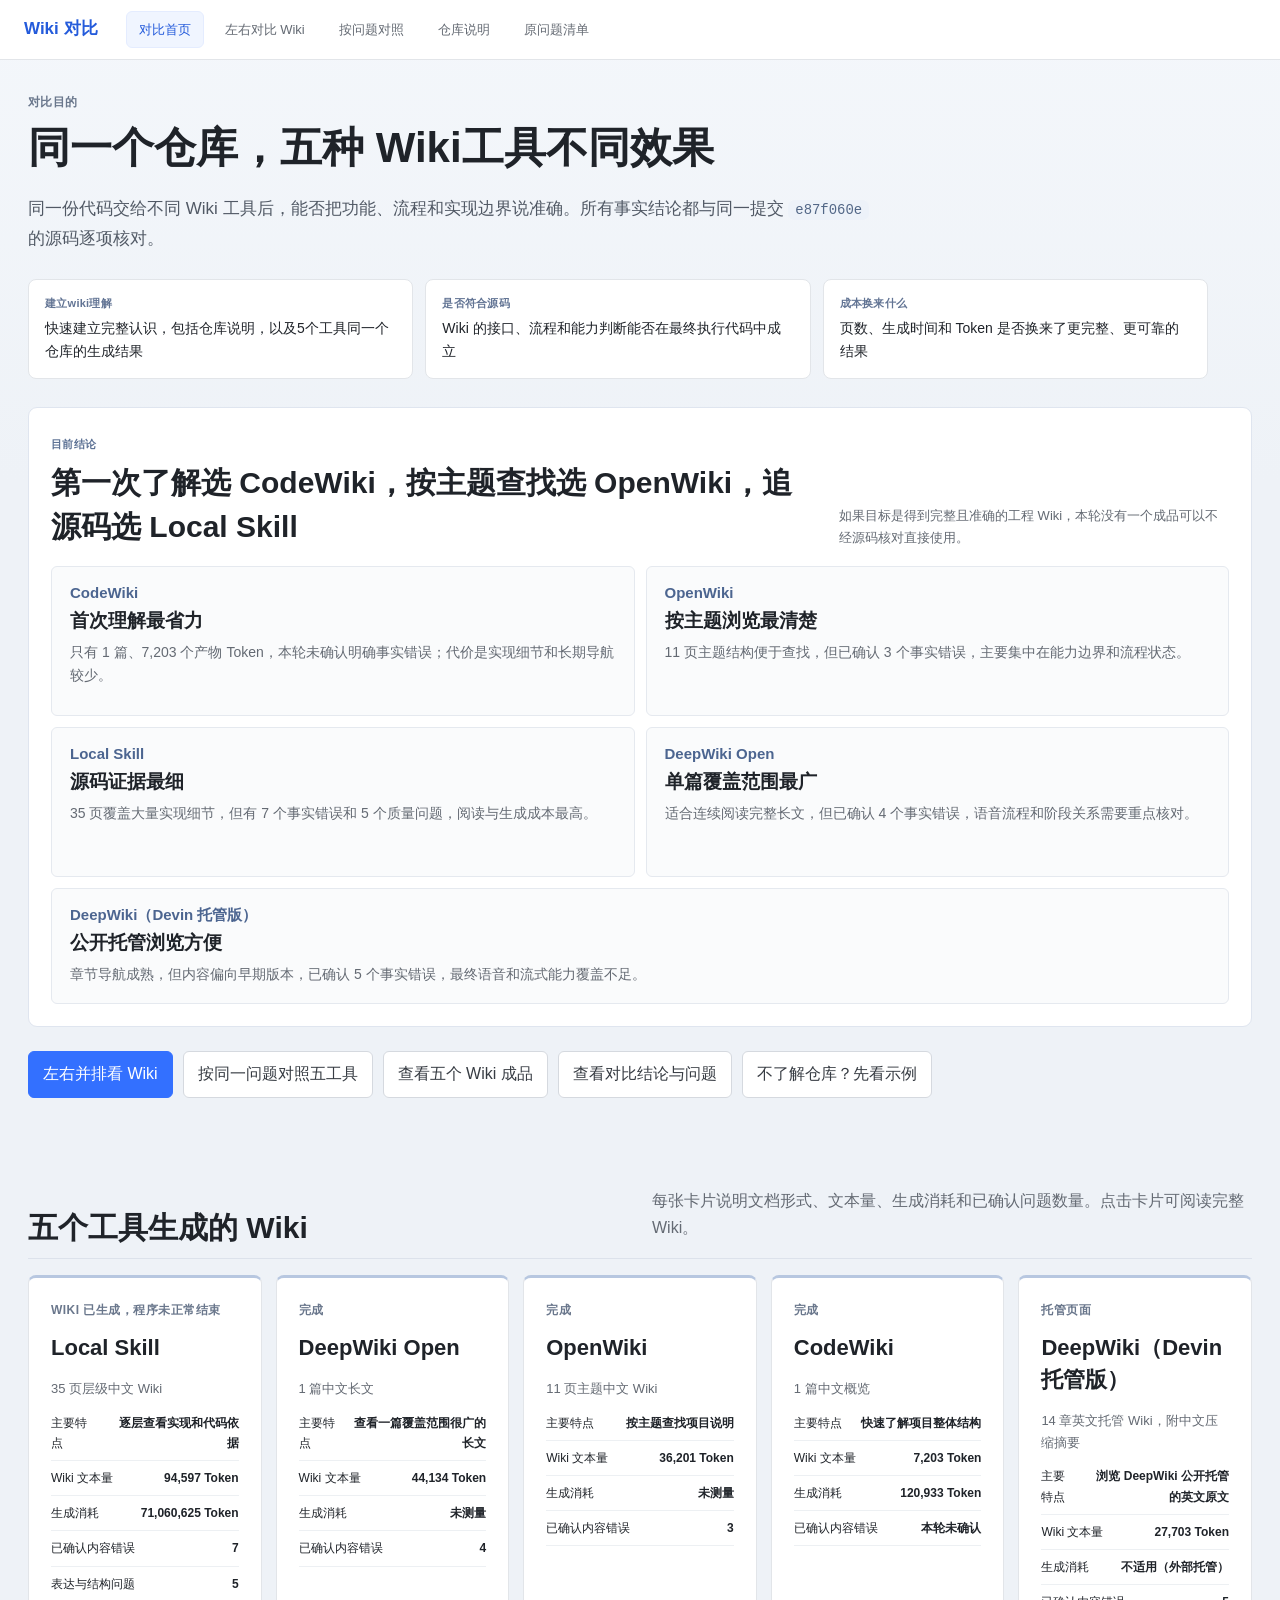
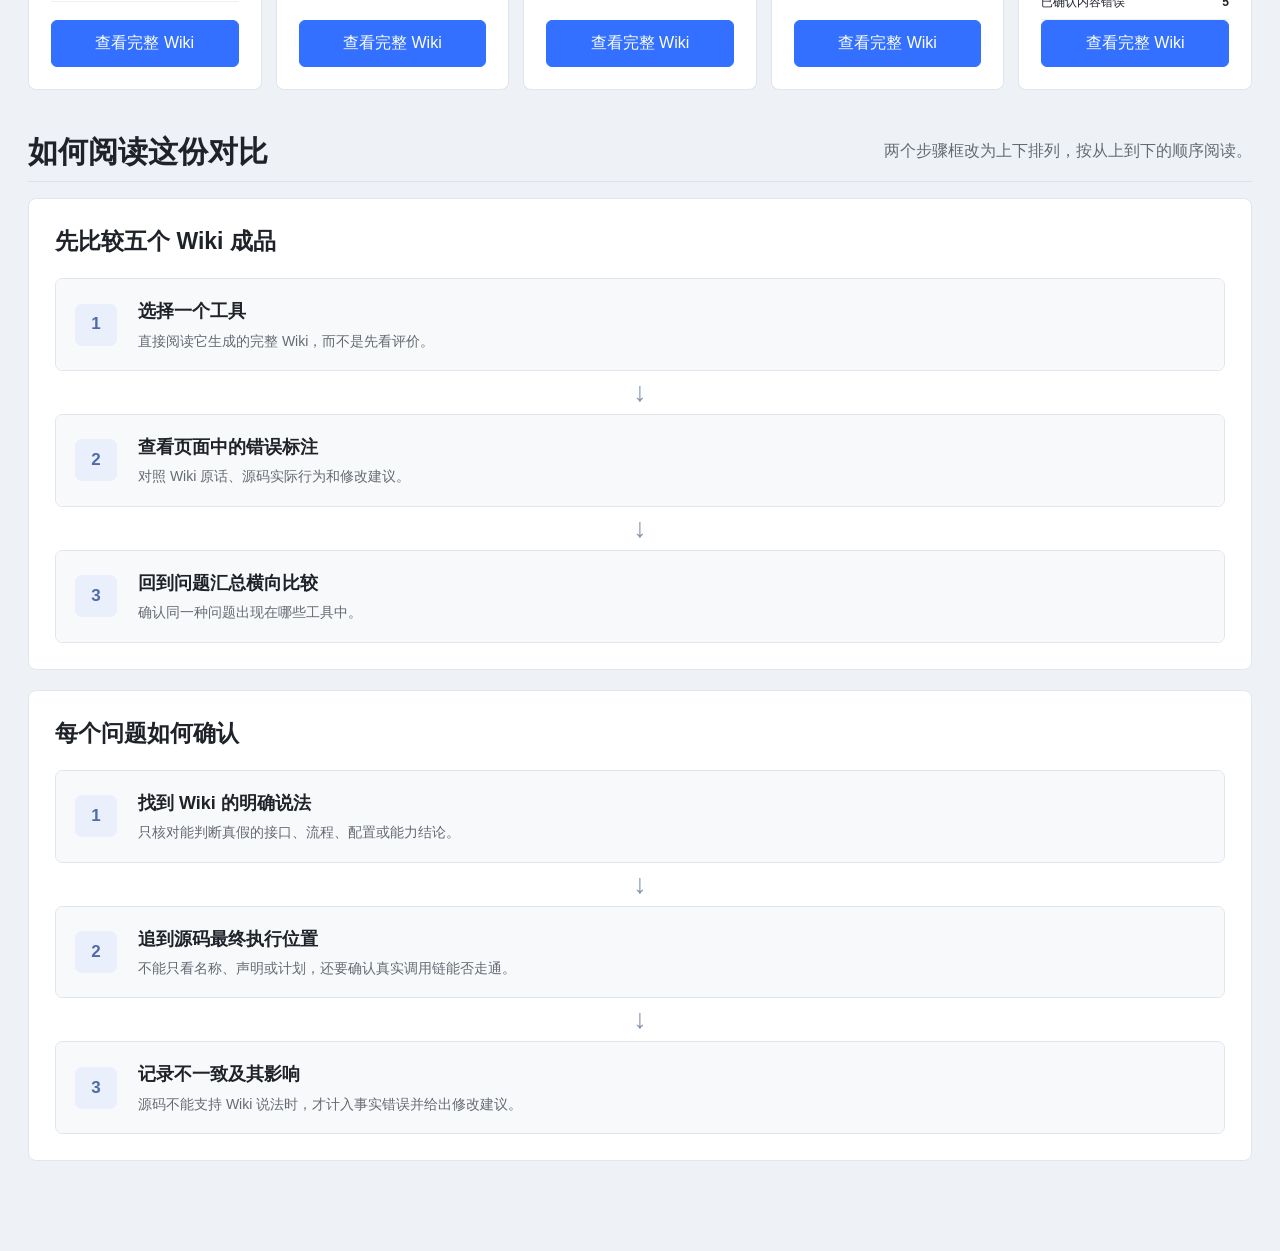
<file: index.html>
<!doctype html><html lang="zh-CN"><head><meta charset="utf-8"><meta name="viewport" content="width=device-width,initial-scale=1"><title>五工具 Wiki 对比结果</title><link rel="stylesheet" href="assets/styles.css?v=20260907-compare1"></head><body class="hide-technical"><nav class="topbar"><a class="brand" href="index.html">Wiki 对比结果</a><a class="active" href="index.html">对比首页</a><a class="" href="repository-intro.html">仓库说明</a><a class="" href="local-skill.html">Local Skill</a><a class="" href="deepwiki-open.html">DeepWiki Open</a><a class="" href="openwiki.html">OpenWiki</a><a class="" href="codewiki.html">CodeWiki</a><a class="" href="devinwiki.html">DeepWiki（Devin 托管版）</a><a class="" href="issue-summary.html">问题汇总</a></nav><header class="hero comparison-hero"><div class="eyebrow">对比目的</div><h1>同一个仓库，五种 Wiki工具不同效果</h1><p class="lead">同一份代码交给不同 Wiki 工具后，能否把功能、流程和实现边界说准确。所有事实结论都与同一提交 <code>e87f060e</code> 的源码逐项核对。</p><div class="purpose-strip comparison-purpose"><div><strong>建立wiki理解</strong><span>快速建立完整认识，包括仓库说明，以及5个工具同一个仓库的生成结果</span></div><div><strong>是否符合源码</strong><span>Wiki 的接口、流程和能力判断能否在最终执行代码中成立</span></div><div><strong>成本换来什么</strong><span>页数、生成时间和 Token 是否换来了更完整、更可靠的结果</span></div></div><section class="conclusion-panel"><div class="conclusion-panel-heading"><div><span>目前结论</span><h2>第一次了解选 CodeWiki，按主题查找选 OpenWiki，追源码选 Local Skill</h2></div><p>如果目标是得到完整且准确的工程 Wiki，本轮没有一个成品可以不经源码核对直接使用。</p></div><div class="tool-verdict-grid"><article><h3>CodeWiki</h3><strong>首次理解最省力</strong><p>只有 1 篇、7,203 个产物 Token，本轮未确认明确事实错误；代价是实现细节和长期导航较少。</p></article><article><h3>OpenWiki</h3><strong>按主题浏览最清楚</strong><p>11 页主题结构便于查找，但已确认 3 个事实错误，主要集中在能力边界和流程状态。</p></article><article><h3>Local Skill</h3><strong>源码证据最细</strong><p>35 页覆盖大量实现细节，但有 7 个事实错误和 5 个质量问题，阅读与生成成本最高。</p></article><article><h3>DeepWiki Open</h3><strong>单篇覆盖范围最广</strong><p>适合连续阅读完整长文，但已确认 4 个事实错误，语音流程和阶段关系需要重点核对。</p></article><article><h3>DeepWiki（Devin 托管版）</h3><strong>公开托管浏览方便</strong><p>章节导航成熟，但内容偏向早期版本，已确认 5 个事实错误，最终语音和流式能力覆盖不足。</p></article></div></section><div class="hero-actions"><a class="button primary" href="local-skill.html">查看五个 Wiki 成品</a><a class="button" href="issue-summary.html">查看对比结论与问题</a><a class="button" href="repository-intro.html">不了解仓库？先看示例</a></div></header><main class="dashboard"><div class="section-title"><h2>五个工具生成的 Wiki</h2><p>每张卡片说明文档形式、文本量、生成消耗和已确认问题数量。点击卡片可阅读完整 Wiki。</p></div><section class="cards"><article class="tool-card"><div class="eyebrow">Wiki 已生成，程序未正常结束</div><h3>Local Skill</h3><p>35 页层级中文 Wiki</p><div class="metric-row"><span>主要特点</span><strong>逐层查看实现和代码依据</strong></div><div class="metric-row"><span>Wiki 文本量</span><strong>94,597 Token</strong></div><div class="metric-row"><span>生成消耗</span><strong>71,060,625 Token</strong></div><div class="metric-row"><span>已确认内容错误</span><strong>7</strong></div><div class="metric-row"><span>表达与结构问题</span><strong>5</strong></div><a class="button primary" href="local-skill.html">查看完整 Wiki</a></article><article class="tool-card"><div class="eyebrow">完成</div><h3>DeepWiki Open</h3><p>1 篇中文长文</p><div class="metric-row"><span>主要特点</span><strong>查看一篇覆盖范围很广的长文</strong></div><div class="metric-row"><span>Wiki 文本量</span><strong>44,134 Token</strong></div><div class="metric-row"><span>生成消耗</span><strong>未测量</strong></div><div class="metric-row"><span>已确认内容错误</span><strong>4</strong></div><a class="button primary" href="deepwiki-open.html">查看完整 Wiki</a></article><article class="tool-card"><div class="eyebrow">完成</div><h3>OpenWiki</h3><p>11 页主题中文 Wiki</p><div class="metric-row"><span>主要特点</span><strong>按主题查找项目说明</strong></div><div class="metric-row"><span>Wiki 文本量</span><strong>36,201 Token</strong></div><div class="metric-row"><span>生成消耗</span><strong>未测量</strong></div><div class="metric-row"><span>已确认内容错误</span><strong>3</strong></div><a class="button primary" href="openwiki.html">查看完整 Wiki</a></article><article class="tool-card"><div class="eyebrow">完成</div><h3>CodeWiki</h3><p>1 篇中文概览</p><div class="metric-row"><span>主要特点</span><strong>快速了解项目整体结构</strong></div><div class="metric-row"><span>Wiki 文本量</span><strong>7,203 Token</strong></div><div class="metric-row"><span>生成消耗</span><strong>120,933 Token</strong></div><div class="metric-row"><span>已确认内容错误</span><strong>本轮未确认</strong></div><a class="button primary" href="codewiki.html">查看完整 Wiki</a></article><article class="tool-card"><div class="eyebrow">托管页面</div><h3>DeepWiki（Devin 托管版）</h3><p>14 章英文托管 Wiki，附中文压缩摘要</p><div class="metric-row"><span>主要特点</span><strong>浏览 DeepWiki 公开托管的英文原文</strong></div><div class="metric-row"><span>Wiki 文本量</span><strong>27,703 Token</strong></div><div class="metric-row"><span>生成消耗</span><strong>不适用（外部托管）</strong></div><div class="metric-row"><span>已确认内容错误</span><strong>5</strong></div><a class="button primary" href="devinwiki.html">查看完整 Wiki</a></article></section><div class="section-title"><h2>如何阅读这份对比</h2><p>两个步骤框改为上下排列，按从上到下的顺序阅读。</p></div><section class="reading-guide-grid"><article class="diagram-card reading-card"><h3>先比较五个 Wiki 成品</h3><div class="reading-flow"><div class="reading-step"><span>1</span><div><strong>选择一个工具</strong><p>直接阅读它生成的完整 Wiki，而不是先看评价。</p></div></div><div class="reading-arrow">↓</div><div class="reading-step"><span>2</span><div><strong>查看页面中的错误标注</strong><p>对照 Wiki 原话、源码实际行为和修改建议。</p></div></div><div class="reading-arrow">↓</div><div class="reading-step"><span>3</span><div><strong>回到问题汇总横向比较</strong><p>确认同一种问题出现在哪些工具中。</p></div></div></div></article><article class="diagram-card reading-card"><h3>每个问题如何确认</h3><div class="reading-flow"><div class="reading-step"><span>1</span><div><strong>找到 Wiki 的明确说法</strong><p>只核对能判断真假的接口、流程、配置或能力结论。</p></div></div><div class="reading-arrow">↓</div><div class="reading-step"><span>2</span><div><strong>追到源码最终执行位置</strong><p>不能只看名称、声明或计划，还要确认真实调用链能否走通。</p></div></div><div class="reading-arrow">↓</div><div class="reading-step"><span>3</span><div><strong>记录不一致及其影响</strong><p>源码不能支持 Wiki 说法时，才计入事实错误并给出修改建议。</p></div></div></div></article></section></main><script src="assets/mermaid.min.js"></script><script src="assets/app.js?v=20260907-compare1"></script></body></html>
</file>
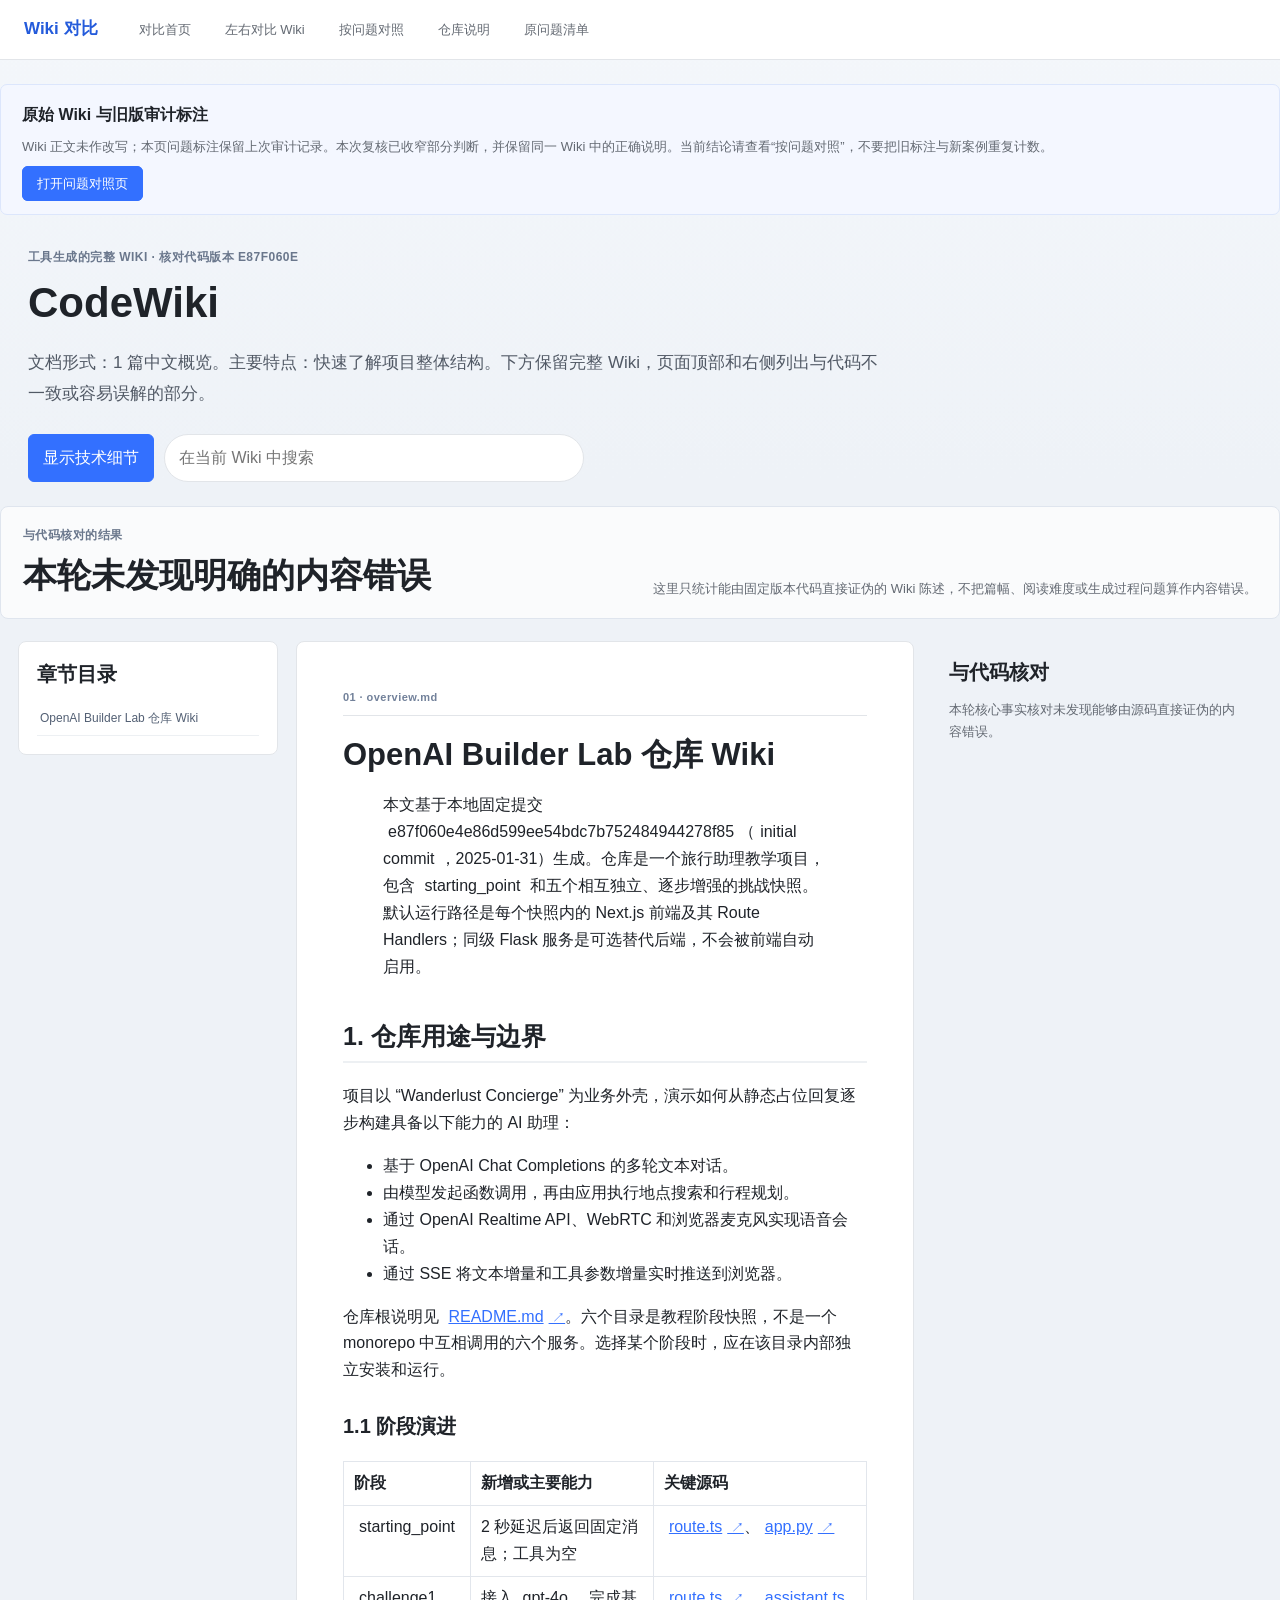
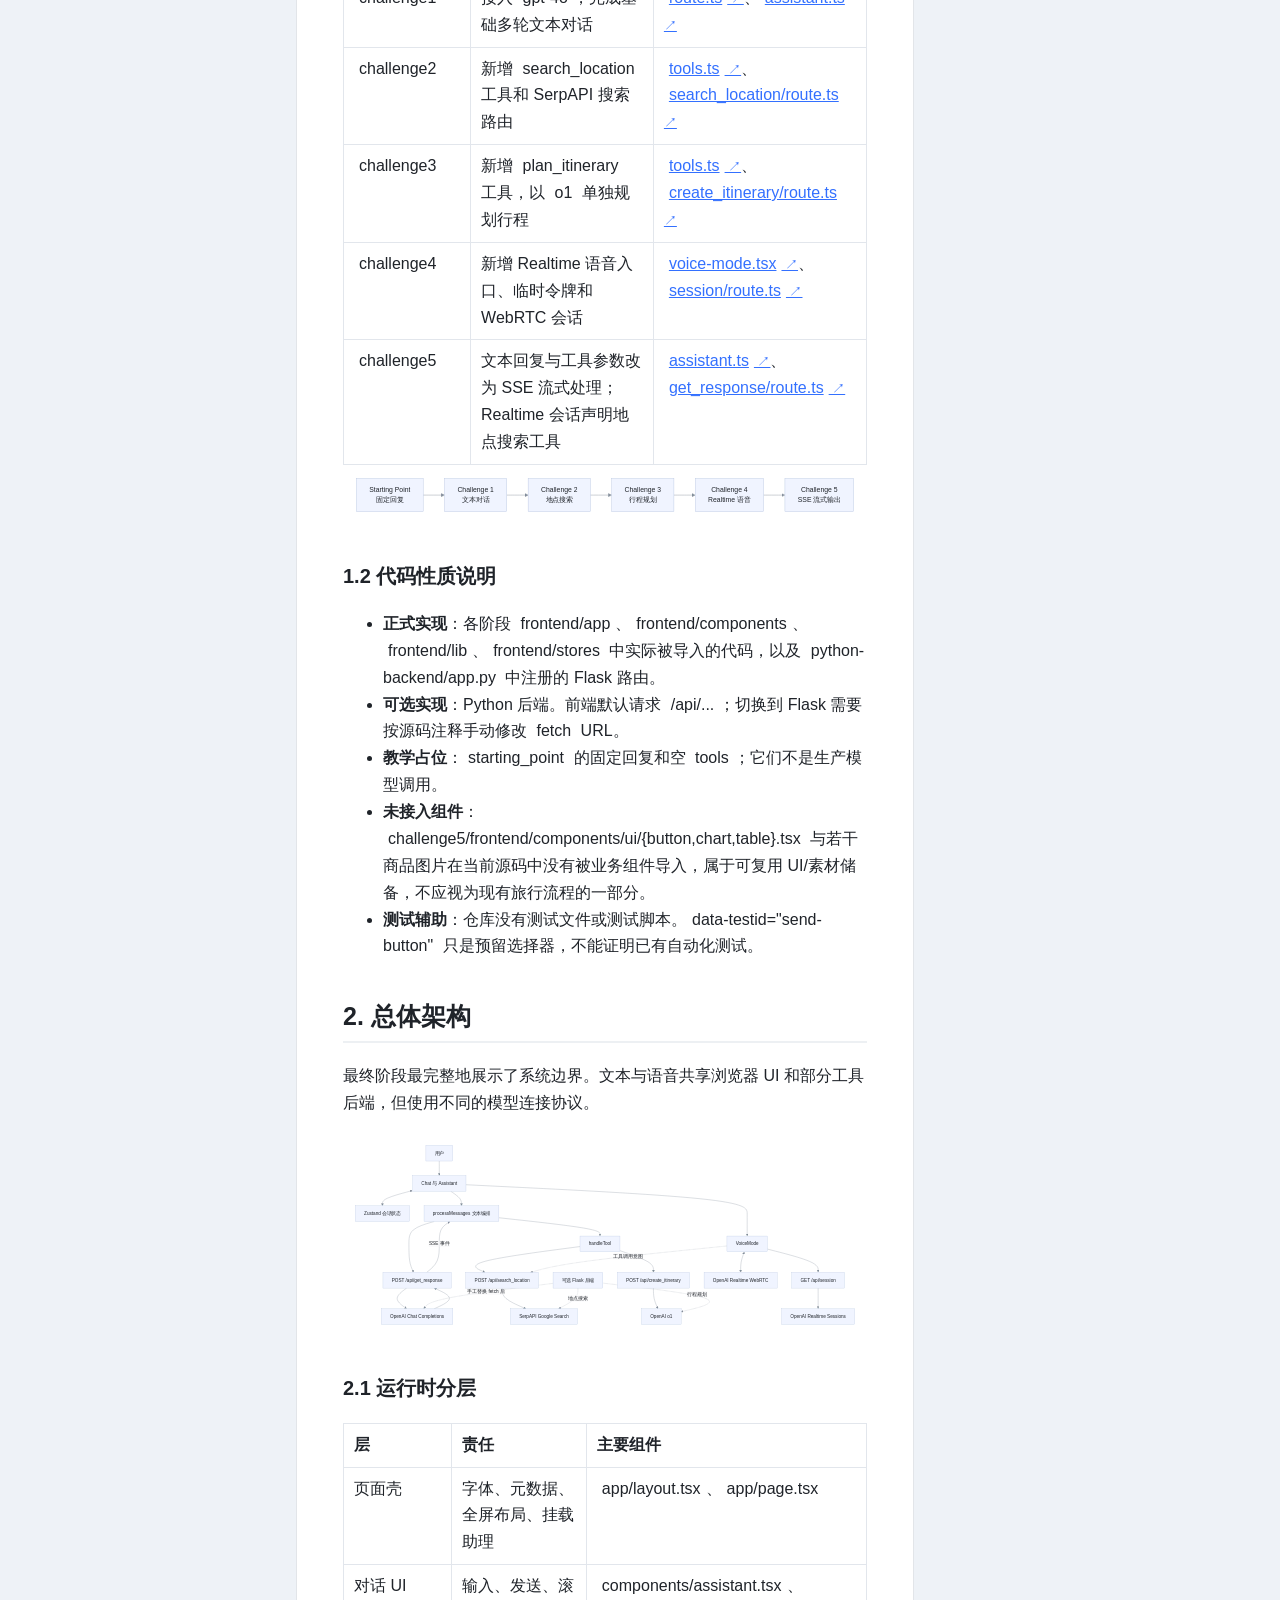
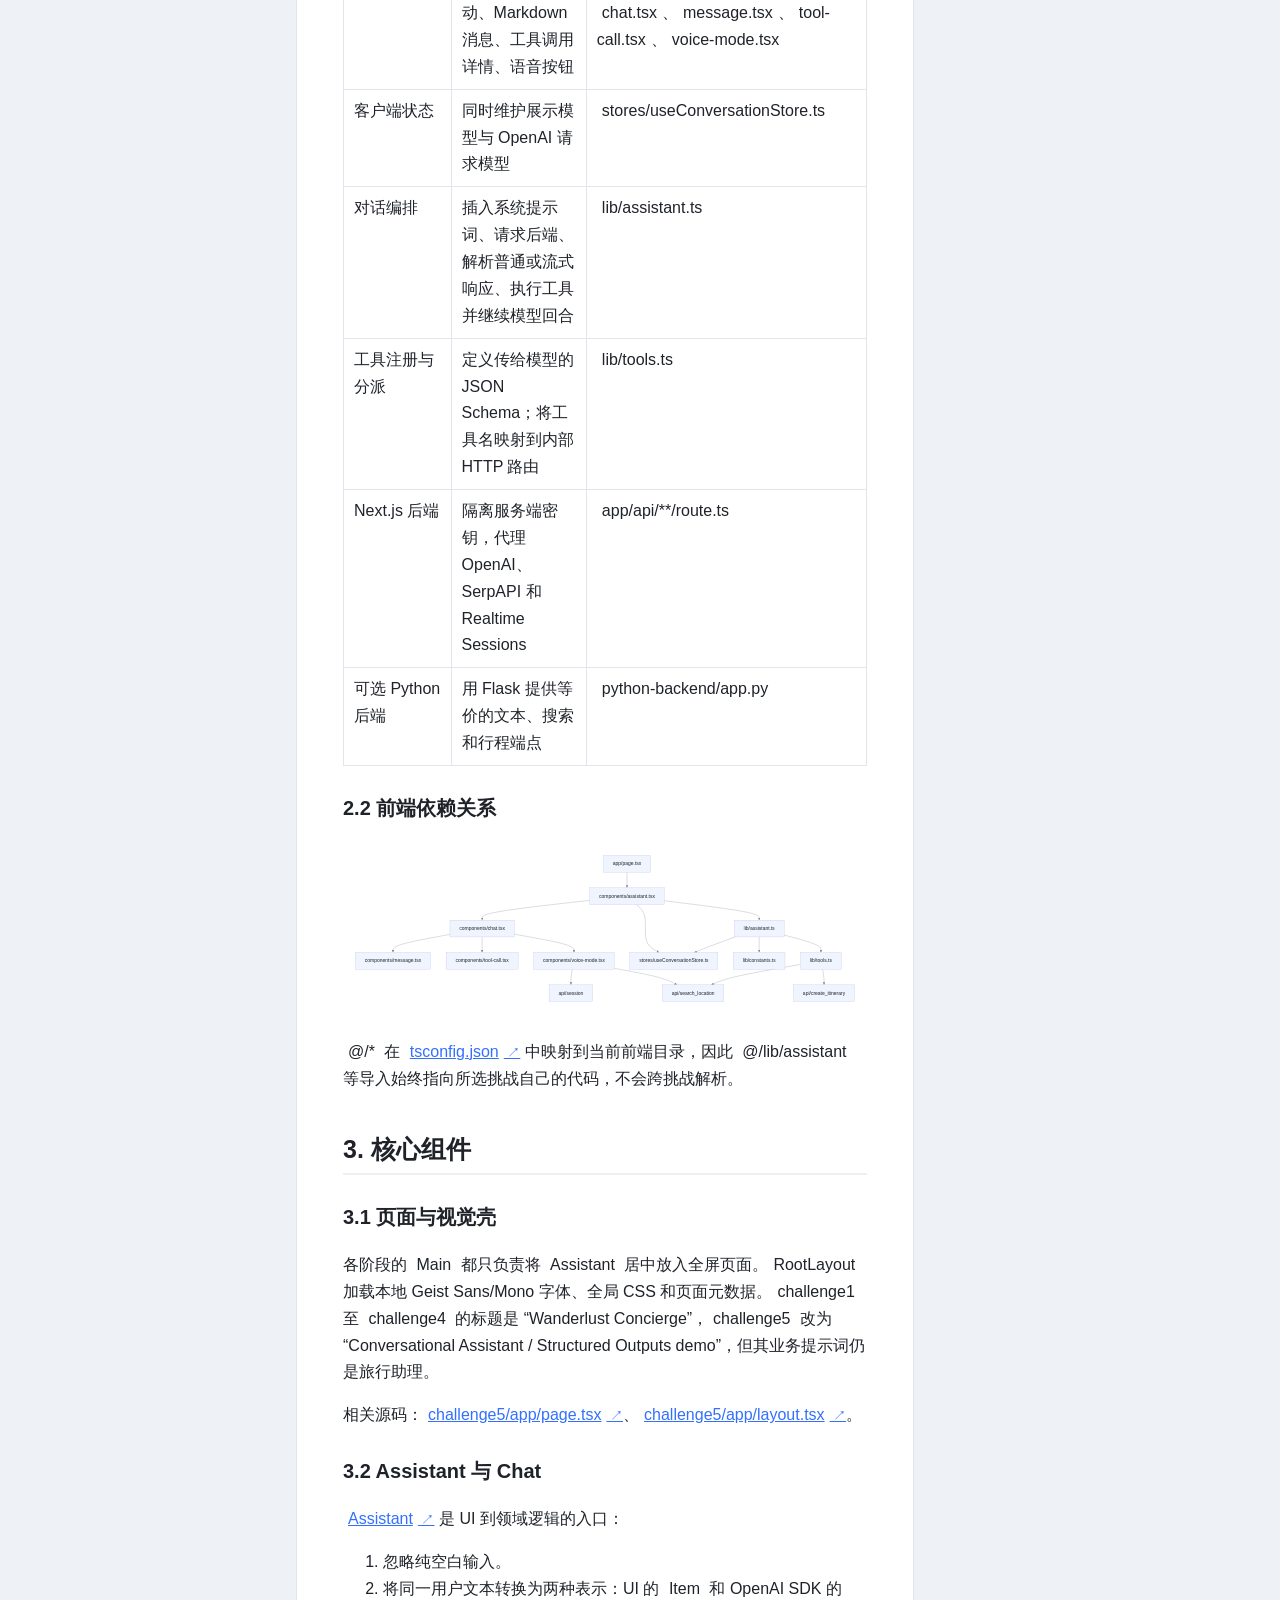
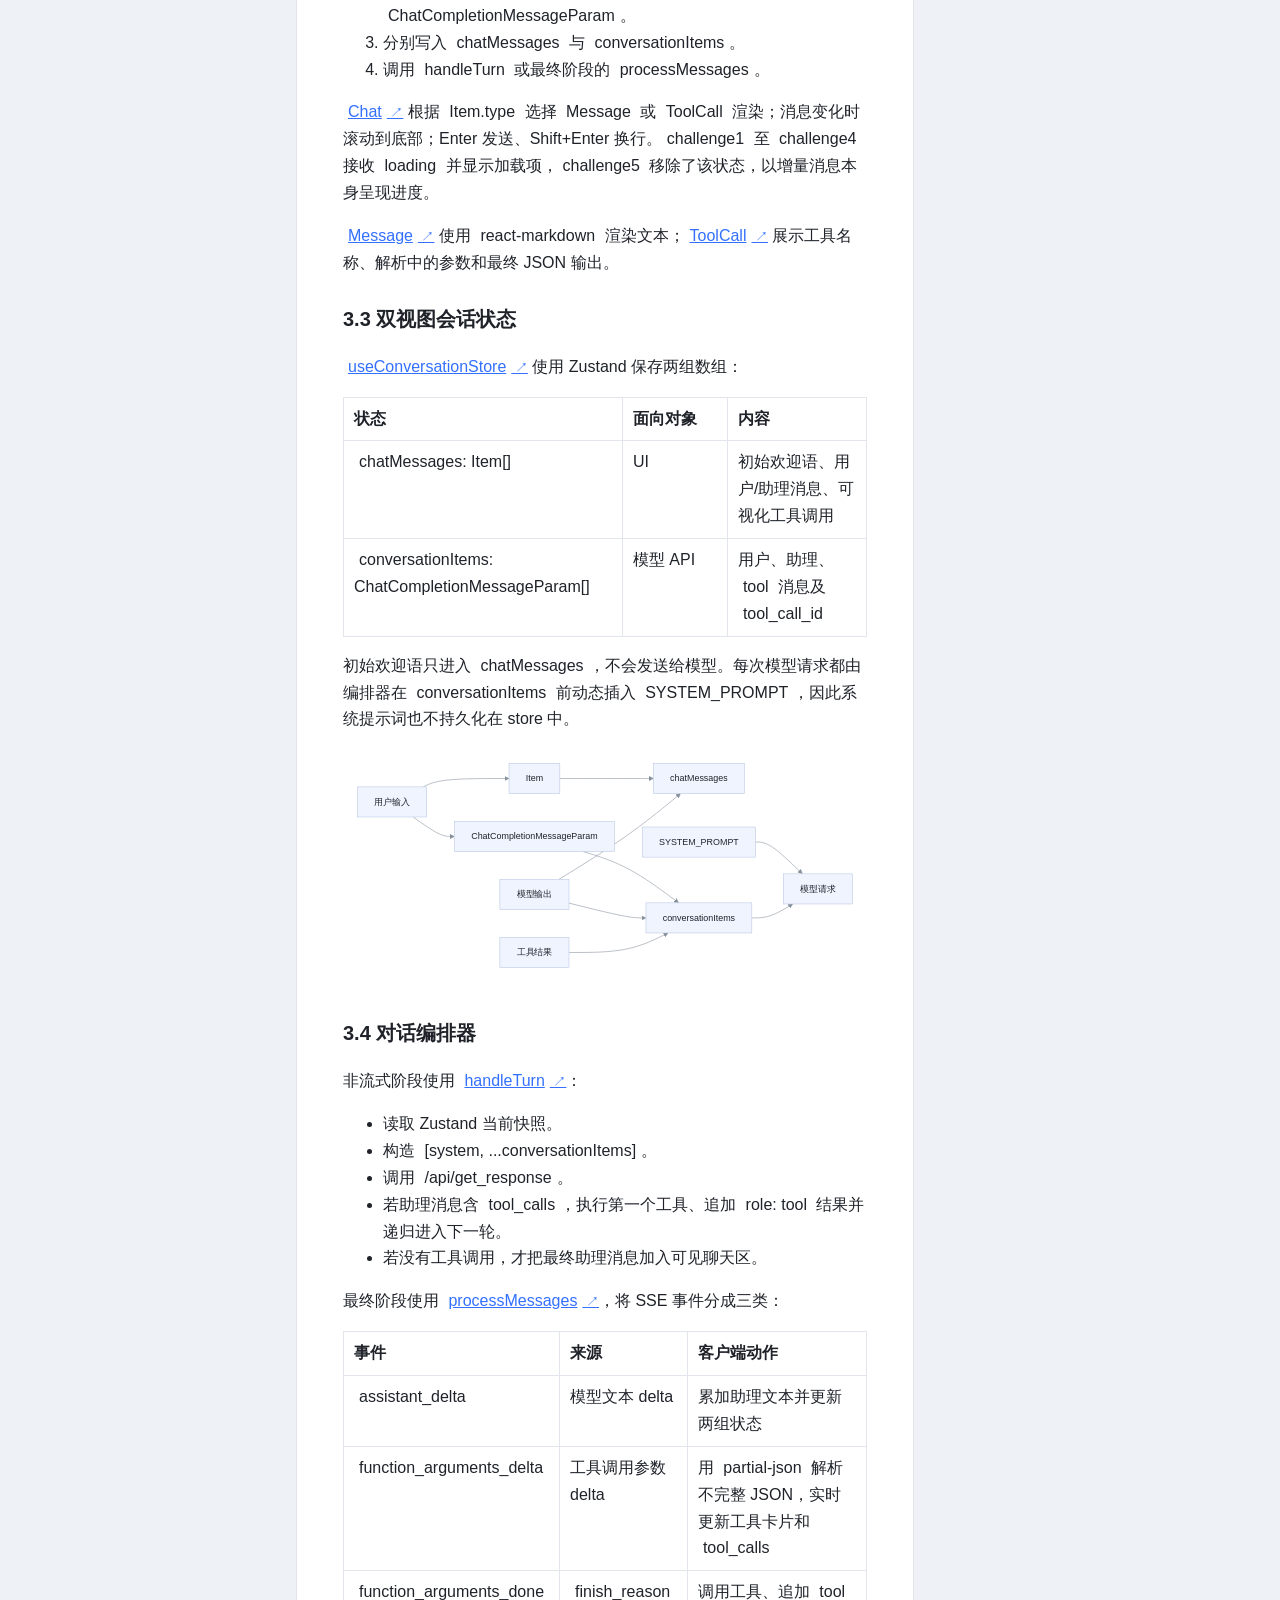
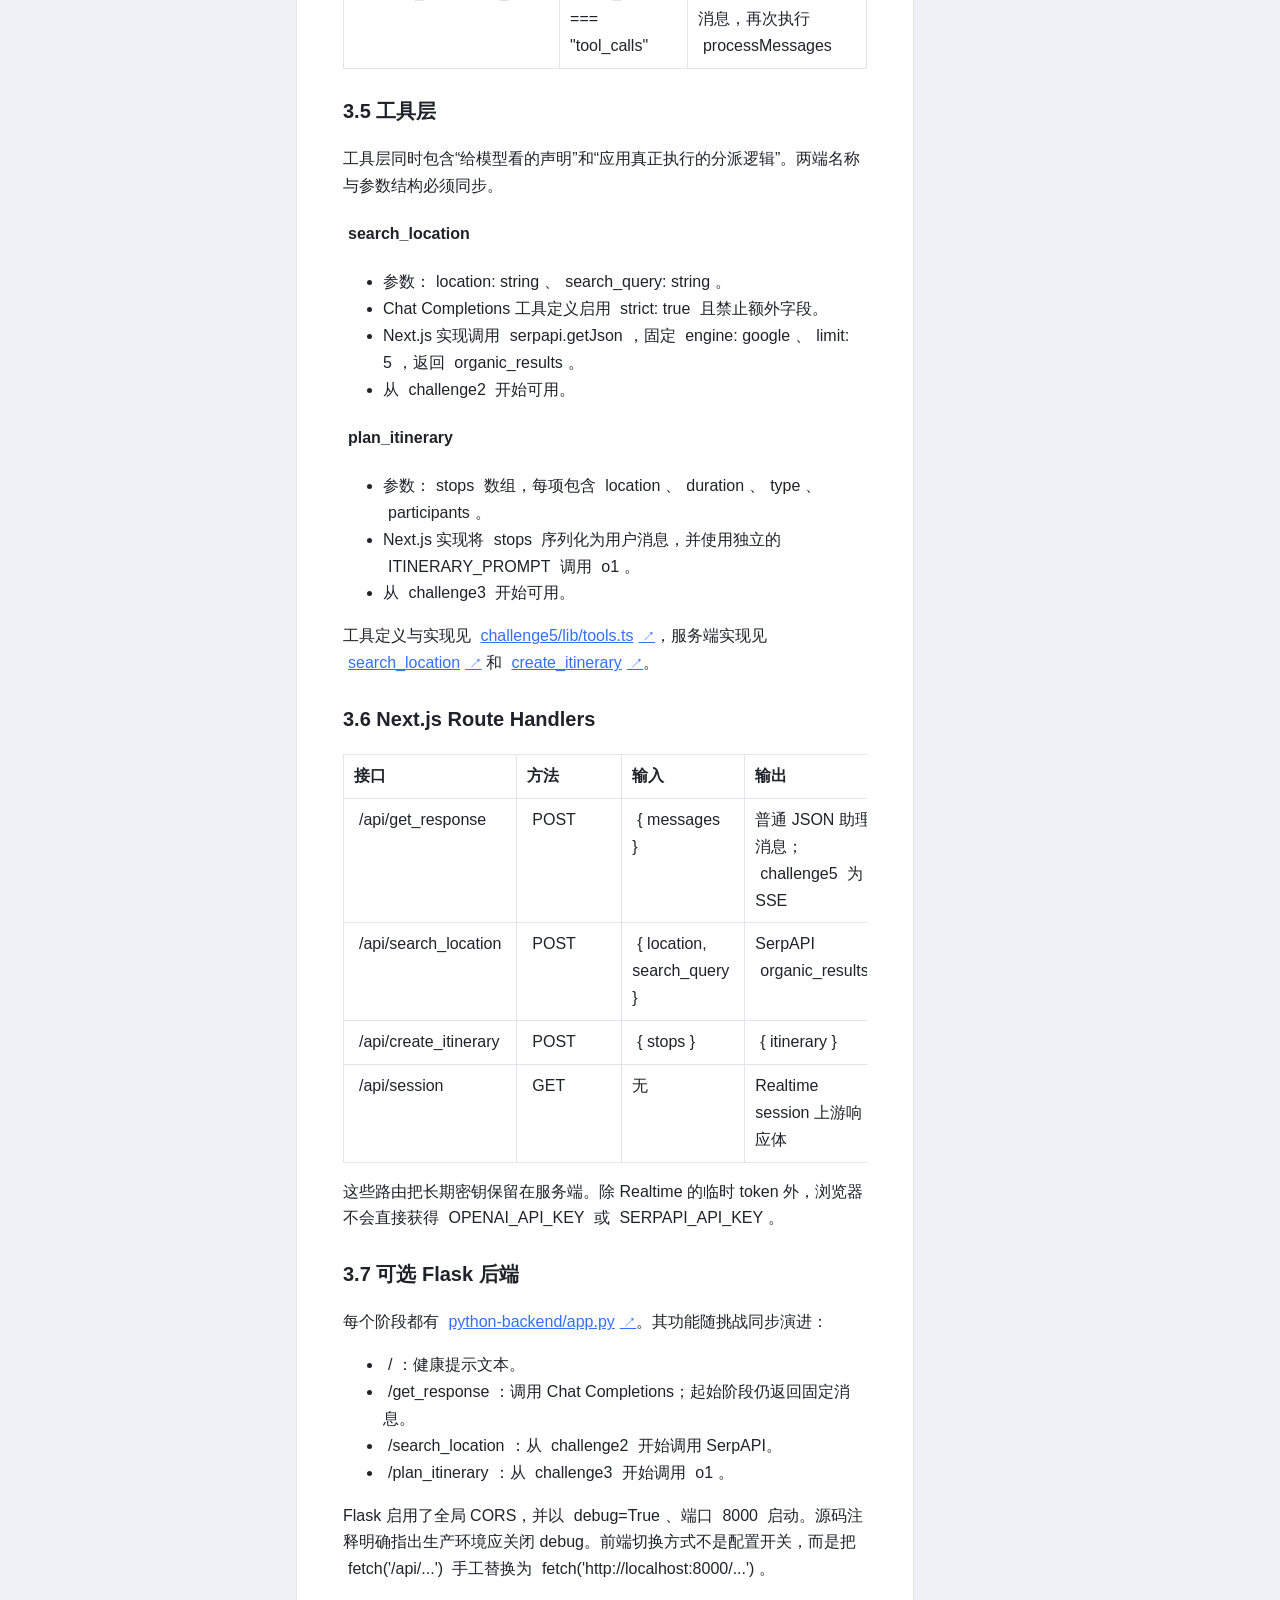
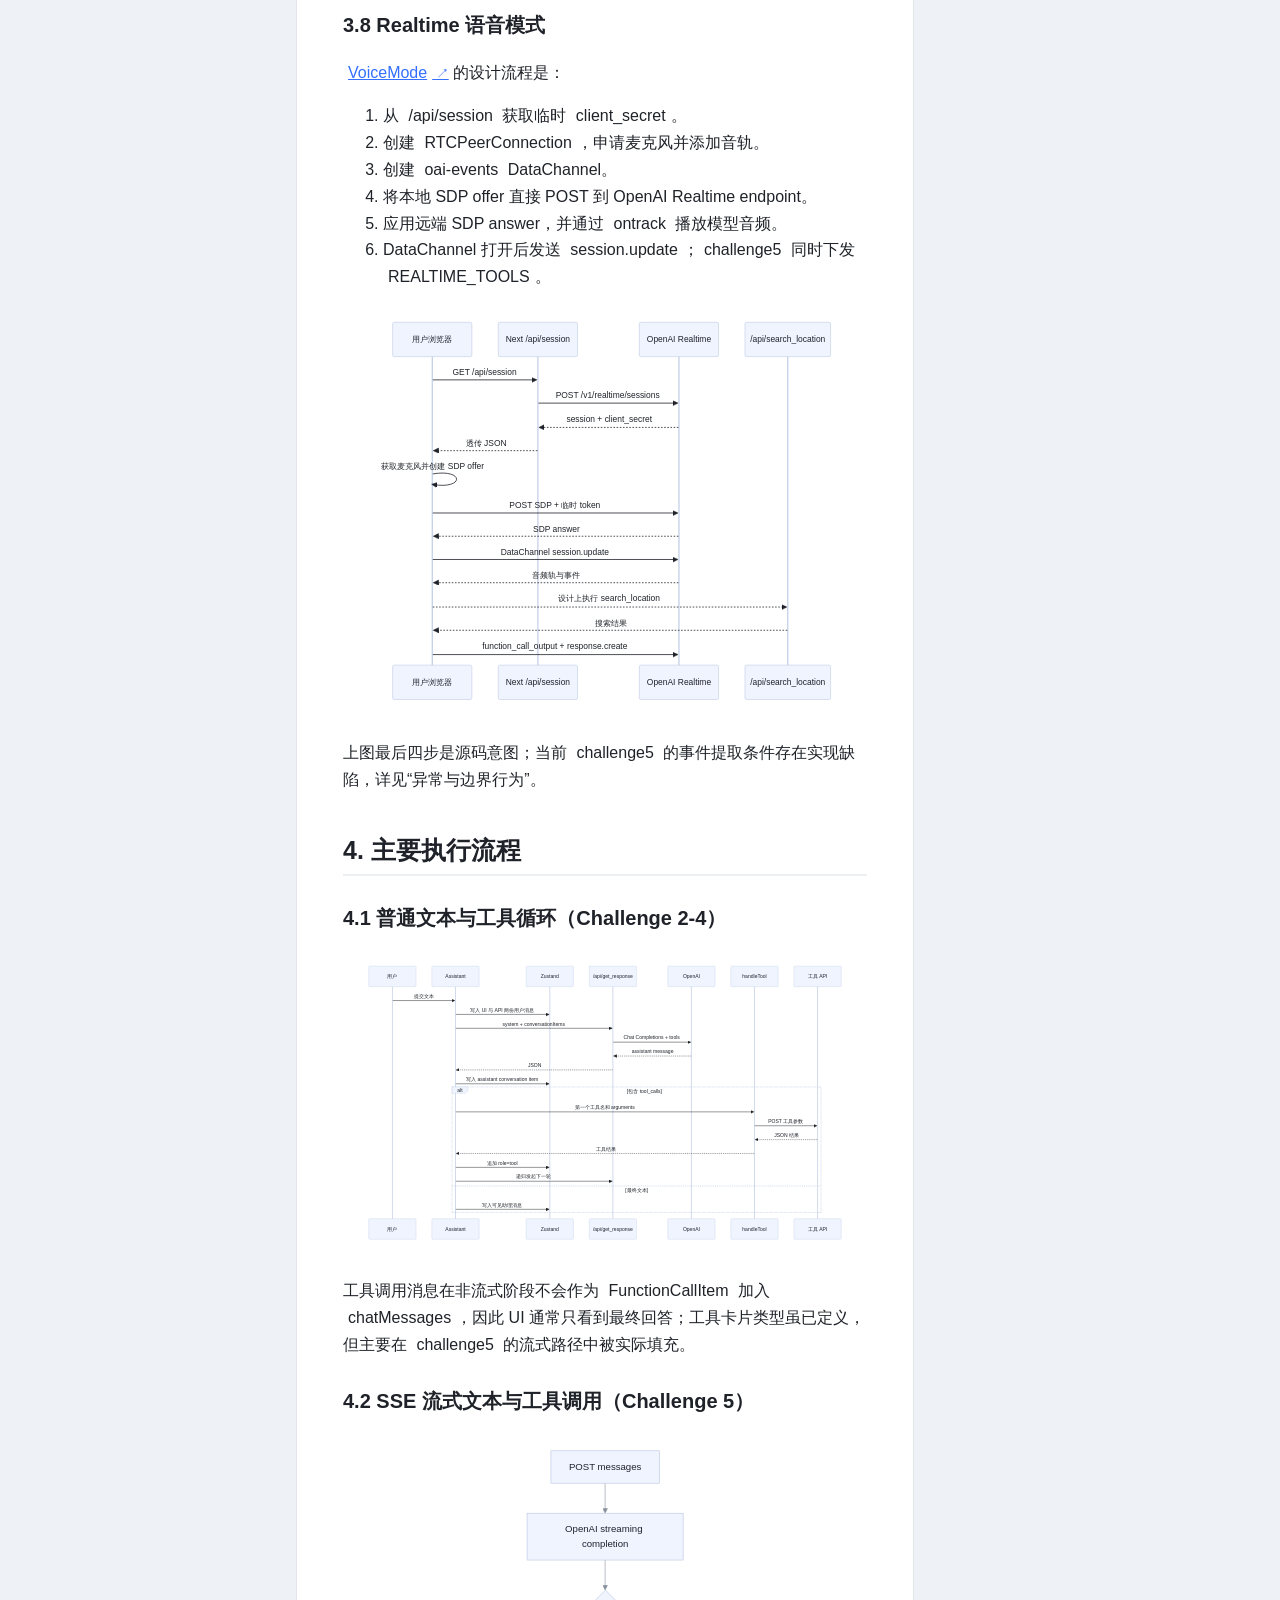
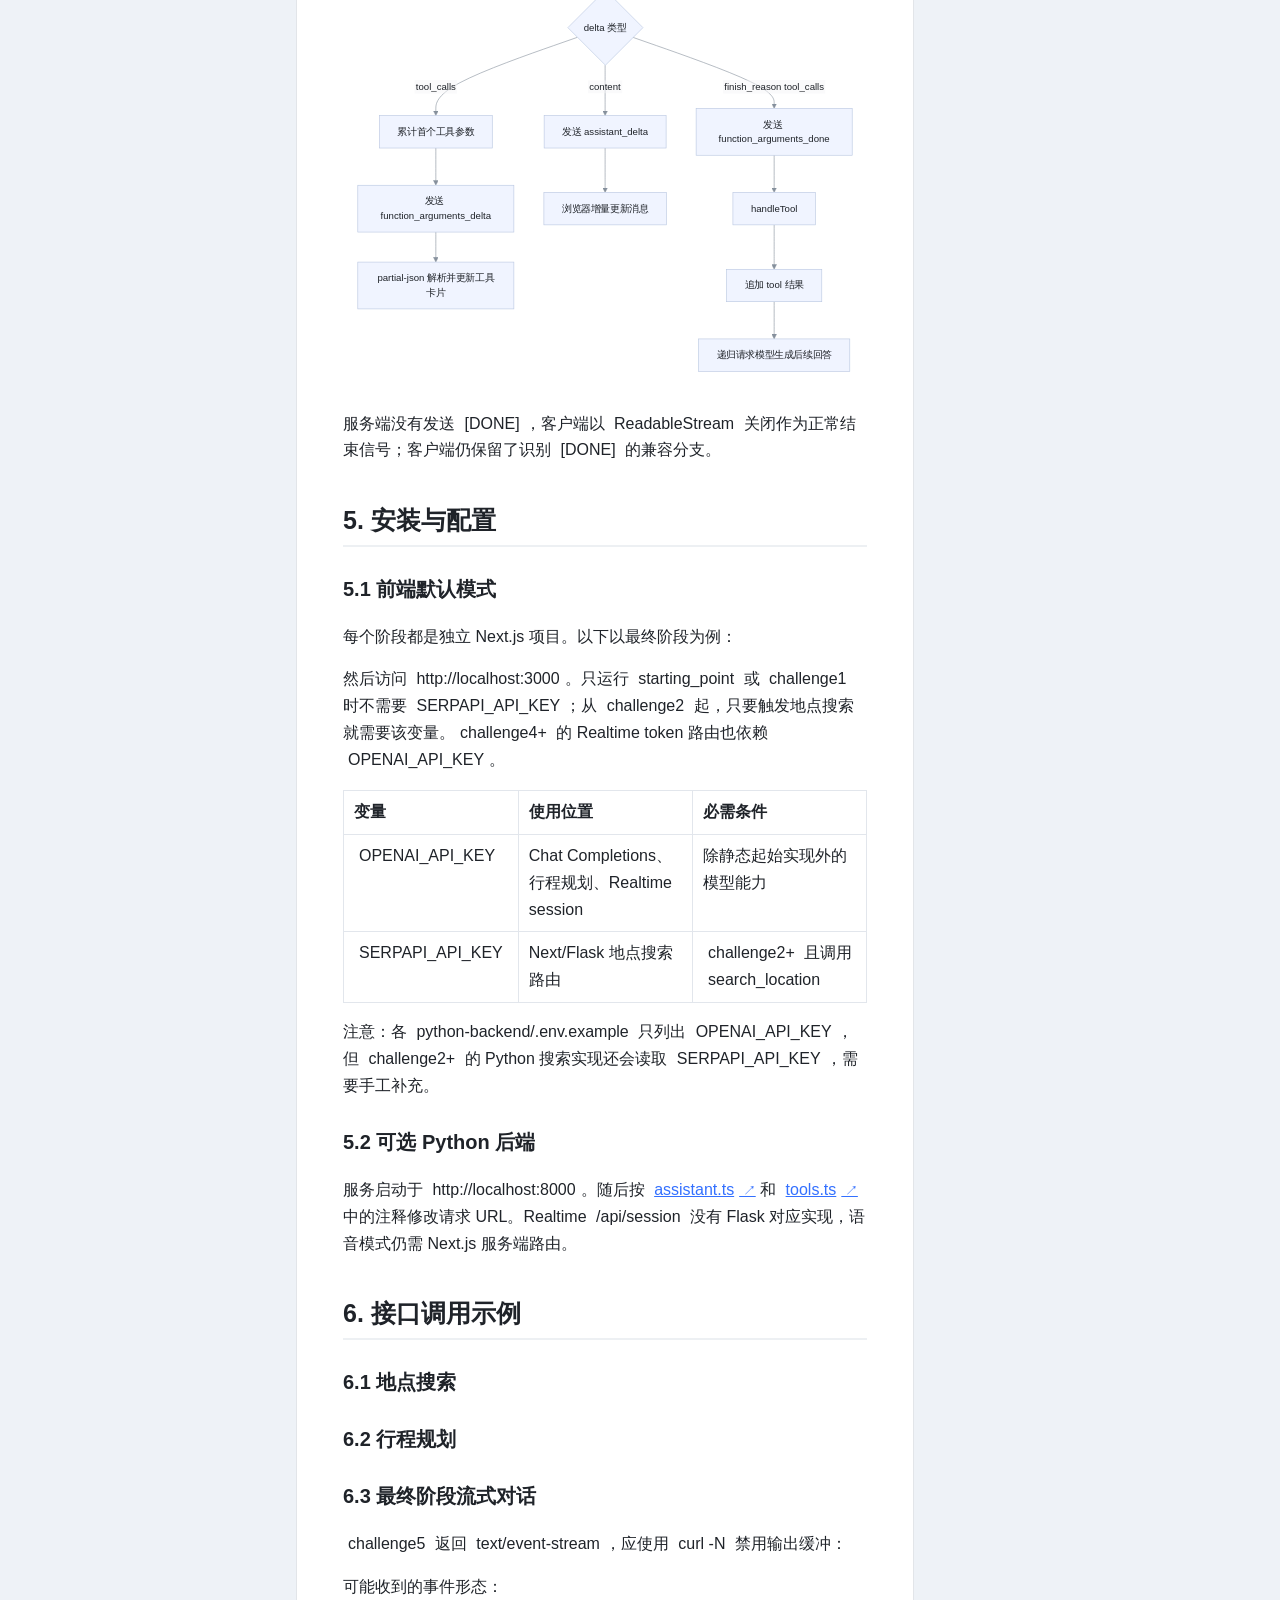
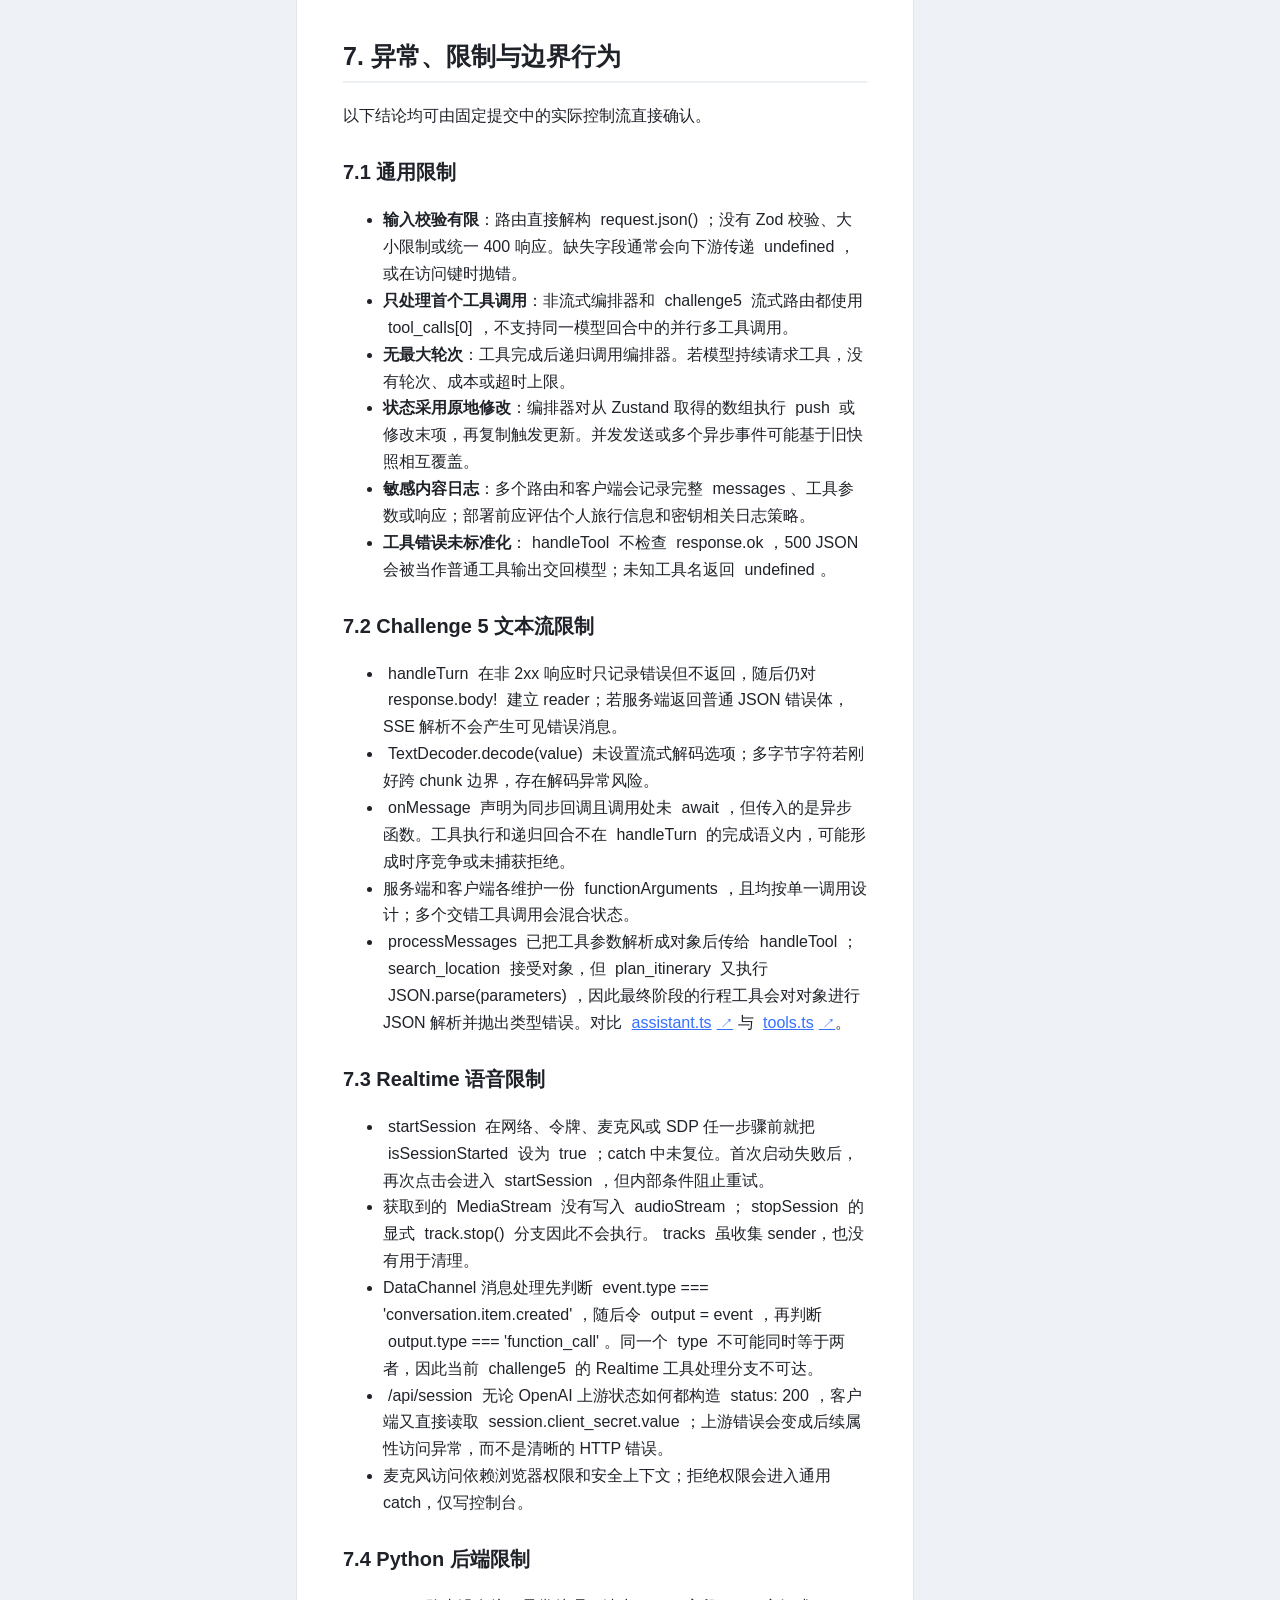
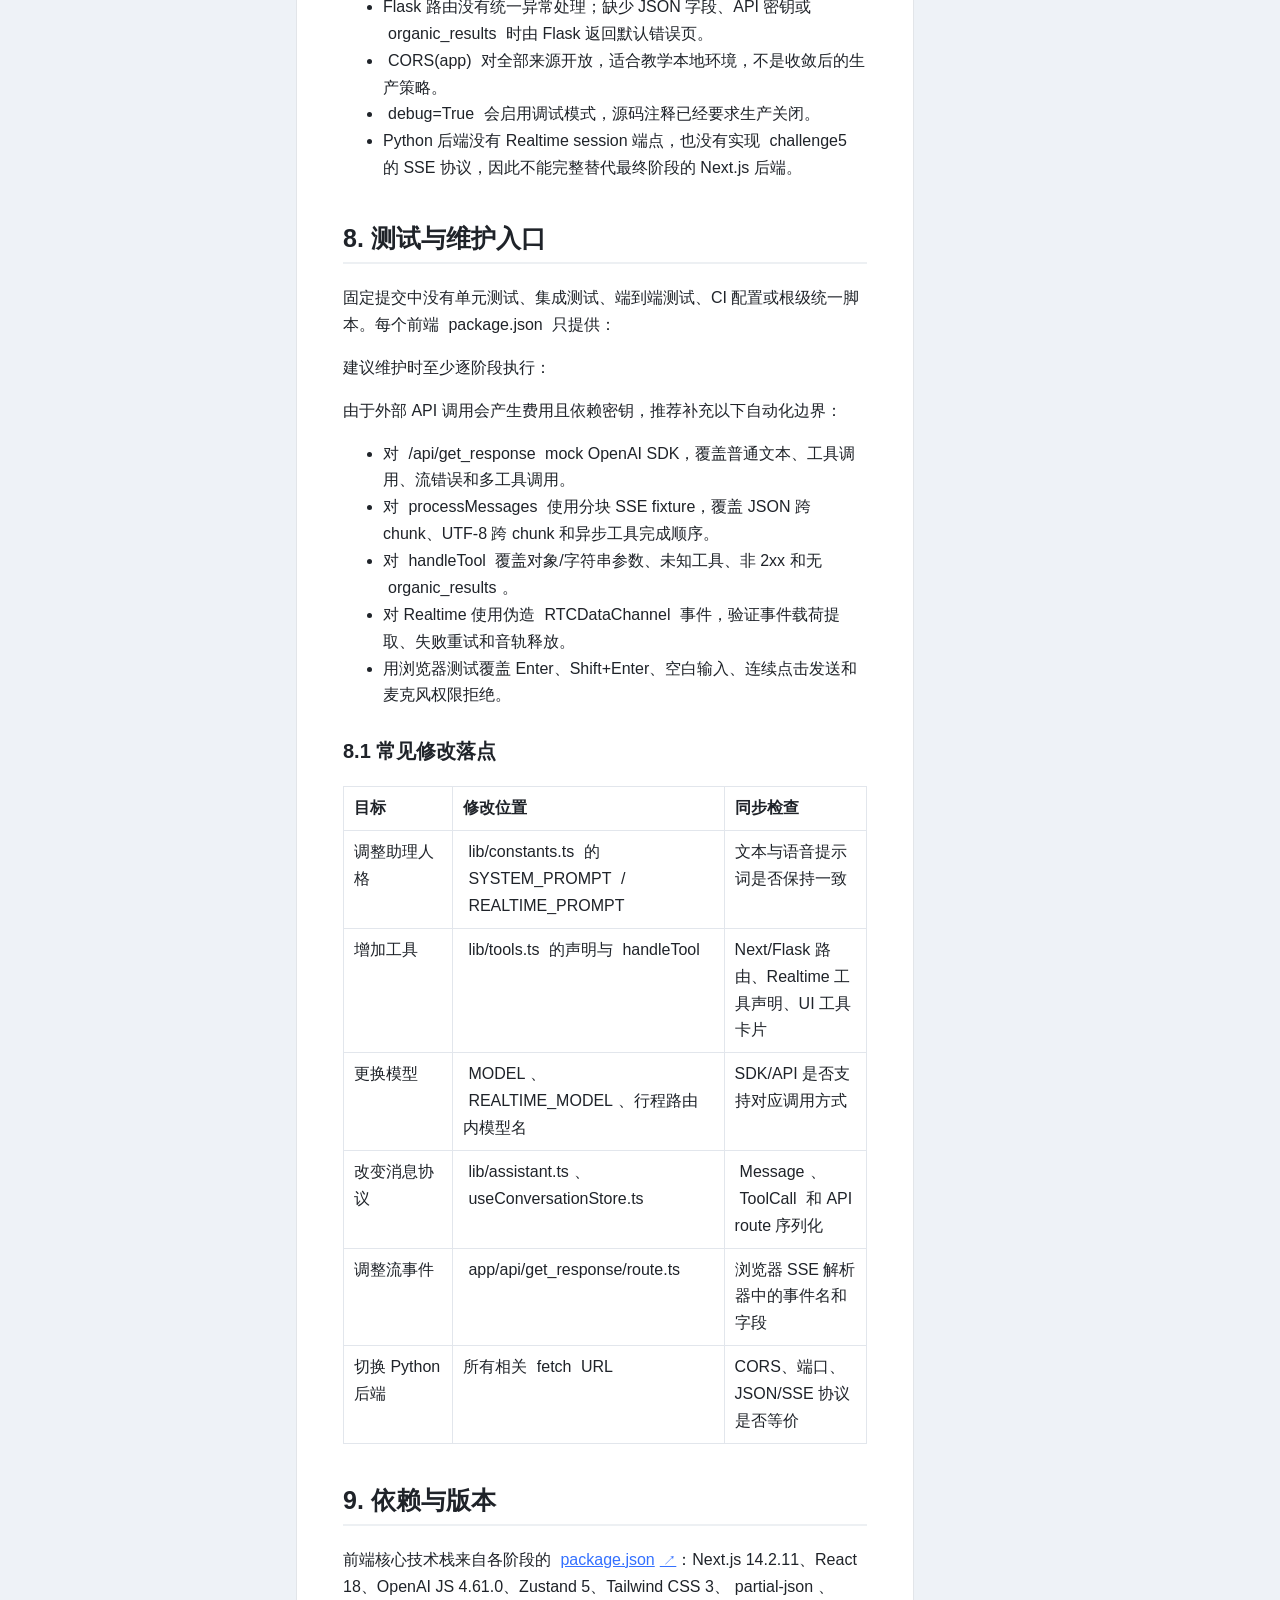
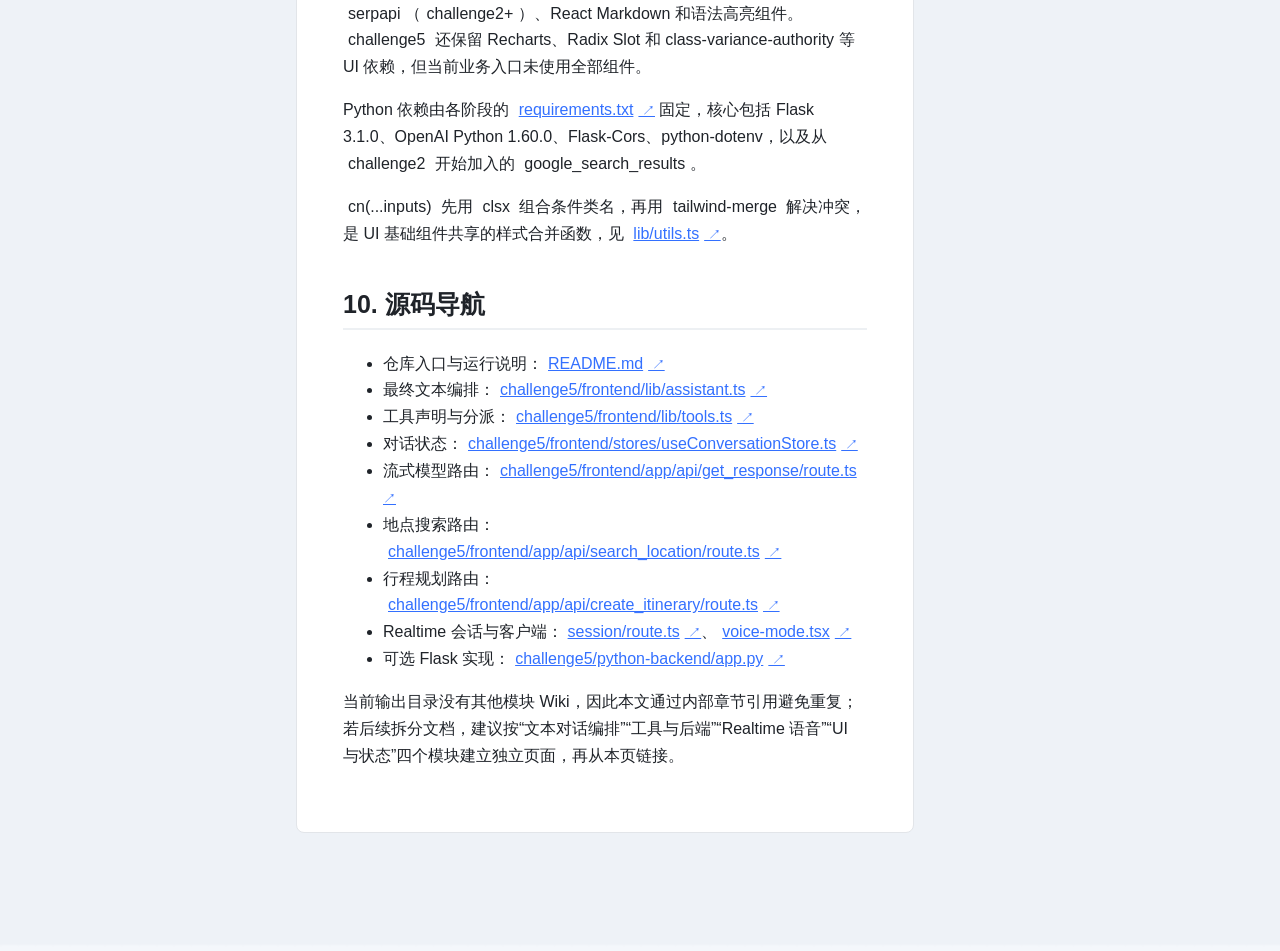
<file: codewiki.html>
<!doctype html><html lang="zh-CN"><head><meta charset="utf-8"><meta name="viewport" content="width=device-width,initial-scale=1"><title>CodeWiki · Wiki 对比结果</title><link rel="stylesheet" href="assets/styles.css?v=20260907-compare1"></head><body class="hide-technical"><nav class="topbar"><a class="brand" href="index.html">Wiki 对比结果</a><a class="" href="index.html">对比首页</a><a class="" href="repository-intro.html">仓库说明</a><a class="" href="local-skill.html">Local Skill</a><a class="" href="deepwiki-open.html">DeepWiki Open</a><a class="" href="openwiki.html">OpenWiki</a><a class="active" href="codewiki.html">CodeWiki</a><a class="" href="devinwiki.html">DeepWiki（Devin 托管版）</a><a class="" href="issue-summary.html">问题汇总</a></nav><header class="page-hero"><div class="eyebrow">工具生成的完整 Wiki · 核对代码版本 e87f060e</div><h1>CodeWiki</h1><p class="lead">文档形式：1 篇中文概览。主要特点：快速了解项目整体结构。下方保留完整 Wiki，页面顶部和右侧列出与代码不一致或容易误解的部分。</p><div class="toolbar"><button class="is-active" data-tech-toggle>显示技术细节</button><input class="search" data-doc-search placeholder="在当前 Wiki 中搜索"></div></header><section class="issue-overview no-errors"><div class="issue-overview-heading"><div><div class="eyebrow">与代码核对的结果</div><h2>本轮未发现明确的内容错误</h2></div><p>这里只统计能由固定版本代码直接证伪的 Wiki 陈述，不把篇幅、阅读难度或生成过程问题算作内容错误。</p></div></section><div class="reader-layout"><aside class="toc"><h2>章节目录</h2><a href="#original-1-openai-builder-lab-仓库-wiki">OpenAI Builder Lab 仓库 Wiki</a></aside><main class="reader"><div id="wiki-original"><article class="wiki-doc" id="original-1-openai-builder-lab-仓库-wiki"><div class="doc-kicker">01 · overview.md</div><h1>OpenAI Builder Lab 仓库 Wiki</h1>
<blockquote>
<p>本文基于本地固定提交 <code>e87f060e4e86d599ee54bdc7b752484944278f85</code>（<code>initial commit</code>，2025-01-31）生成。仓库是一个旅行助理教学项目，包含 <code>starting_point</code> 和五个相互独立、逐步增强的挑战快照。默认运行路径是每个快照内的 Next.js 前端及其 Route Handlers；同级 Flask 服务是可选替代后端，不会被前端自动启用。</p>
</blockquote>
<h2>1. 仓库用途与边界</h2>
<p>项目以 “Wanderlust Concierge” 为业务外壳，演示如何从静态占位回复逐步构建具备以下能力的 AI 助理：</p>
<ul>
<li>基于 OpenAI Chat Completions 的多轮文本对话。</li>
<li>由模型发起函数调用，再由应用执行地点搜索和行程规划。</li>
<li>通过 OpenAI Realtime API、WebRTC 和浏览器麦克风实现语音会话。</li>
<li>通过 SSE 将文本增量和工具参数增量实时推送到浏览器。</li>
</ul>
<p>仓库根说明见 <a class="source-link" href="https://github.com/openai/openai-builder-lab-solution/blob/e87f060e4e86d599ee54bdc7b752484944278f85/README.md" target="_blank" rel="noopener"><code>README.md</code></a>。六个目录是教程阶段快照，不是一个 monorepo 中互相调用的六个服务。选择某个阶段时，应在该目录内部独立安装和运行。</p>
<h3>1.1 阶段演进</h3>
<table>
<thead>
<tr>
<th>阶段</th>
<th>新增或主要能力</th>
<th>关键源码</th>
</tr>
</thead>
<tbody><tr>
<td><code>starting_point</code></td>
<td>2 秒延迟后返回固定消息；工具为空</td>
<td><a class="source-link" href="https://github.com/openai/openai-builder-lab-solution/blob/e87f060e4e86d599ee54bdc7b752484944278f85/starting_point/frontend/app/api/get_response/route.ts" target="_blank" rel="noopener"><code>route.ts</code></a>、<a class="source-link" href="https://github.com/openai/openai-builder-lab-solution/blob/e87f060e4e86d599ee54bdc7b752484944278f85/starting_point/python-backend/app.py" target="_blank" rel="noopener"><code>app.py</code></a></td>
</tr>
<tr>
<td><code>challenge1</code></td>
<td>接入 <code>gpt-4o</code>，完成基础多轮文本对话</td>
<td><a class="source-link" href="https://github.com/openai/openai-builder-lab-solution/blob/e87f060e4e86d599ee54bdc7b752484944278f85/challenge1/frontend/app/api/get_response/route.ts" target="_blank" rel="noopener"><code>route.ts</code></a>、<a class="source-link" href="https://github.com/openai/openai-builder-lab-solution/blob/e87f060e4e86d599ee54bdc7b752484944278f85/challenge1/frontend/lib/assistant.ts" target="_blank" rel="noopener"><code>assistant.ts</code></a></td>
</tr>
<tr>
<td><code>challenge2</code></td>
<td>新增 <code>search_location</code> 工具和 SerpAPI 搜索路由</td>
<td><a class="source-link" href="https://github.com/openai/openai-builder-lab-solution/blob/e87f060e4e86d599ee54bdc7b752484944278f85/challenge2/frontend/lib/tools.ts" target="_blank" rel="noopener"><code>tools.ts</code></a>、<a class="source-link" href="https://github.com/openai/openai-builder-lab-solution/blob/e87f060e4e86d599ee54bdc7b752484944278f85/challenge2/frontend/app/api/search_location/route.ts" target="_blank" rel="noopener"><code>search_location/route.ts</code></a></td>
</tr>
<tr>
<td><code>challenge3</code></td>
<td>新增 <code>plan_itinerary</code> 工具，以 <code>o1</code> 单独规划行程</td>
<td><a class="source-link" href="https://github.com/openai/openai-builder-lab-solution/blob/e87f060e4e86d599ee54bdc7b752484944278f85/challenge3/frontend/lib/tools.ts" target="_blank" rel="noopener"><code>tools.ts</code></a>、<a class="source-link" href="https://github.com/openai/openai-builder-lab-solution/blob/e87f060e4e86d599ee54bdc7b752484944278f85/challenge3/frontend/app/api/create_itinerary/route.ts" target="_blank" rel="noopener"><code>create_itinerary/route.ts</code></a></td>
</tr>
<tr>
<td><code>challenge4</code></td>
<td>新增 Realtime 语音入口、临时令牌和 WebRTC 会话</td>
<td><a class="source-link" href="https://github.com/openai/openai-builder-lab-solution/blob/e87f060e4e86d599ee54bdc7b752484944278f85/challenge4/frontend/components/voice-mode.tsx" target="_blank" rel="noopener"><code>voice-mode.tsx</code></a>、<a class="source-link" href="https://github.com/openai/openai-builder-lab-solution/blob/e87f060e4e86d599ee54bdc7b752484944278f85/challenge4/frontend/app/api/session/route.ts" target="_blank" rel="noopener"><code>session/route.ts</code></a></td>
</tr>
<tr>
<td><code>challenge5</code></td>
<td>文本回复与工具参数改为 SSE 流式处理；Realtime 会话声明地点搜索工具</td>
<td><a class="source-link" href="https://github.com/openai/openai-builder-lab-solution/blob/e87f060e4e86d599ee54bdc7b752484944278f85/challenge5/frontend/lib/assistant.ts" target="_blank" rel="noopener"><code>assistant.ts</code></a>、<a class="source-link" href="https://github.com/openai/openai-builder-lab-solution/blob/e87f060e4e86d599ee54bdc7b752484944278f85/challenge5/frontend/app/api/get_response/route.ts" target="_blank" rel="noopener"><code>get_response/route.ts</code></a></td>
</tr>
</tbody></table>
<div class="mermaid">graph LR
    S[Starting Point&lt;br/&gt;固定回复] --&gt; C1[Challenge 1&lt;br/&gt;文本对话]
    C1 --&gt; C2[Challenge 2&lt;br/&gt;地点搜索]
    C2 --&gt; C3[Challenge 3&lt;br/&gt;行程规划]
    C3 --&gt; C4[Challenge 4&lt;br/&gt;Realtime 语音]
    C4 --&gt; C5[Challenge 5&lt;br/&gt;SSE 流式输出]
</div>
<h3>1.2 代码性质说明</h3>
<ul>
<li><strong>正式实现</strong>：各阶段 <code>frontend/app</code>、<code>frontend/components</code>、<code>frontend/lib</code>、<code>frontend/stores</code> 中实际被导入的代码，以及 <code>python-backend/app.py</code> 中注册的 Flask 路由。</li>
<li><strong>可选实现</strong>：Python 后端。前端默认请求 <code>/api/...</code>；切换到 Flask 需要按源码注释手动修改 <code>fetch</code> URL。</li>
<li><strong>教学占位</strong>：<code>starting_point</code> 的固定回复和空 <code>tools</code>；它们不是生产模型调用。</li>
<li><strong>未接入组件</strong>：<code>challenge5/frontend/components/ui/{button,chart,table}.tsx</code> 与若干商品图片在当前源码中没有被业务组件导入，属于可复用 UI/素材储备，不应视为现有旅行流程的一部分。</li>
<li><strong>测试辅助</strong>：仓库没有测试文件或测试脚本。<code>data-testid=&quot;send-button&quot;</code> 只是预留选择器，不能证明已有自动化测试。</li>
</ul>
<h2>2. 总体架构</h2>
<p>最终阶段最完整地展示了系统边界。文本与语音共享浏览器 UI 和部分工具后端，但使用不同的模型连接协议。</p>
<div class="mermaid">graph TD
    User[用户] --&gt; ChatUI[Chat 与 Assistant]
    ChatUI &lt;--&gt; Store[Zustand 会话状态]

    ChatUI --&gt; TextOrch[processMessages 文本编排]
    TextOrch --&gt; TextAPI[POST /api/get_response]
    TextAPI --&gt; ChatAPI[OpenAI Chat Completions]
    ChatAPI --&gt; TextAPI
    TextAPI --&gt;|SSE 事件| TextOrch

    TextOrch --&gt; ToolDispatch[handleTool]
    ToolDispatch --&gt; SearchAPI[POST /api/search_location]
    ToolDispatch --&gt; PlanAPI[POST /api/create_itinerary]
    SearchAPI --&gt; SerpAPI[SerpAPI Google Search]
    PlanAPI --&gt; ReasoningAPI[OpenAI o1]

    ChatUI --&gt; Voice[VoiceMode]
    Voice --&gt; SessionAPI[GET /api/session]
    SessionAPI --&gt; SessionService[OpenAI Realtime Sessions]
    Voice &lt;--&gt; Realtime[OpenAI Realtime WebRTC]
    Voice -.工具调用意图.-&gt; SearchAPI

    Flask[可选 Flask 后端] -.手工替换 fetch 后.-&gt; ChatAPI
    Flask -.地点搜索.-&gt; SerpAPI
    Flask -.行程规划.-&gt; ReasoningAPI
</div>
<h3>2.1 运行时分层</h3>
<table>
<thead>
<tr>
<th>层</th>
<th>责任</th>
<th>主要组件</th>
</tr>
</thead>
<tbody><tr>
<td>页面壳</td>
<td>字体、元数据、全屏布局、挂载助理</td>
<td><code>app/layout.tsx</code>、<code>app/page.tsx</code></td>
</tr>
<tr>
<td>对话 UI</td>
<td>输入、发送、滚动、Markdown 消息、工具调用详情、语音按钮</td>
<td><code>components/assistant.tsx</code>、<code>chat.tsx</code>、<code>message.tsx</code>、<code>tool-call.tsx</code>、<code>voice-mode.tsx</code></td>
</tr>
<tr>
<td>客户端状态</td>
<td>同时维护展示模型与 OpenAI 请求模型</td>
<td><code>stores/useConversationStore.ts</code></td>
</tr>
<tr>
<td>对话编排</td>
<td>插入系统提示词、请求后端、解析普通或流式响应、执行工具并继续模型回合</td>
<td><code>lib/assistant.ts</code></td>
</tr>
<tr>
<td>工具注册与分派</td>
<td>定义传给模型的 JSON Schema；将工具名映射到内部 HTTP 路由</td>
<td><code>lib/tools.ts</code></td>
</tr>
<tr>
<td>Next.js 后端</td>
<td>隔离服务端密钥，代理 OpenAI、SerpAPI 和 Realtime Sessions</td>
<td><code>app/api/**/route.ts</code></td>
</tr>
<tr>
<td>可选 Python 后端</td>
<td>用 Flask 提供等价的文本、搜索和行程端点</td>
<td><code>python-backend/app.py</code></td>
</tr>
</tbody></table>
<h3>2.2 前端依赖关系</h3>
<div class="mermaid">graph TD
    Page[app/page.tsx] --&gt; Assistant[components/assistant.tsx]
    Assistant --&gt; Chat[components/chat.tsx]
    Assistant --&gt; Store[stores/useConversationStore.ts]
    Assistant --&gt; Orchestrator[lib/assistant.ts]
    Chat --&gt; Message[components/message.tsx]
    Chat --&gt; ToolCall[components/tool-call.tsx]
    Chat --&gt; Voice[components/voice-mode.tsx]
    Orchestrator --&gt; Store
    Orchestrator --&gt; Constants[lib/constants.ts]
    Orchestrator --&gt; Tools[lib/tools.ts]
    Tools --&gt; SearchRoute[api/search_location]
    Tools --&gt; ItineraryRoute[api/create_itinerary]
    Voice --&gt; SessionRoute[api/session]
    Voice --&gt; SearchRoute
</div>
<p><code>@/*</code> 在 <a class="source-link" href="https://github.com/openai/openai-builder-lab-solution/blob/e87f060e4e86d599ee54bdc7b752484944278f85/challenge5/frontend/tsconfig.json" target="_blank" rel="noopener"><code>tsconfig.json</code></a> 中映射到当前前端目录，因此 <code>@/lib/assistant</code> 等导入始终指向所选挑战自己的代码，不会跨挑战解析。</p>
<h2>3. 核心组件</h2>
<h3>3.1 页面与视觉壳</h3>
<p>各阶段的 <code>Main</code> 都只负责将 <code>Assistant</code> 居中放入全屏页面。<code>RootLayout</code> 加载本地 Geist Sans/Mono 字体、全局 CSS 和页面元数据。<code>challenge1</code> 至 <code>challenge4</code> 的标题是 “Wanderlust Concierge”，<code>challenge5</code> 改为 “Conversational Assistant / Structured Outputs demo”，但其业务提示词仍是旅行助理。</p>
<p>相关源码：<a class="source-link" href="https://github.com/openai/openai-builder-lab-solution/blob/e87f060e4e86d599ee54bdc7b752484944278f85/challenge5/frontend/app/page.tsx" target="_blank" rel="noopener"><code>challenge5/app/page.tsx</code></a>、<a class="source-link" href="https://github.com/openai/openai-builder-lab-solution/blob/e87f060e4e86d599ee54bdc7b752484944278f85/challenge5/frontend/app/layout.tsx" target="_blank" rel="noopener"><code>challenge5/app/layout.tsx</code></a>。</p>
<h3>3.2 Assistant 与 Chat</h3>
<p><a class="source-link" href="https://github.com/openai/openai-builder-lab-solution/blob/e87f060e4e86d599ee54bdc7b752484944278f85/challenge5/frontend/components/assistant.tsx" target="_blank" rel="noopener"><code>Assistant</code></a> 是 UI 到领域逻辑的入口：</p>
<ol>
<li>忽略纯空白输入。</li>
<li>将同一用户文本转换为两种表示：UI 的 <code>Item</code> 和 OpenAI SDK 的 <code>ChatCompletionMessageParam</code>。</li>
<li>分别写入 <code>chatMessages</code> 与 <code>conversationItems</code>。</li>
<li>调用 <code>handleTurn</code> 或最终阶段的 <code>processMessages</code>。</li>
</ol>
<p><a class="source-link" href="https://github.com/openai/openai-builder-lab-solution/blob/e87f060e4e86d599ee54bdc7b752484944278f85/challenge5/frontend/components/chat.tsx" target="_blank" rel="noopener"><code>Chat</code></a> 根据 <code>Item.type</code> 选择 <code>Message</code> 或 <code>ToolCall</code> 渲染；消息变化时滚动到底部；Enter 发送、Shift+Enter 换行。<code>challenge1</code> 至 <code>challenge4</code> 接收 <code>loading</code> 并显示加载项，<code>challenge5</code> 移除了该状态，以增量消息本身呈现进度。</p>
<p><a class="source-link" href="https://github.com/openai/openai-builder-lab-solution/blob/e87f060e4e86d599ee54bdc7b752484944278f85/challenge5/frontend/components/message.tsx" target="_blank" rel="noopener"><code>Message</code></a> 使用 <code>react-markdown</code> 渲染文本；<a class="source-link" href="https://github.com/openai/openai-builder-lab-solution/blob/e87f060e4e86d599ee54bdc7b752484944278f85/challenge5/frontend/components/tool-call.tsx" target="_blank" rel="noopener"><code>ToolCall</code></a> 展示工具名称、解析中的参数和最终 JSON 输出。</p>
<h3>3.3 双视图会话状态</h3>
<p><a class="source-link" href="https://github.com/openai/openai-builder-lab-solution/blob/e87f060e4e86d599ee54bdc7b752484944278f85/challenge5/frontend/stores/useConversationStore.ts" target="_blank" rel="noopener"><code>useConversationStore</code></a> 使用 Zustand 保存两组数组：</p>
<table>
<thead>
<tr>
<th>状态</th>
<th>面向对象</th>
<th>内容</th>
</tr>
</thead>
<tbody><tr>
<td><code>chatMessages: Item[]</code></td>
<td>UI</td>
<td>初始欢迎语、用户/助理消息、可视化工具调用</td>
</tr>
<tr>
<td><code>conversationItems: ChatCompletionMessageParam[]</code></td>
<td>模型 API</td>
<td>用户、助理、<code>tool</code> 消息及 <code>tool_call_id</code></td>
</tr>
</tbody></table>
<p>初始欢迎语只进入 <code>chatMessages</code>，不会发送给模型。每次模型请求都由编排器在 <code>conversationItems</code> 前动态插入 <code>SYSTEM_PROMPT</code>，因此系统提示词也不持久化在 store 中。</p>
<div class="mermaid">flowchart LR
    Input[用户输入] --&gt; UIItem[Item]
    Input --&gt; APIItem[ChatCompletionMessageParam]
    UIItem --&gt; ChatState[chatMessages]
    APIItem --&gt; ConversationState[conversationItems]
    SystemPrompt[SYSTEM_PROMPT] --&gt; Request[模型请求]
    ConversationState --&gt; Request
    ModelReply[模型输出] --&gt; ChatState
    ModelReply --&gt; ConversationState
    ToolResult[工具结果] --&gt; ConversationState
</div>
<h3>3.4 对话编排器</h3>
<p>非流式阶段使用 <a class="source-link" href="https://github.com/openai/openai-builder-lab-solution/blob/e87f060e4e86d599ee54bdc7b752484944278f85/challenge3/frontend/lib/assistant.ts" target="_blank" rel="noopener"><code>handleTurn</code></a>：</p>
<ul>
<li>读取 Zustand 当前快照。</li>
<li>构造 <code>[system, ...conversationItems]</code>。</li>
<li>调用 <code>/api/get_response</code>。</li>
<li>若助理消息含 <code>tool_calls</code>，执行第一个工具、追加 <code>role: tool</code> 结果并递归进入下一轮。</li>
<li>若没有工具调用，才把最终助理消息加入可见聊天区。</li>
</ul>
<p>最终阶段使用 <a class="source-link" href="https://github.com/openai/openai-builder-lab-solution/blob/e87f060e4e86d599ee54bdc7b752484944278f85/challenge5/frontend/lib/assistant.ts" target="_blank" rel="noopener"><code>processMessages</code></a>，将 SSE 事件分成三类：</p>
<table>
<thead>
<tr>
<th>事件</th>
<th>来源</th>
<th>客户端动作</th>
</tr>
</thead>
<tbody><tr>
<td><code>assistant_delta</code></td>
<td>模型文本 delta</td>
<td>累加助理文本并更新两组状态</td>
</tr>
<tr>
<td><code>function_arguments_delta</code></td>
<td>工具调用参数 delta</td>
<td>用 <code>partial-json</code> 解析不完整 JSON，实时更新工具卡片和 <code>tool_calls</code></td>
</tr>
<tr>
<td><code>function_arguments_done</code></td>
<td><code>finish_reason === &quot;tool_calls&quot;</code></td>
<td>调用工具、追加 <code>tool</code> 消息，再次执行 <code>processMessages</code></td>
</tr>
</tbody></table>
<h3>3.5 工具层</h3>
<p>工具层同时包含“给模型看的声明”和“应用真正执行的分派逻辑”。两端名称与参数结构必须同步。</p>
<h4><code>search_location</code></h4>
<ul>
<li>参数：<code>location: string</code>、<code>search_query: string</code>。</li>
<li>Chat Completions 工具定义启用 <code>strict: true</code> 且禁止额外字段。</li>
<li>Next.js 实现调用 <code>serpapi.getJson</code>，固定 <code>engine: google</code>、<code>limit: 5</code>，返回 <code>organic_results</code>。</li>
<li>从 <code>challenge2</code> 开始可用。</li>
</ul>
<h4><code>plan_itinerary</code></h4>
<ul>
<li>参数：<code>stops</code> 数组，每项包含 <code>location</code>、<code>duration</code>、<code>type</code>、<code>participants</code>。</li>
<li>Next.js 实现将 <code>stops</code> 序列化为用户消息，并使用独立的 <code>ITINERARY_PROMPT</code> 调用 <code>o1</code>。</li>
<li>从 <code>challenge3</code> 开始可用。</li>
</ul>
<p>工具定义与实现见 <a class="source-link" href="https://github.com/openai/openai-builder-lab-solution/blob/e87f060e4e86d599ee54bdc7b752484944278f85/challenge5/frontend/lib/tools.ts" target="_blank" rel="noopener"><code>challenge5/lib/tools.ts</code></a>，服务端实现见 <a class="source-link" href="https://github.com/openai/openai-builder-lab-solution/blob/e87f060e4e86d599ee54bdc7b752484944278f85/challenge5/frontend/app/api/search_location/route.ts" target="_blank" rel="noopener"><code>search_location</code></a> 和 <a class="source-link" href="https://github.com/openai/openai-builder-lab-solution/blob/e87f060e4e86d599ee54bdc7b752484944278f85/challenge5/frontend/app/api/create_itinerary/route.ts" target="_blank" rel="noopener"><code>create_itinerary</code></a>。</p>
<h3>3.6 Next.js Route Handlers</h3>
<table>
<thead>
<tr>
<th>接口</th>
<th>方法</th>
<th>输入</th>
<th>输出</th>
<th>阶段</th>
</tr>
</thead>
<tbody><tr>
<td><code>/api/get_response</code></td>
<td><code>POST</code></td>
<td><code>{ messages }</code></td>
<td>普通 JSON 助理消息；<code>challenge5</code> 为 SSE</td>
<td>全部阶段</td>
</tr>
<tr>
<td><code>/api/search_location</code></td>
<td><code>POST</code></td>
<td><code>{ location, search_query }</code></td>
<td>SerpAPI <code>organic_results</code></td>
<td><code>challenge2+</code></td>
</tr>
<tr>
<td><code>/api/create_itinerary</code></td>
<td><code>POST</code></td>
<td><code>{ stops }</code></td>
<td><code>{ itinerary }</code></td>
<td><code>challenge3+</code></td>
</tr>
<tr>
<td><code>/api/session</code></td>
<td><code>GET</code></td>
<td>无</td>
<td>Realtime session 上游响应体</td>
<td><code>challenge4+</code></td>
</tr>
</tbody></table>
<p>这些路由把长期密钥保留在服务端。除 Realtime 的临时 token 外，浏览器不会直接获得 <code>OPENAI_API_KEY</code> 或 <code>SERPAPI_API_KEY</code>。</p>
<h3>3.7 可选 Flask 后端</h3>
<p>每个阶段都有 <a class="source-link" href="https://github.com/openai/openai-builder-lab-solution/blob/e87f060e4e86d599ee54bdc7b752484944278f85/challenge5/python-backend/app.py" target="_blank" rel="noopener"><code>python-backend/app.py</code></a>。其功能随挑战同步演进：</p>
<ul>
<li><code>/</code>：健康提示文本。</li>
<li><code>/get_response</code>：调用 Chat Completions；起始阶段仍返回固定消息。</li>
<li><code>/search_location</code>：从 <code>challenge2</code> 开始调用 SerpAPI。</li>
<li><code>/plan_itinerary</code>：从 <code>challenge3</code> 开始调用 <code>o1</code>。</li>
</ul>
<p>Flask 启用了全局 CORS，并以 <code>debug=True</code>、端口 <code>8000</code> 启动。源码注释明确指出生产环境应关闭 debug。前端切换方式不是配置开关，而是把 <code>fetch(&#39;/api/...&#39;)</code> 手工替换为 <code>fetch(&#39;http://localhost:8000/...&#39;)</code>。</p>
<h3>3.8 Realtime 语音模式</h3>
<p><a class="source-link" href="https://github.com/openai/openai-builder-lab-solution/blob/e87f060e4e86d599ee54bdc7b752484944278f85/challenge5/frontend/components/voice-mode.tsx" target="_blank" rel="noopener"><code>VoiceMode</code></a> 的设计流程是：</p>
<ol>
<li>从 <code>/api/session</code> 获取临时 <code>client_secret</code>。</li>
<li>创建 <code>RTCPeerConnection</code>，申请麦克风并添加音轨。</li>
<li>创建 <code>oai-events</code> DataChannel。</li>
<li>将本地 SDP offer 直接 POST 到 OpenAI Realtime endpoint。</li>
<li>应用远端 SDP answer，并通过 <code>ontrack</code> 播放模型音频。</li>
<li>DataChannel 打开后发送 <code>session.update</code>；<code>challenge5</code> 同时下发 <code>REALTIME_TOOLS</code>。</li>
</ol>
<div class="mermaid">sequenceDiagram
    participant U as 用户浏览器
    participant S as Next /api/session
    participant O as OpenAI Realtime
    participant T as /api/search_location

    U-&gt;&gt;S: GET /api/session
    S-&gt;&gt;O: POST /v1/realtime/sessions
    O--&gt;&gt;S: session + client_secret
    S--&gt;&gt;U: 透传 JSON
    U-&gt;&gt;U: 获取麦克风并创建 SDP offer
    U-&gt;&gt;O: POST SDP + 临时 token
    O--&gt;&gt;U: SDP answer
    U-&gt;&gt;O: DataChannel session.update
    O--&gt;&gt;U: 音频轨与事件
    U--&gt;&gt;T: 设计上执行 search_location
    T--&gt;&gt;U: 搜索结果
    U-&gt;&gt;O: function_call_output + response.create
</div>
<p>上图最后四步是源码意图；当前 <code>challenge5</code> 的事件提取条件存在实现缺陷，详见“异常与边界行为”。</p>
<h2>4. 主要执行流程</h2>
<h3>4.1 普通文本与工具循环（Challenge 2-4）</h3>
<div class="mermaid">sequenceDiagram
    participant U as 用户
    participant A as Assistant
    participant Z as Zustand
    participant R as /api/get_response
    participant M as OpenAI
    participant H as handleTool
    participant X as 工具 API

    U-&gt;&gt;A: 提交文本
    A-&gt;&gt;Z: 写入 UI 与 API 两份用户消息
    A-&gt;&gt;R: system + conversationItems
    R-&gt;&gt;M: Chat Completions + tools
    M--&gt;&gt;R: assistant message
    R--&gt;&gt;A: JSON
    A-&gt;&gt;Z: 写入 assistant conversation item
    alt 包含 tool_calls
        A-&gt;&gt;H: 第一个工具名和 arguments
        H-&gt;&gt;X: POST 工具参数
        X--&gt;&gt;H: JSON 结果
        H--&gt;&gt;A: 工具结果
        A-&gt;&gt;Z: 追加 role=tool
        A-&gt;&gt;R: 递归发起下一轮
    else 最终文本
        A-&gt;&gt;Z: 写入可见助理消息
    end
</div>
<p>工具调用消息在非流式阶段不会作为 <code>FunctionCallItem</code> 加入 <code>chatMessages</code>，因此 UI 通常只看到最终回答；工具卡片类型虽已定义，但主要在 <code>challenge5</code> 的流式路径中被实际填充。</p>
<h3>4.2 SSE 流式文本与工具调用（Challenge 5）</h3>
<div class="mermaid">flowchart TD
    A[POST messages] --&gt; B[OpenAI streaming completion]
    B --&gt; C{delta 类型}
    C --&gt;|content| D[发送 assistant_delta]
    C --&gt;|tool_calls| E[累计首个工具参数]
    E --&gt; F[发送 function_arguments_delta]
    C --&gt;|finish_reason tool_calls| G[发送 function_arguments_done]
    D --&gt; H[浏览器增量更新消息]
    F --&gt; I[partial-json 解析并更新工具卡片]
    G --&gt; J[handleTool]
    J --&gt; K[追加 tool 结果]
    K --&gt; L[递归请求模型生成后续回答]
</div>
<p>服务端没有发送 <code>[DONE]</code>，客户端以 <code>ReadableStream</code> 关闭作为正常结束信号；客户端仍保留了识别 <code>[DONE]</code> 的兼容分支。</p>
<h2>5. 安装与配置</h2>
<h3>5.1 前端默认模式</h3>
<p>每个阶段都是独立 Next.js 项目。以下以最终阶段为例：</p>
<pre><code class="language-bash">cd challenge5/frontend
npm install
cat &gt; .env &lt;&lt;&#39;ENV&#39;
OPENAI_API_KEY=&lt;your-openai-api-key&gt;
SERPAPI_API_KEY=&lt;your-serpapi-key&gt;
ENV
npm run dev
</code></pre>
<p>然后访问 <code>http://localhost:3000</code>。只运行 <code>starting_point</code> 或 <code>challenge1</code> 时不需要 <code>SERPAPI_API_KEY</code>；从 <code>challenge2</code> 起，只要触发地点搜索就需要该变量。<code>challenge4+</code> 的 Realtime token 路由也依赖 <code>OPENAI_API_KEY</code>。</p>
<table>
<thead>
<tr>
<th>变量</th>
<th>使用位置</th>
<th>必需条件</th>
</tr>
</thead>
<tbody><tr>
<td><code>OPENAI_API_KEY</code></td>
<td>Chat Completions、行程规划、Realtime session</td>
<td>除静态起始实现外的模型能力</td>
</tr>
<tr>
<td><code>SERPAPI_API_KEY</code></td>
<td>Next/Flask 地点搜索路由</td>
<td><code>challenge2+</code> 且调用 <code>search_location</code></td>
</tr>
</tbody></table>
<p>注意：各 <code>python-backend/.env.example</code> 只列出 <code>OPENAI_API_KEY</code>，但 <code>challenge2+</code> 的 Python 搜索实现还会读取 <code>SERPAPI_API_KEY</code>，需要手工补充。</p>
<h3>5.2 可选 Python 后端</h3>
<pre><code class="language-bash">cd challenge5/python-backend
python -m venv .venv
source .venv/bin/activate
pip install -r requirements.txt
cat &gt; .env &lt;&lt;&#39;ENV&#39;
OPENAI_API_KEY=&lt;your-openai-api-key&gt;
SERPAPI_API_KEY=&lt;your-serpapi-key&gt;
ENV
python app.py
</code></pre>
<p>服务启动于 <code>http://localhost:8000</code>。随后按 <a class="source-link" href="https://github.com/openai/openai-builder-lab-solution/blob/e87f060e4e86d599ee54bdc7b752484944278f85/challenge5/frontend/lib/assistant.ts" target="_blank" rel="noopener"><code>assistant.ts</code></a> 和 <a class="source-link" href="https://github.com/openai/openai-builder-lab-solution/blob/e87f060e4e86d599ee54bdc7b752484944278f85/challenge5/frontend/lib/tools.ts" target="_blank" rel="noopener"><code>tools.ts</code></a> 中的注释修改请求 URL。Realtime <code>/api/session</code> 没有 Flask 对应实现，语音模式仍需 Next.js 服务端路由。</p>
<h2>6. 接口调用示例</h2>
<h3>6.1 地点搜索</h3>
<pre><code class="language-bash">curl -X POST http://localhost:3000/api/search_location \
  -H &#39;Content-Type: application/json&#39; \
  -d &#39;{&quot;location&quot;:&quot;Paris, France&quot;,&quot;search_query&quot;:&quot;boutique hotels&quot;}&#39;
</code></pre>
<h3>6.2 行程规划</h3>
<pre><code class="language-bash">curl -X POST http://localhost:3000/api/create_itinerary \
  -H &#39;Content-Type: application/json&#39; \
  -d &#39;{&quot;stops&quot;:[{&quot;location&quot;:&quot;Paris, France&quot;,&quot;duration&quot;:2,&quot;type&quot;:&quot;sightseeing&quot;,&quot;participants&quot;:2}]}&#39;
</code></pre>
<h3>6.3 最终阶段流式对话</h3>
<p><code>challenge5</code> 返回 <code>text/event-stream</code>，应使用 <code>curl -N</code> 禁用输出缓冲：</p>
<pre><code class="language-bash">curl -N -X POST http://localhost:3000/api/get_response \
  -H &#39;Content-Type: application/json&#39; \
  -d &#39;{&quot;messages&quot;:[{&quot;role&quot;:&quot;system&quot;,&quot;content&quot;:&quot;You are a travel assistant.&quot;},{&quot;role&quot;:&quot;user&quot;,&quot;content&quot;:&quot;Suggest a weekend in Paris.&quot;}]}&#39;
</code></pre>
<p>可能收到的事件形态：</p>
<pre><code class="language-text">data: {&quot;event&quot;:&quot;assistant_delta&quot;,&quot;data&quot;:{&quot;content&quot;:&quot;Paris&quot;}}

data: {&quot;event&quot;:&quot;function_arguments_delta&quot;,&quot;data&quot;:{&quot;callId&quot;:&quot;call_...&quot;,&quot;name&quot;:&quot;search_location&quot;,&quot;arguments&quot;:&quot;{...&quot;}}

data: {&quot;event&quot;:&quot;function_arguments_done&quot;,&quot;data&quot;:{&quot;callId&quot;:&quot;call_...&quot;,&quot;name&quot;:&quot;search_location&quot;,&quot;arguments&quot;:&quot;{...}&quot;}}
</code></pre>
<h2>7. 异常、限制与边界行为</h2>
<p>以下结论均可由固定提交中的实际控制流直接确认。</p>
<h3>7.1 通用限制</h3>
<ul>
<li><strong>输入校验有限</strong>：路由直接解构 <code>request.json()</code>；没有 Zod 校验、大小限制或统一 400 响应。缺失字段通常会向下游传递 <code>undefined</code>，或在访问键时抛错。</li>
<li><strong>只处理首个工具调用</strong>：非流式编排器和 <code>challenge5</code> 流式路由都使用 <code>tool_calls[0]</code>，不支持同一模型回合中的并行多工具调用。</li>
<li><strong>无最大轮次</strong>：工具完成后递归调用编排器。若模型持续请求工具，没有轮次、成本或超时上限。</li>
<li><strong>状态采用原地修改</strong>：编排器对从 Zustand 取得的数组执行 <code>push</code> 或修改末项，再复制触发更新。并发发送或多个异步事件可能基于旧快照相互覆盖。</li>
<li><strong>敏感内容日志</strong>：多个路由和客户端会记录完整 <code>messages</code>、工具参数或响应；部署前应评估个人旅行信息和密钥相关日志策略。</li>
<li><strong>工具错误未标准化</strong>：<code>handleTool</code> 不检查 <code>response.ok</code>，500 JSON 会被当作普通工具输出交回模型；未知工具名返回 <code>undefined</code>。</li>
</ul>
<h3>7.2 Challenge 5 文本流限制</h3>
<ul>
<li><code>handleTurn</code> 在非 2xx 响应时只记录错误但不返回，随后仍对 <code>response.body!</code> 建立 reader；若服务端返回普通 JSON 错误体，SSE 解析不会产生可见错误消息。</li>
<li><code>TextDecoder.decode(value)</code> 未设置流式解码选项；多字节字符若刚好跨 chunk 边界，存在解码异常风险。</li>
<li><code>onMessage</code> 声明为同步回调且调用处未 <code>await</code>，但传入的是异步函数。工具执行和递归回合不在 <code>handleTurn</code> 的完成语义内，可能形成时序竞争或未捕获拒绝。</li>
<li>服务端和客户端各维护一份 <code>functionArguments</code>，且均按单一调用设计；多个交错工具调用会混合状态。</li>
<li><code>processMessages</code> 已把工具参数解析成对象后传给 <code>handleTool</code>；<code>search_location</code> 接受对象，但 <code>plan_itinerary</code> 又执行 <code>JSON.parse(parameters)</code>，因此最终阶段的行程工具会对对象进行 JSON 解析并抛出类型错误。对比 <a class="source-link" href="https://github.com/openai/openai-builder-lab-solution/blob/e87f060e4e86d599ee54bdc7b752484944278f85/challenge5/frontend/lib/assistant.ts" target="_blank" rel="noopener"><code>assistant.ts</code></a> 与 <a class="source-link" href="https://github.com/openai/openai-builder-lab-solution/blob/e87f060e4e86d599ee54bdc7b752484944278f85/challenge5/frontend/lib/tools.ts" target="_blank" rel="noopener"><code>tools.ts</code></a>。</li>
</ul>
<h3>7.3 Realtime 语音限制</h3>
<ul>
<li><code>startSession</code> 在网络、令牌、麦克风或 SDP 任一步骤前就把 <code>isSessionStarted</code> 设为 <code>true</code>；catch 中未复位。首次启动失败后，再次点击会进入 <code>startSession</code>，但内部条件阻止重试。</li>
<li>获取到的 <code>MediaStream</code> 没有写入 <code>audioStream</code>；<code>stopSession</code> 的显式 <code>track.stop()</code> 分支因此不会执行。<code>tracks</code> 虽收集 sender，也没有用于清理。</li>
<li>DataChannel 消息处理先判断 <code>event.type === &#39;conversation.item.created&#39;</code>，随后令 <code>output = event</code>，再判断 <code>output.type === &#39;function_call&#39;</code>。同一个 <code>type</code> 不可能同时等于两者，因此当前 <code>challenge5</code> 的 Realtime 工具处理分支不可达。</li>
<li><code>/api/session</code> 无论 OpenAI 上游状态如何都构造 <code>status: 200</code>，客户端又直接读取 <code>session.client_secret.value</code>；上游错误会变成后续属性访问异常，而不是清晰的 HTTP 错误。</li>
<li>麦克风访问依赖浏览器权限和安全上下文；拒绝权限会进入通用 catch，仅写控制台。</li>
</ul>
<h3>7.4 Python 后端限制</h3>
<ul>
<li>Flask 路由没有统一异常处理；缺少 JSON 字段、API 密钥或 <code>organic_results</code> 时由 Flask 返回默认错误页。</li>
<li><code>CORS(app)</code> 对全部来源开放，适合教学本地环境，不是收敛后的生产策略。</li>
<li><code>debug=True</code> 会启用调试模式，源码注释已经要求生产关闭。</li>
<li>Python 后端没有 Realtime session 端点，也没有实现 <code>challenge5</code> 的 SSE 协议，因此不能完整替代最终阶段的 Next.js 后端。</li>
</ul>
<h2>8. 测试与维护入口</h2>
<p>固定提交中没有单元测试、集成测试、端到端测试、CI 配置或根级统一脚本。每个前端 <code>package.json</code> 只提供：</p>
<pre><code class="language-bash">npm run dev
npm run build
npm run start
npm run lint
</code></pre>
<p>建议维护时至少逐阶段执行：</p>
<pre><code class="language-bash">cd challenge5/frontend
npm ci
npm run lint
npm run build

cd ../python-backend
python -m compileall app.py
</code></pre>
<p>由于外部 API 调用会产生费用且依赖密钥，推荐补充以下自动化边界：</p>
<ul>
<li>对 <code>/api/get_response</code> mock OpenAI SDK，覆盖普通文本、工具调用、流错误和多工具调用。</li>
<li>对 <code>processMessages</code> 使用分块 SSE fixture，覆盖 JSON 跨 chunk、UTF-8 跨 chunk 和异步工具完成顺序。</li>
<li>对 <code>handleTool</code> 覆盖对象/字符串参数、未知工具、非 2xx 和无 <code>organic_results</code>。</li>
<li>对 Realtime 使用伪造 <code>RTCDataChannel</code> 事件，验证事件载荷提取、失败重试和音轨释放。</li>
<li>用浏览器测试覆盖 Enter、Shift+Enter、空白输入、连续点击发送和麦克风权限拒绝。</li>
</ul>
<h3>8.1 常见修改落点</h3>
<table>
<thead>
<tr>
<th>目标</th>
<th>修改位置</th>
<th>同步检查</th>
</tr>
</thead>
<tbody><tr>
<td>调整助理人格</td>
<td><code>lib/constants.ts</code> 的 <code>SYSTEM_PROMPT</code> / <code>REALTIME_PROMPT</code></td>
<td>文本与语音提示词是否保持一致</td>
</tr>
<tr>
<td>增加工具</td>
<td><code>lib/tools.ts</code> 的声明与 <code>handleTool</code></td>
<td>Next/Flask 路由、Realtime 工具声明、UI 工具卡片</td>
</tr>
<tr>
<td>更换模型</td>
<td><code>MODEL</code>、<code>REALTIME_MODEL</code>、行程路由内模型名</td>
<td>SDK/API 是否支持对应调用方式</td>
</tr>
<tr>
<td>改变消息协议</td>
<td><code>lib/assistant.ts</code>、<code>useConversationStore.ts</code></td>
<td><code>Message</code>、<code>ToolCall</code> 和 API route 序列化</td>
</tr>
<tr>
<td>调整流事件</td>
<td><code>app/api/get_response/route.ts</code></td>
<td>浏览器 SSE 解析器中的事件名和字段</td>
</tr>
<tr>
<td>切换 Python 后端</td>
<td>所有相关 <code>fetch</code> URL</td>
<td>CORS、端口、JSON/SSE 协议是否等价</td>
</tr>
</tbody></table>
<h2>9. 依赖与版本</h2>
<p>前端核心技术栈来自各阶段的 <a class="source-link" href="https://github.com/openai/openai-builder-lab-solution/blob/e87f060e4e86d599ee54bdc7b752484944278f85/challenge5/frontend/package.json" target="_blank" rel="noopener"><code>package.json</code></a>：Next.js 14.2.11、React 18、OpenAI JS 4.61.0、Zustand 5、Tailwind CSS 3、<code>partial-json</code>、<code>serpapi</code>（<code>challenge2+</code>）、React Markdown 和语法高亮组件。<code>challenge5</code> 还保留 Recharts、Radix Slot 和 class-variance-authority 等 UI 依赖，但当前业务入口未使用全部组件。</p>
<p>Python 依赖由各阶段的 <a class="source-link" href="https://github.com/openai/openai-builder-lab-solution/blob/e87f060e4e86d599ee54bdc7b752484944278f85/challenge5/python-backend/requirements.txt" target="_blank" rel="noopener"><code>requirements.txt</code></a> 固定，核心包括 Flask 3.1.0、OpenAI Python 1.60.0、Flask-Cors、python-dotenv，以及从 <code>challenge2</code> 开始加入的 <code>google_search_results</code>。</p>
<p><code>cn(...inputs)</code> 先用 <code>clsx</code> 组合条件类名，再用 <code>tailwind-merge</code> 解决冲突，是 UI 基础组件共享的样式合并函数，见 <a class="source-link" href="https://github.com/openai/openai-builder-lab-solution/blob/e87f060e4e86d599ee54bdc7b752484944278f85/challenge5/frontend/lib/utils.ts" target="_blank" rel="noopener"><code>lib/utils.ts</code></a>。</p>
<h2>10. 源码导航</h2>
<ul>
<li>仓库入口与运行说明：<a class="source-link" href="https://github.com/openai/openai-builder-lab-solution/blob/e87f060e4e86d599ee54bdc7b752484944278f85/README.md" target="_blank" rel="noopener"><code>README.md</code></a></li>
<li>最终文本编排：<a class="source-link" href="https://github.com/openai/openai-builder-lab-solution/blob/e87f060e4e86d599ee54bdc7b752484944278f85/challenge5/frontend/lib/assistant.ts" target="_blank" rel="noopener"><code>challenge5/frontend/lib/assistant.ts</code></a></li>
<li>工具声明与分派：<a class="source-link" href="https://github.com/openai/openai-builder-lab-solution/blob/e87f060e4e86d599ee54bdc7b752484944278f85/challenge5/frontend/lib/tools.ts" target="_blank" rel="noopener"><code>challenge5/frontend/lib/tools.ts</code></a></li>
<li>对话状态：<a class="source-link" href="https://github.com/openai/openai-builder-lab-solution/blob/e87f060e4e86d599ee54bdc7b752484944278f85/challenge5/frontend/stores/useConversationStore.ts" target="_blank" rel="noopener"><code>challenge5/frontend/stores/useConversationStore.ts</code></a></li>
<li>流式模型路由：<a class="source-link" href="https://github.com/openai/openai-builder-lab-solution/blob/e87f060e4e86d599ee54bdc7b752484944278f85/challenge5/frontend/app/api/get_response/route.ts" target="_blank" rel="noopener"><code>challenge5/frontend/app/api/get_response/route.ts</code></a></li>
<li>地点搜索路由：<a class="source-link" href="https://github.com/openai/openai-builder-lab-solution/blob/e87f060e4e86d599ee54bdc7b752484944278f85/challenge5/frontend/app/api/search_location/route.ts" target="_blank" rel="noopener"><code>challenge5/frontend/app/api/search_location/route.ts</code></a></li>
<li>行程规划路由：<a class="source-link" href="https://github.com/openai/openai-builder-lab-solution/blob/e87f060e4e86d599ee54bdc7b752484944278f85/challenge5/frontend/app/api/create_itinerary/route.ts" target="_blank" rel="noopener"><code>challenge5/frontend/app/api/create_itinerary/route.ts</code></a></li>
<li>Realtime 会话与客户端：<a class="source-link" href="https://github.com/openai/openai-builder-lab-solution/blob/e87f060e4e86d599ee54bdc7b752484944278f85/challenge5/frontend/app/api/session/route.ts" target="_blank" rel="noopener"><code>session/route.ts</code></a>、<a class="source-link" href="https://github.com/openai/openai-builder-lab-solution/blob/e87f060e4e86d599ee54bdc7b752484944278f85/challenge5/frontend/components/voice-mode.tsx" target="_blank" rel="noopener"><code>voice-mode.tsx</code></a></li>
<li>可选 Flask 实现：<a class="source-link" href="https://github.com/openai/openai-builder-lab-solution/blob/e87f060e4e86d599ee54bdc7b752484944278f85/challenge5/python-backend/app.py" target="_blank" rel="noopener"><code>challenge5/python-backend/app.py</code></a></li>
</ul>
<p>当前输出目录没有其他模块 Wiki，因此本文通过内部章节引用避免重复；若后续拆分文档，建议按“文本对话编排”“工具与后端”“Realtime 语音”“UI 与状态”四个模块建立独立页面，再从本页链接。</p>
</article></div></main><aside class="audit-rail" id="source-audit"><h2>与代码核对</h2><p class="audit-verdict">本轮核心事实核对未发现能够由源码直接证伪的内容错误。</p></aside></div><script src="assets/mermaid.min.js"></script><script src="assets/app.js?v=20260907-compare1"></script></body></html>
</file>
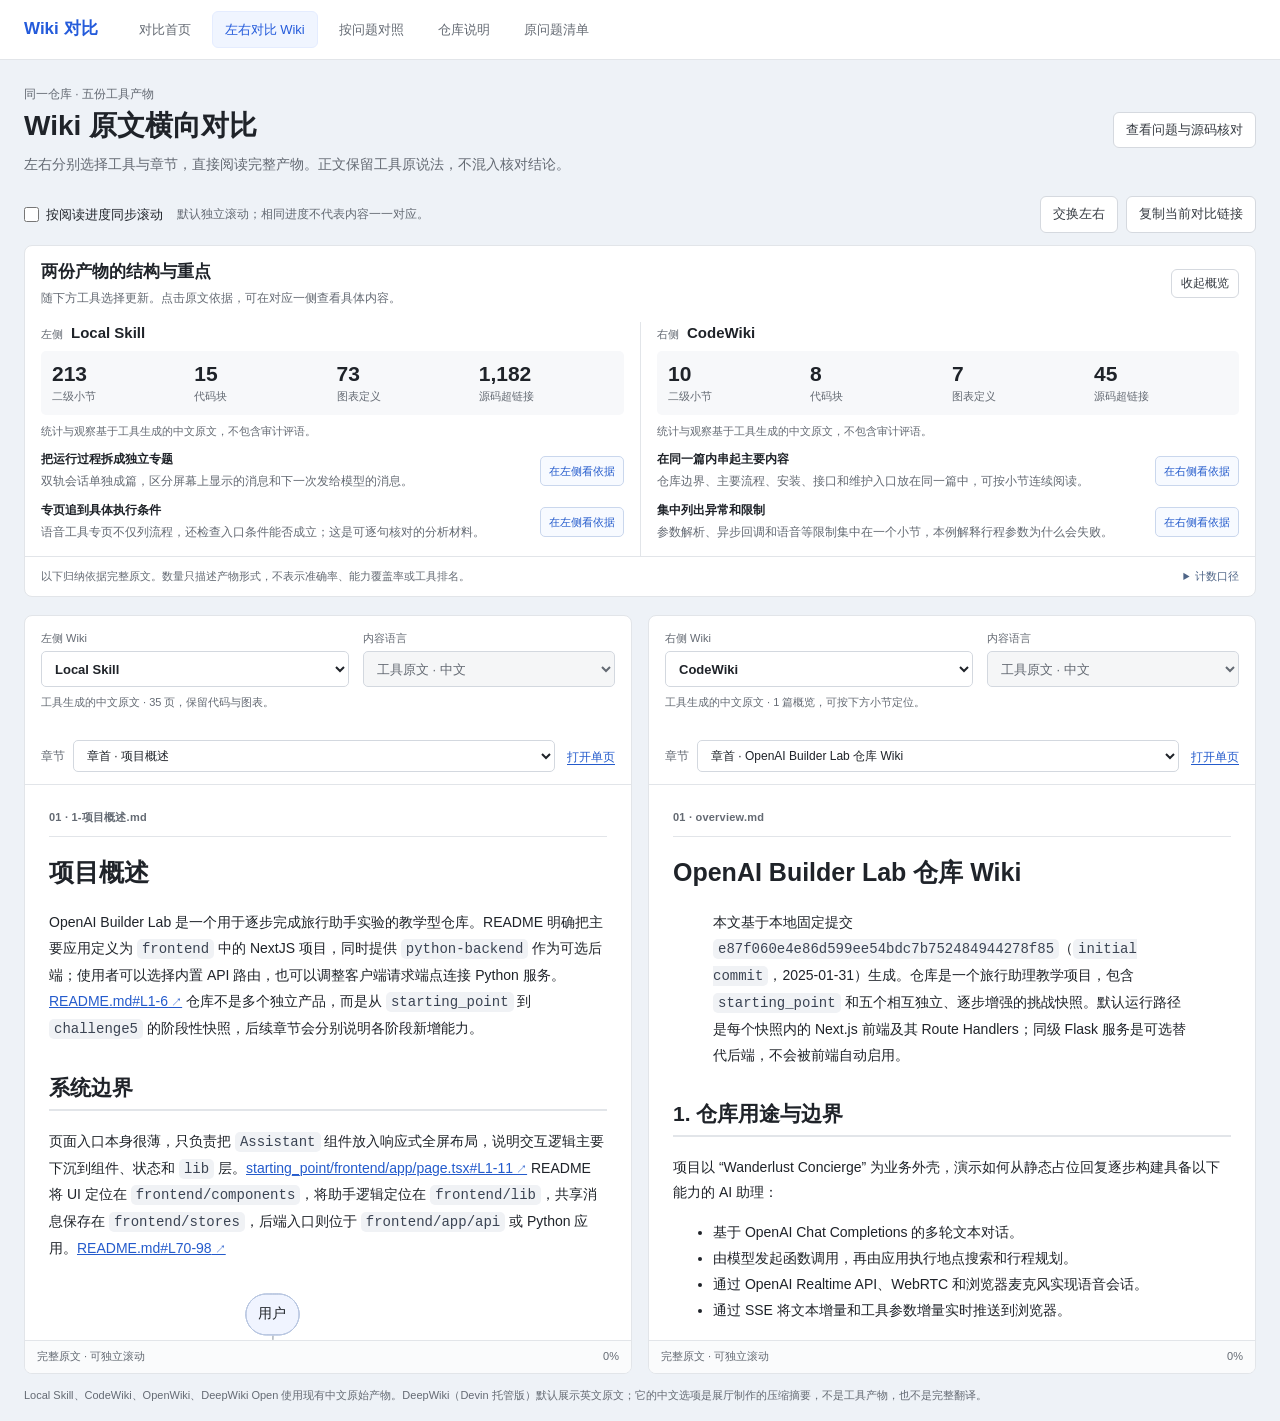
<file: compare.html>
<!doctype html>
<html lang="zh-CN">
<head>
  <meta charset="utf-8">
  <meta name="viewport" content="width=device-width, initial-scale=1">
  <title>Wiki 原文横向对比 · Wiki 对比结果</title>
  <link rel="stylesheet" href="assets/styles.css?v=20260907-compare2">
  <link rel="stylesheet" href="assets/compare.css?v=20260907-compare2">
</head>
<body class="compare-page">
  <nav class="topbar" aria-label="主导航">
    <a class="brand" href="index.html">Wiki 对比结果</a>
    <a href="index.html">对比首页</a>
    <a href="repository-intro.html">仓库说明</a>
    <a class="active" aria-current="page" href="compare.html">成品横向对比</a>
    <a href="issue-compare.html">问题横向对比</a>
    <a href="issue-summary.html">原问题汇总</a>
  </nav>

  <main class="compare-main">
    <header class="compare-heading">
      <div>
        <p class="compare-eyebrow">同一仓库 · 五份工具产物</p>
        <h1>Wiki 原文横向对比</h1>
        <p>左右分别选择工具与章节，直接阅读完整产物。正文保留工具原说法，不混入核对结论。</p>
      </div>
      <a class="compare-action" href="issue-compare.html">查看问题与源码核对</a>
    </header>

    <div class="compare-topic" id="compare-topic" hidden>
      <span>当前对照内容</span><strong id="compare-topic-text"></strong>
      <button type="button" id="compare-clear-topic">清除原文定位</button>
    </div>

    <div class="compare-toolbar">
      <div class="compare-sync-group">
        <label class="compare-check" for="compare-sync">
          <input type="checkbox" id="compare-sync" disabled>
          <span>按阅读进度同步滚动</span>
        </label>
        <span class="compare-hint" id="compare-sync-note">默认独立滚动；相同进度不代表内容一一对应。</span>
      </div>
      <div class="compare-toolbar-actions">
        <button type="button" class="compare-action" id="compare-swap">交换左右</button>
        <button type="button" class="compare-action" id="compare-copy">复制当前对比链接</button>
      </div>
    </div>
    <div class="compare-share" id="compare-share" hidden>
      <label for="compare-share-url">链接已准备好，可选中复制。file:// 地址仅在同一份本地文件包中有效。</label>
      <input id="compare-share-url" type="text" readonly>
    </div>

    <section class="compare-output-overview" aria-labelledby="compare-output-title">
      <div class="compare-output-heading">
        <div>
          <h2 id="compare-output-title">两份产物的结构与重点</h2>
          <p>随下方工具选择更新。点击原文依据，可在对应一侧查看具体内容。</p>
        </div>
        <button type="button" class="compare-action" id="compare-output-toggle" aria-expanded="true" aria-controls="compare-output-body">收起概览</button>
      </div>
      <div id="compare-output-body">
        <div class="compare-output-grid">
          <article class="compare-output-profile" id="compare-left-profile" aria-label="左侧工具产物概览"></article>
          <article class="compare-output-profile" id="compare-right-profile" aria-label="右侧工具产物概览"></article>
        </div>
        <div class="compare-output-scope">
          <p>以下归纳依据完整原文。数量只描述产物形式，不表示准确率、能力覆盖率或工具排名。</p>
          <details>
            <summary>计数口径</summary>
            <p>仅统计完整原文中的二级标题、代码块、Mermaid 图表定义和固定版本源码超链接。不同工具的归档合并方式不同，因此不比较生成页数：DeepWiki Open 的 14 个章节合并在一个归档容器内，不能据此认为它只生成一页。源码超链接按出现次数计数，重复链接未去重，纯文本路径不计数；0 不表示没有源码线索。图表定义数不等于成功渲染数；代码块不含图表失败后的源码回退。Devin 始终统计英文原文，不计中文压缩摘要。结构数量也不能代替逐条源码核验。</p>
          </details>
        </div>
      </div>
    </section>

    <div class="compare-grid">
      <section class="compare-pane" id="compare-left" aria-labelledby="compare-left-title">
        <header class="compare-pane-header">
          <div class="compare-pane-tools">
            <label class="compare-field compare-tool-field" for="compare-left-tool">
              <span id="compare-left-title">左侧 Wiki</span>
              <select id="compare-left-tool" aria-label="左侧工具"></select>
            </label>
            <label class="compare-field compare-language-field" for="compare-left-language">
              <span>内容语言</span>
              <select id="compare-left-language" aria-label="左侧内容语言"></select>
            </label>
          </div>
          <p class="compare-provenance" id="compare-left-provenance"></p>
          <div class="compare-chapter-row">
            <label class="compare-field compare-chapter-field" for="compare-left-chapter">
              <span>章节</span>
              <select id="compare-left-chapter" disabled><option>正在读取章节</option></select>
            </label>
            <a class="compare-open" id="compare-left-open" href="local-skill.html" target="_blank" rel="noopener">打开单页</a>
          </div>
        </header>
        <div class="compare-frame-wrap">
          <iframe id="compare-left-frame" title="左侧完整 Wiki" referrerpolicy="same-origin"></iframe>
          <div class="compare-loading" id="compare-left-loading"><span>正在加载左侧 Wiki…</span></div>
        </div>
        <footer class="compare-pane-footer">
          <span class="compare-state" id="compare-left-state" role="status" aria-live="polite">正在加载</span>
          <span class="compare-progress" id="compare-left-progress" aria-label="左侧阅读进度">0%</span>
        </footer>
      </section>

      <section class="compare-pane" id="compare-right" aria-labelledby="compare-right-title">
        <header class="compare-pane-header">
          <div class="compare-pane-tools">
            <label class="compare-field compare-tool-field" for="compare-right-tool">
              <span id="compare-right-title">右侧 Wiki</span>
              <select id="compare-right-tool" aria-label="右侧工具"></select>
            </label>
            <label class="compare-field compare-language-field" for="compare-right-language">
              <span>内容语言</span>
              <select id="compare-right-language" aria-label="右侧内容语言"></select>
            </label>
          </div>
          <p class="compare-provenance" id="compare-right-provenance"></p>
          <div class="compare-chapter-row">
            <label class="compare-field compare-chapter-field" for="compare-right-chapter">
              <span>章节</span>
              <select id="compare-right-chapter" disabled><option>正在读取章节</option></select>
            </label>
            <a class="compare-open" id="compare-right-open" href="codewiki.html" target="_blank" rel="noopener">打开单页</a>
          </div>
        </header>
        <div class="compare-frame-wrap">
          <iframe id="compare-right-frame" title="右侧完整 Wiki" referrerpolicy="same-origin"></iframe>
          <div class="compare-loading" id="compare-right-loading"><span>正在加载右侧 Wiki…</span></div>
        </div>
        <footer class="compare-pane-footer">
          <span class="compare-state" id="compare-right-state" role="status" aria-live="polite">正在加载</span>
          <span class="compare-progress" id="compare-right-progress" aria-label="右侧阅读进度">0%</span>
        </footer>
      </section>
    </div>

    <p class="compare-footnote">Local Skill、CodeWiki、OpenWiki、DeepWiki Open 使用现有中文原始产物。DeepWiki（Devin 托管版）默认展示英文原文；它的中文选项是展厅制作的压缩摘要，不是工具产物，也不是完整翻译。</p>
    <p class="compare-announcement" id="compare-announcement" role="status" aria-live="polite"></p>
    <noscript><p class="compare-noscript">此页需要 JavaScript 才能切换工具。也可直接打开 <a href="local-skill.html">Local Skill</a>、<a href="codewiki.html">CodeWiki</a>、<a href="openwiki.html">OpenWiki</a>、<a href="deepwiki-open.html">DeepWiki Open</a> 或 <a href="devinwiki.html">DeepWiki 原文</a>。</p></noscript>
  </main>
  <script src="assets/app.js?v=20260907-compare2"></script>
  <script src="assets/wiki-output-profiles.js?v=20260907-compare2"></script>
  <script src="assets/compare.js?v=20260907-compare2"></script>
</body>
</html>
</file>
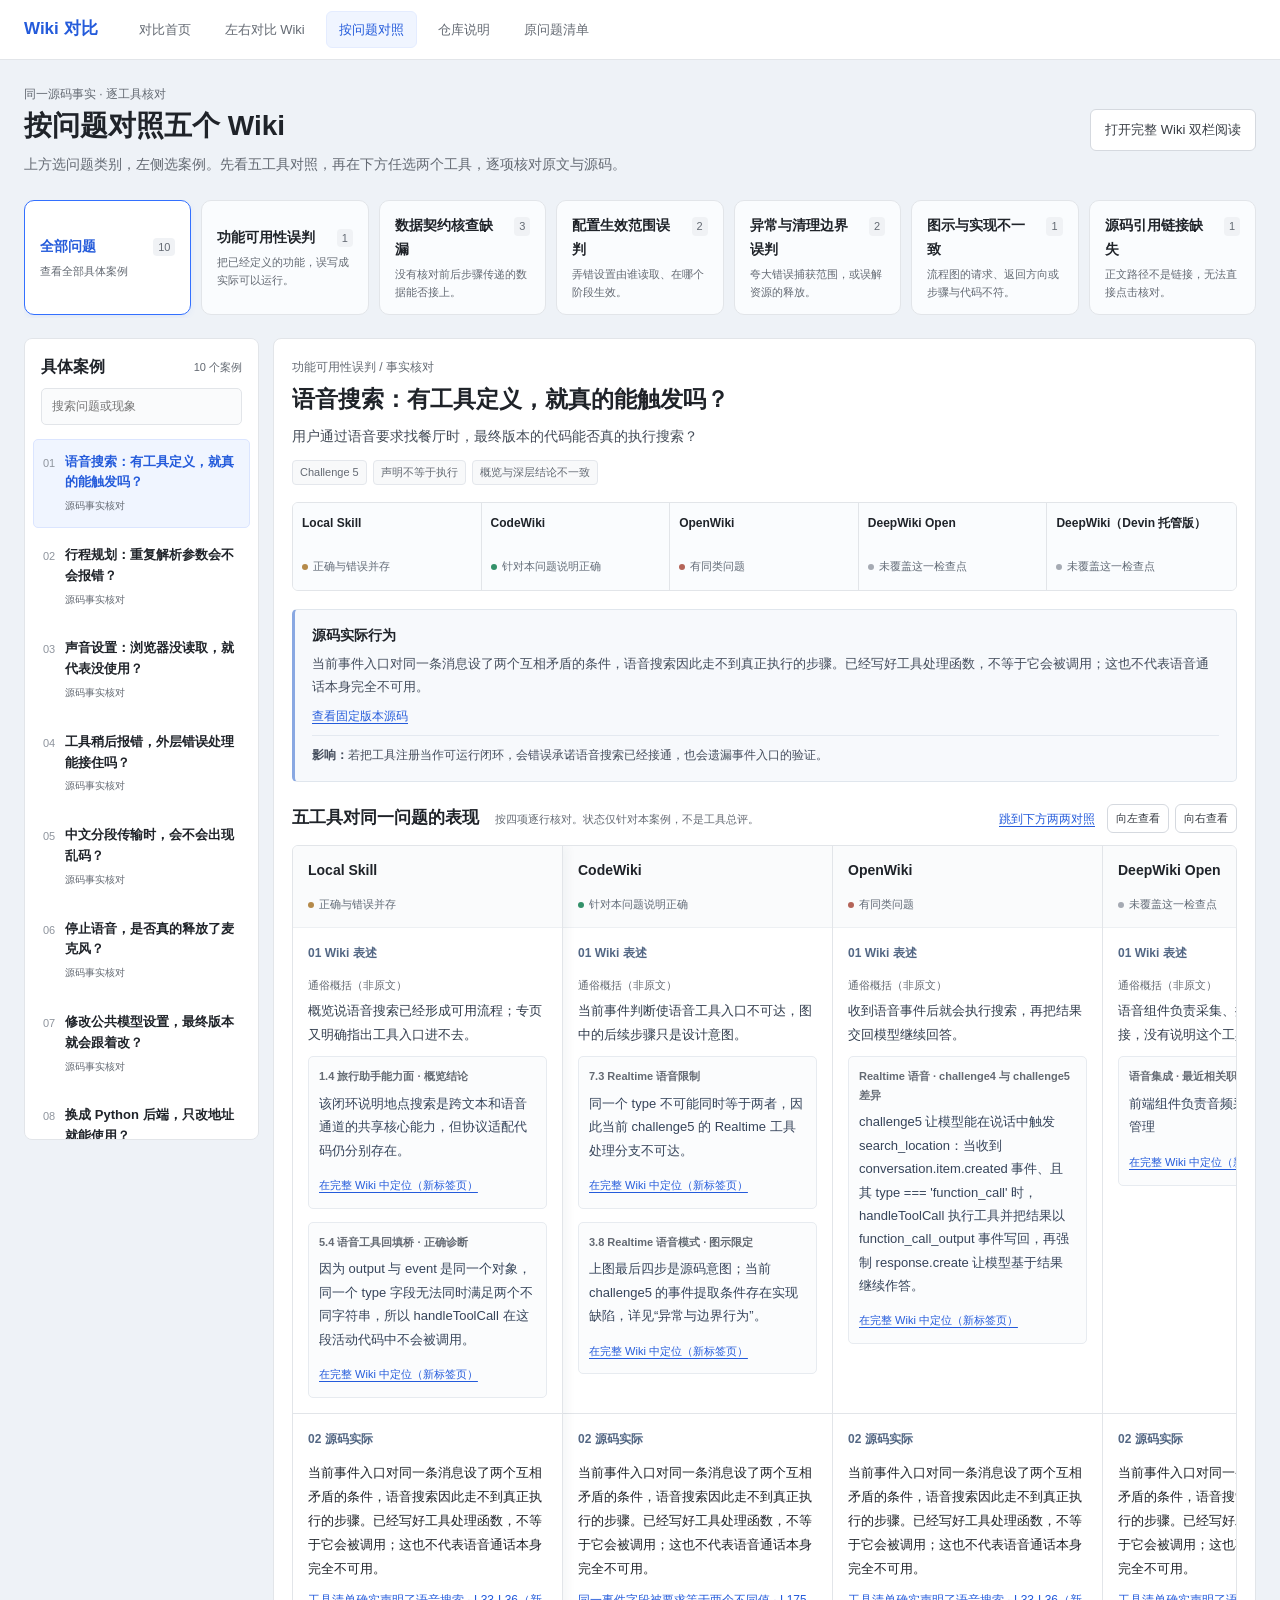
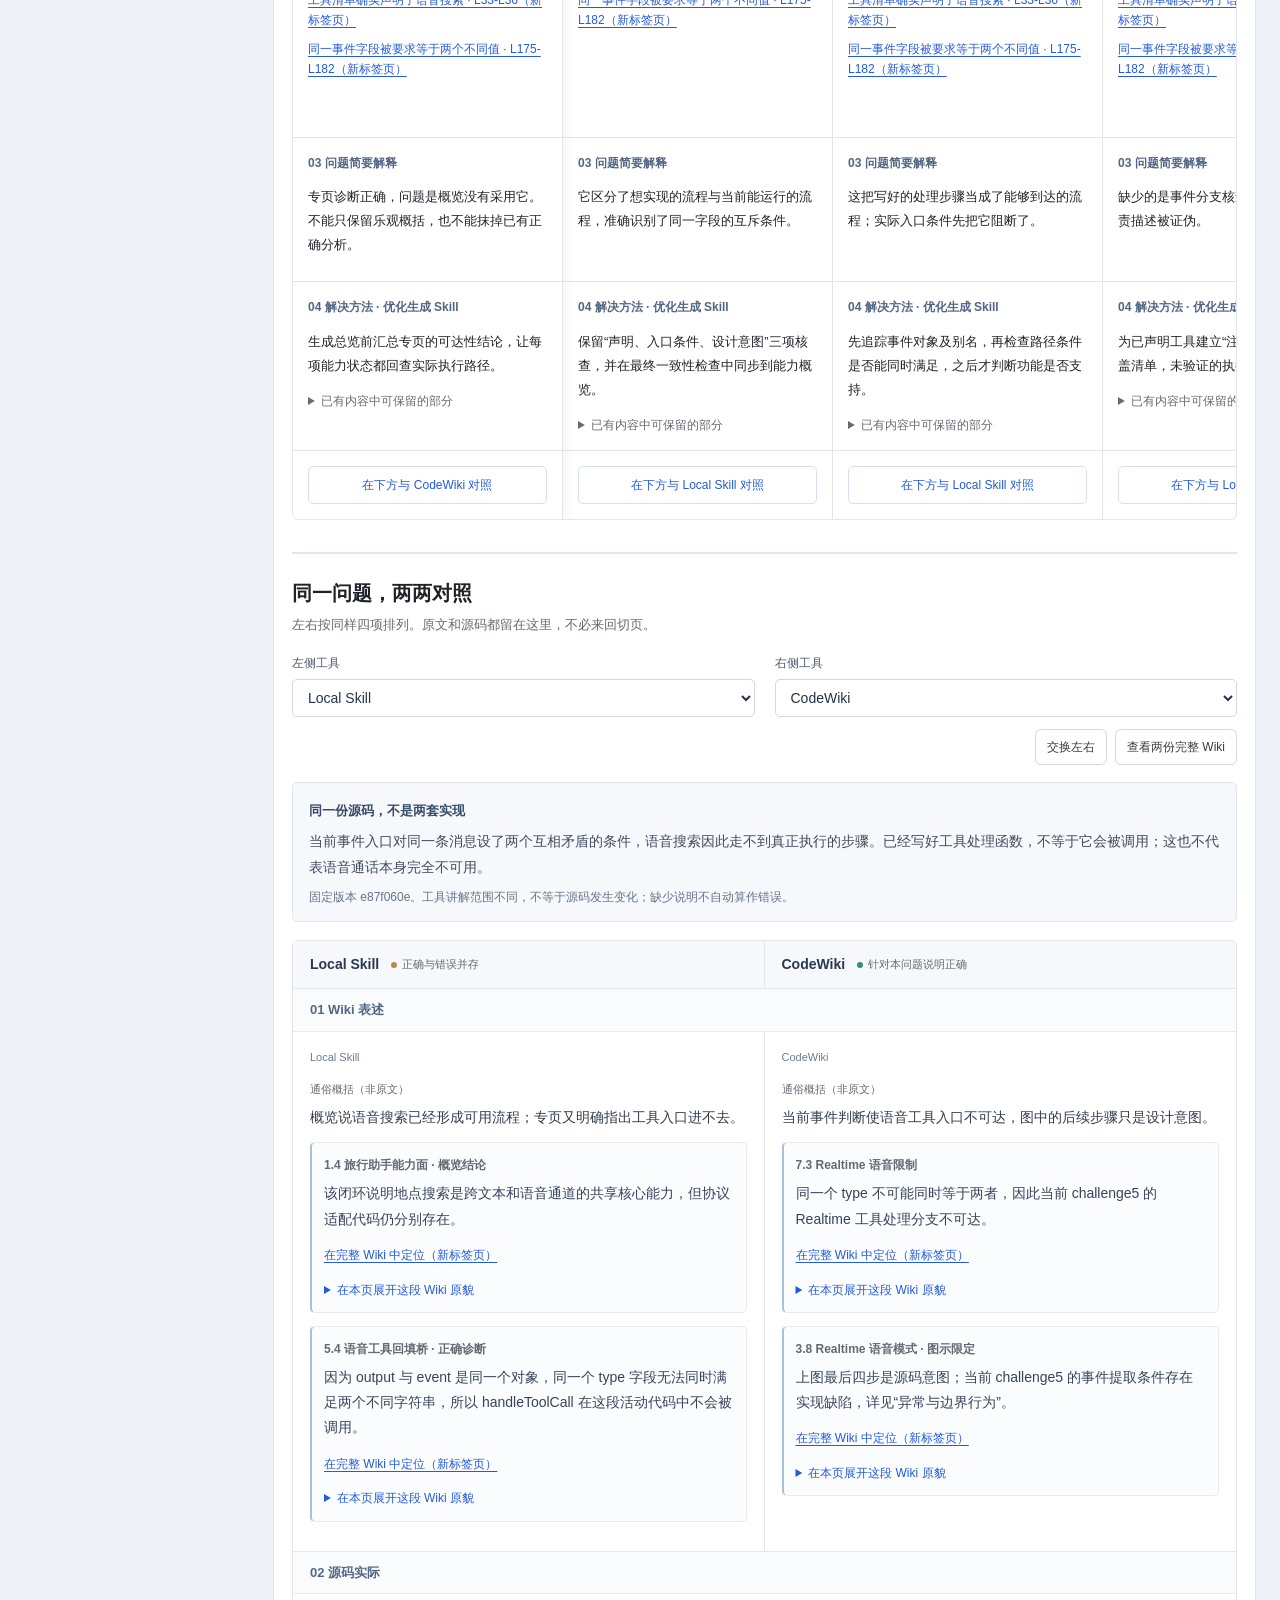
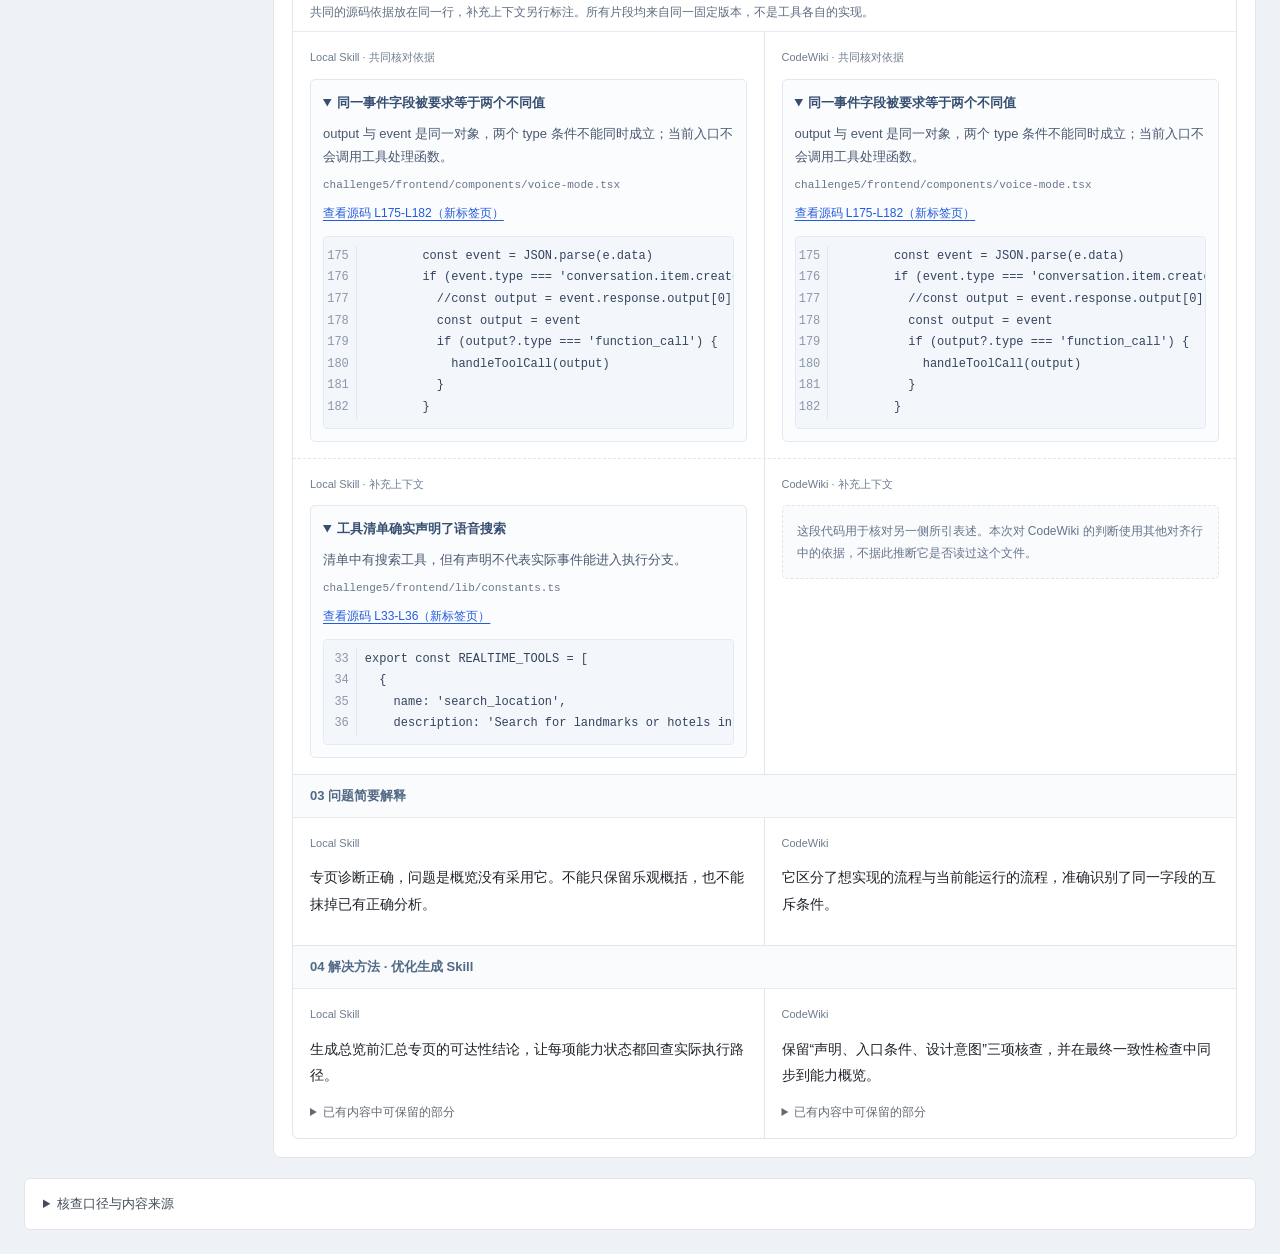
<file: issue-compare.html>
<!doctype html>
<html lang="zh-CN">
<head>
  <meta charset="utf-8">
  <meta name="viewport" content="width=device-width, initial-scale=1">
  <title>按问题对照五工具 · Wiki 对比</title>
  <link rel="stylesheet" href="assets/styles.css?v=20260907-compare2">
  <link rel="stylesheet" href="assets/issue-compare.css?v=20260907-compare2">
</head>
<body class="case-page">
  <nav class="topbar" aria-label="主导航">
    <a class="brand" href="index.html">Wiki 对比</a>
    <a href="index.html">对比首页</a>
    <a href="compare.html">左右对比 Wiki</a>
    <a href="issue-compare.html" class="active" aria-current="page">按问题对照</a>
    <a href="repository-intro.html">仓库说明</a>
    <a href="issue-summary.html">原问题清单</a>
  </nav>
  <main class="case-main">
    <header class="case-page-heading">
      <div>
        <p class="case-eyebrow">同一源码事实 · 逐工具核对</p>
        <h1>按问题对照五个 Wiki</h1>
        <p>上方选问题类别，左侧选案例。先看五工具对照，再在下方任选两个工具，逐项核对原文与源码。</p>
      </div>
      <a class="button" href="compare.html">打开完整 Wiki 双栏阅读</a>
    </header>

    <nav id="case-categories" class="case-categories" aria-label="抽象问题分类"></nav>

    <div class="case-workspace">
      <aside class="case-sidebar" aria-label="具体案例列表">
        <div class="case-sidebar-heading"><h2>具体案例</h2><span id="case-count"></span></div>
        <label class="case-search-label" for="case-search">搜索案例</label>
        <input id="case-search" class="case-search" type="search" placeholder="搜索问题或现象">
        <div id="case-list" class="case-list"></div>
        <p class="case-list-note">以原审计案例为起点。只有明确的错误说法才判错；未提到某个边界，不自动等于事实错误。</p>
      </aside>

      <section id="case-detail" class="case-detail" aria-label="案例与五工具对照"></section>
    </div>
    <p id="case-announcement" class="case-sr-only" role="status" aria-live="polite" aria-atomic="true"></p>

    <details class="case-method">
      <summary>核查口径与内容来源</summary>
      <p>同一案例比较同一个源码问题，不按某工具的总错误数排名。“同类问题”表示有明确不一致，“正误并存”表示正确说明与错误概述同时存在，“说明正确”需要有针对该问题的原文证据；未覆盖与未核查分开显示。</p>
      <p>质量观察（例如引用不可点击）与事实错误分开，不用一个局部问题否定整份 Wiki。四项内容分别展示工具原话、源码实际、问题解释，以及生成 Skill 应增加的检查步骤；不是在此修改被分析仓库的代码。</p>
      <p>两两对照中的源码摘录都来自下面的同一固定提交。左右引用相同代码时会明确标注；涉及不同学习阶段时，会说明各自的覆盖范围。源码保留在本页，GitHub 链接在新标签页打开。</p>
      <p>本页引文来自工具原文，不来自展示页评价。DeepWiki 官网列使用保存的英文原文，不使用中文压缩摘要。源码固定为 <code>e87f060e4e86d599ee54bdc7b752484944278f85</code>；结论仅适用于本次归档产物。</p>
    </details>
    <noscript><p>此页需要 JavaScript 才能筛选和对照案例。原始审计清单仍可在<a href="issue-summary.html">原问题清单</a>中查看。</p></noscript>
  </main>
  <script src="assets/app.js?v=20260907-compare2"></script>
  <script src="assets/issue-comparison-data.js?v=20260907-compare2"></script>
  <script src="assets/issue-source-evidence.js?v=20260907-compare2"></script>
  <script src="assets/issue-compare.js?v=20260907-compare2"></script>
</body>
</html>
</file>
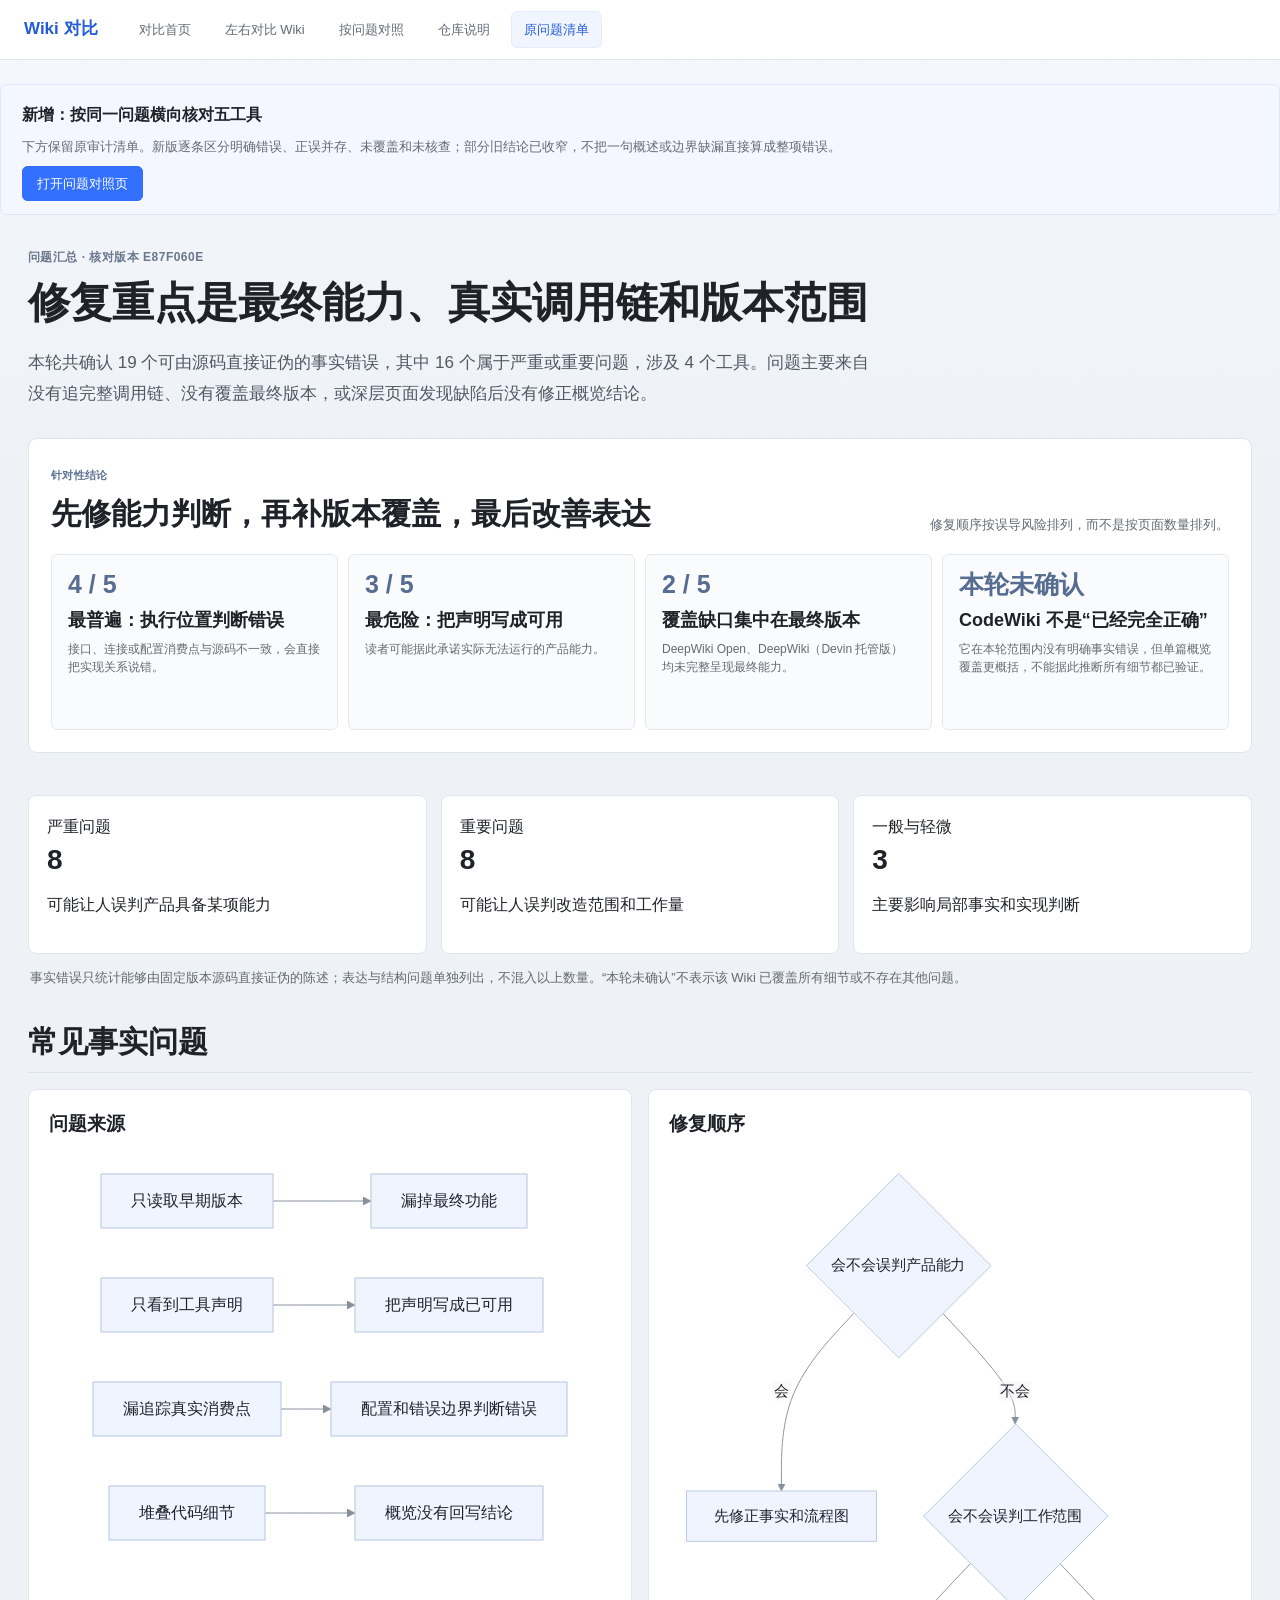
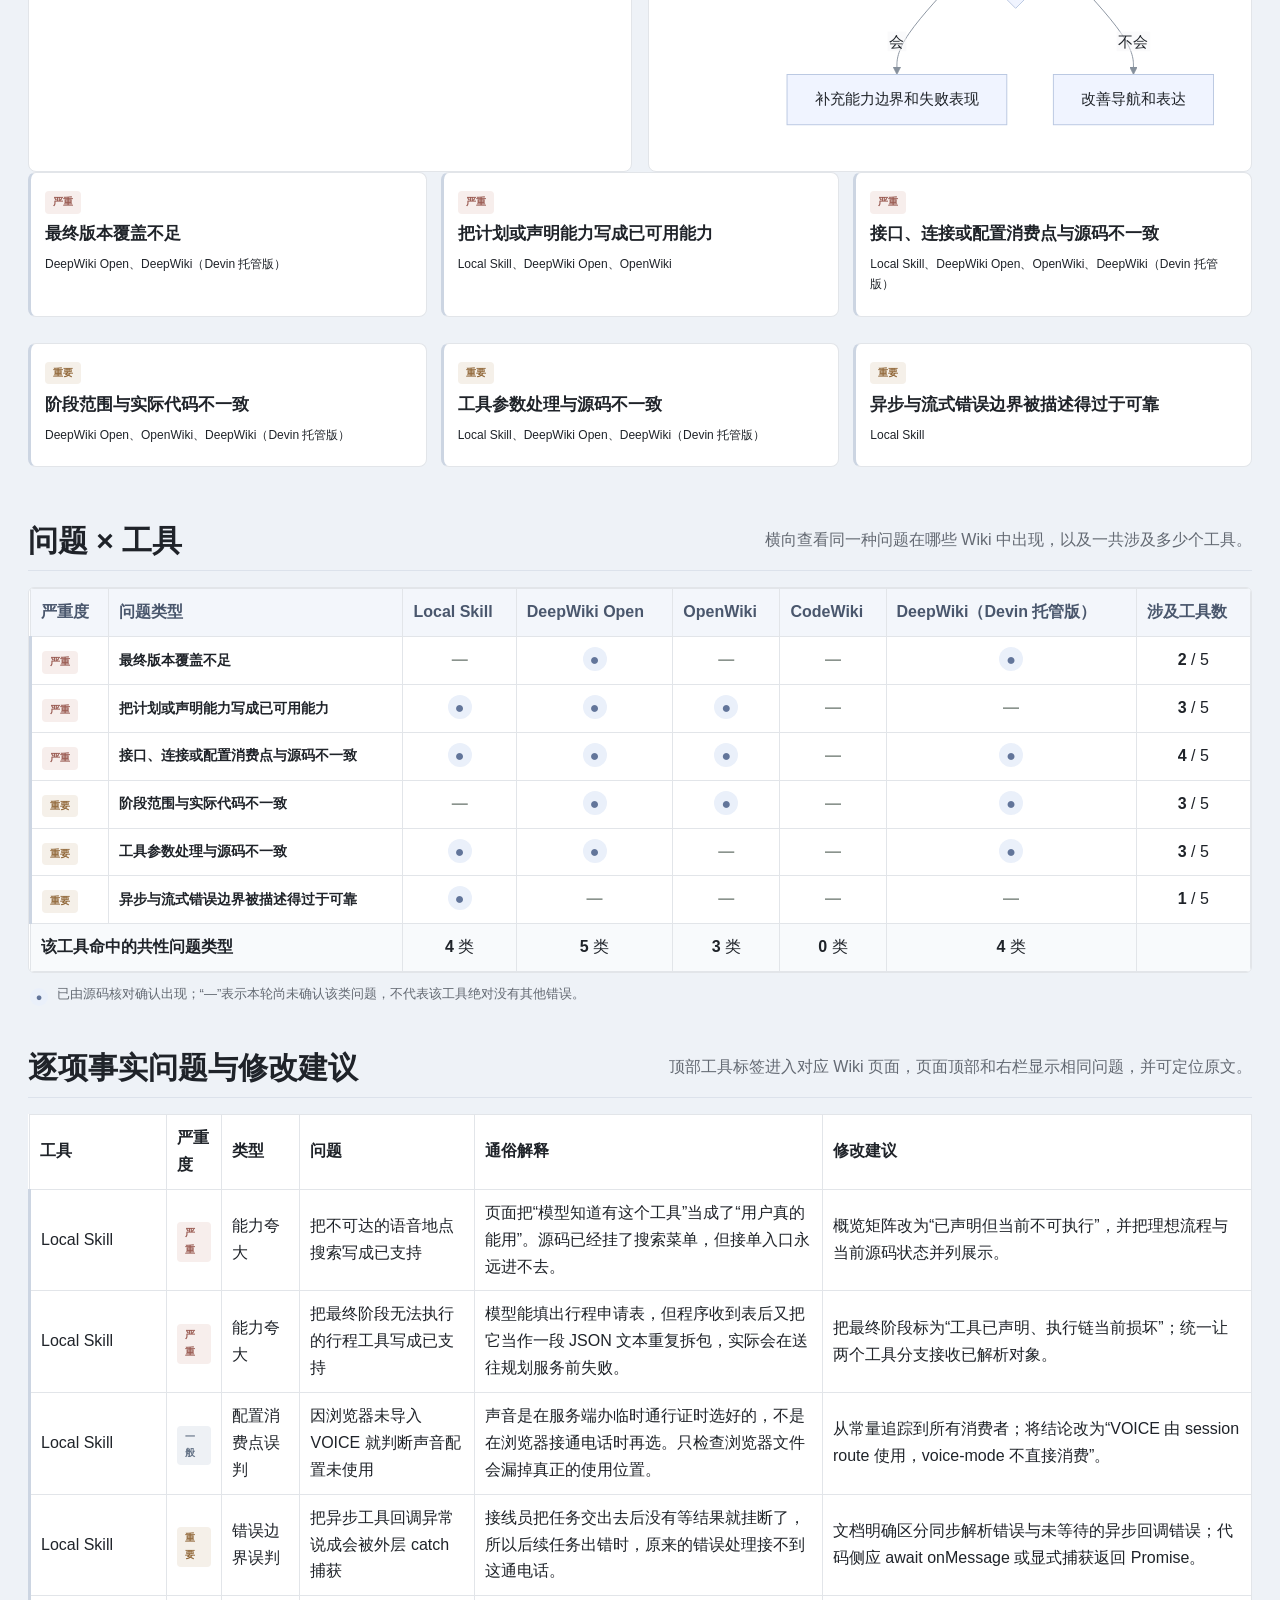
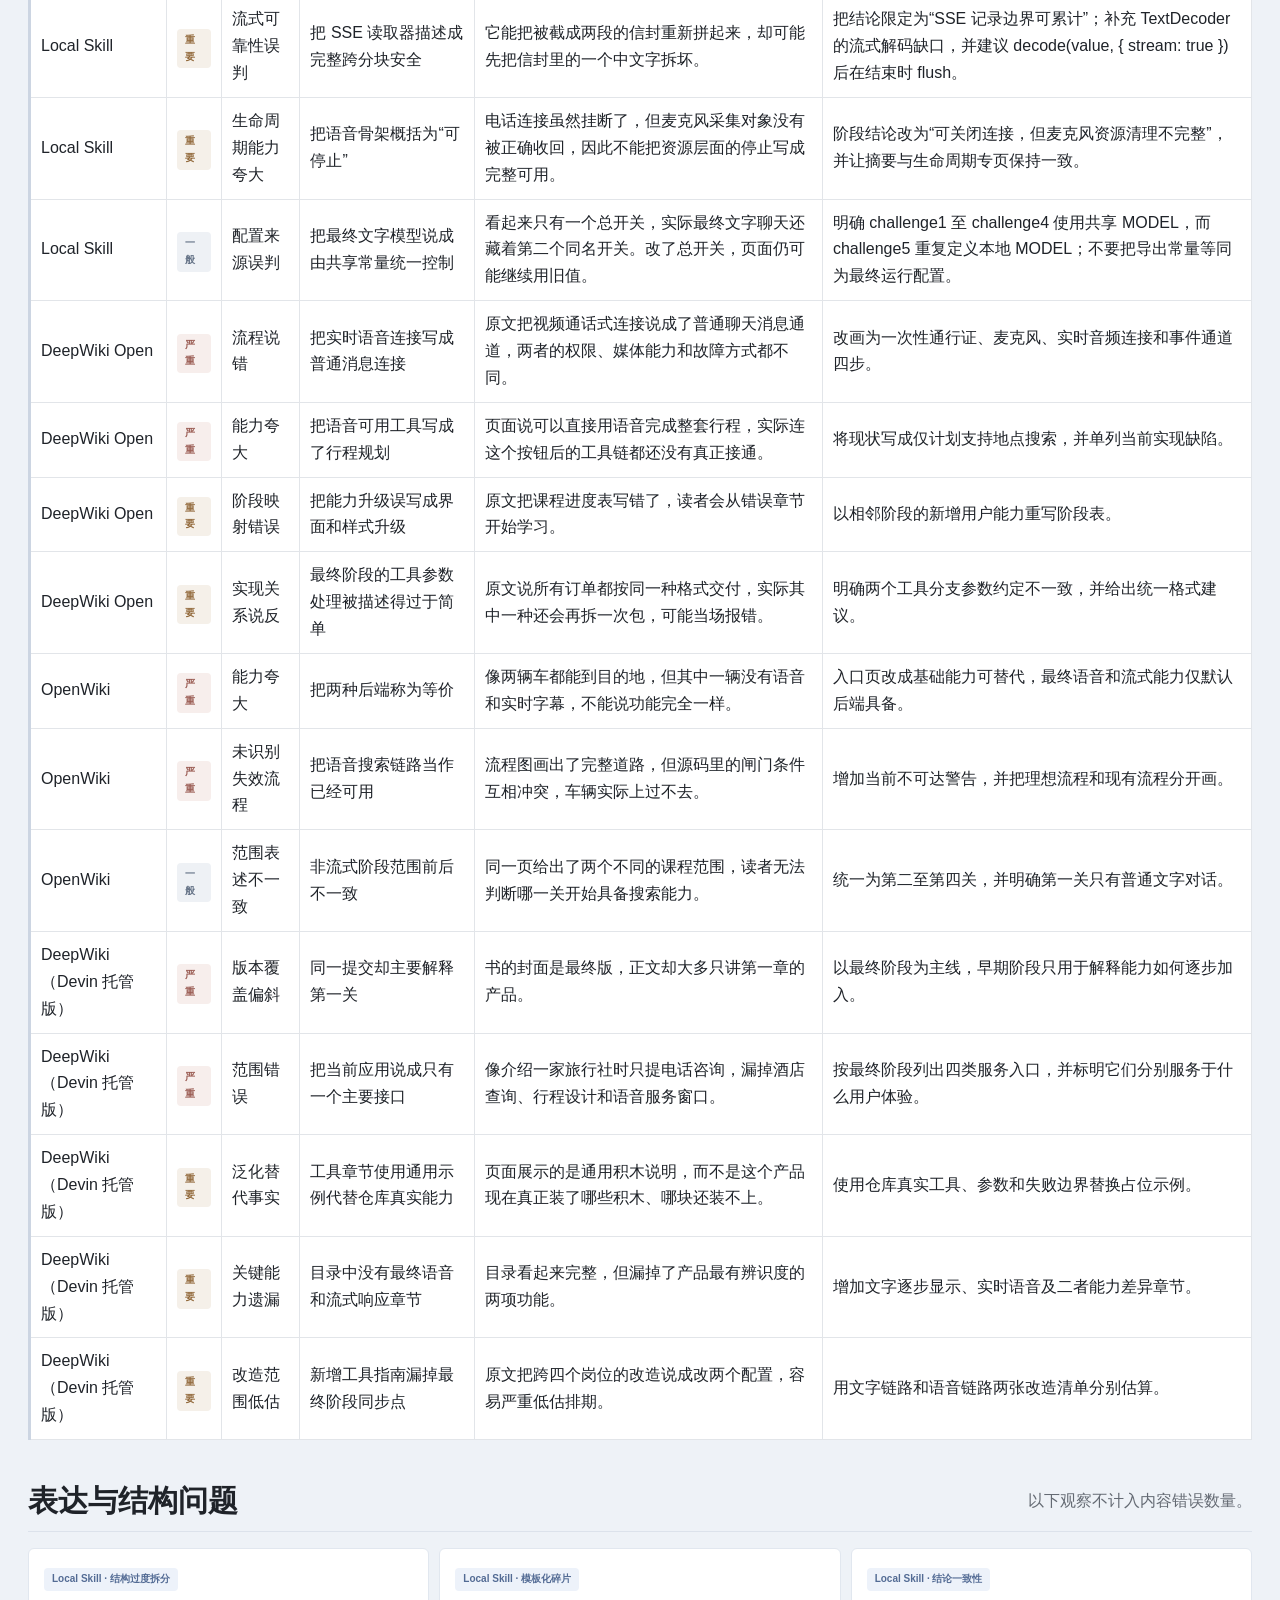
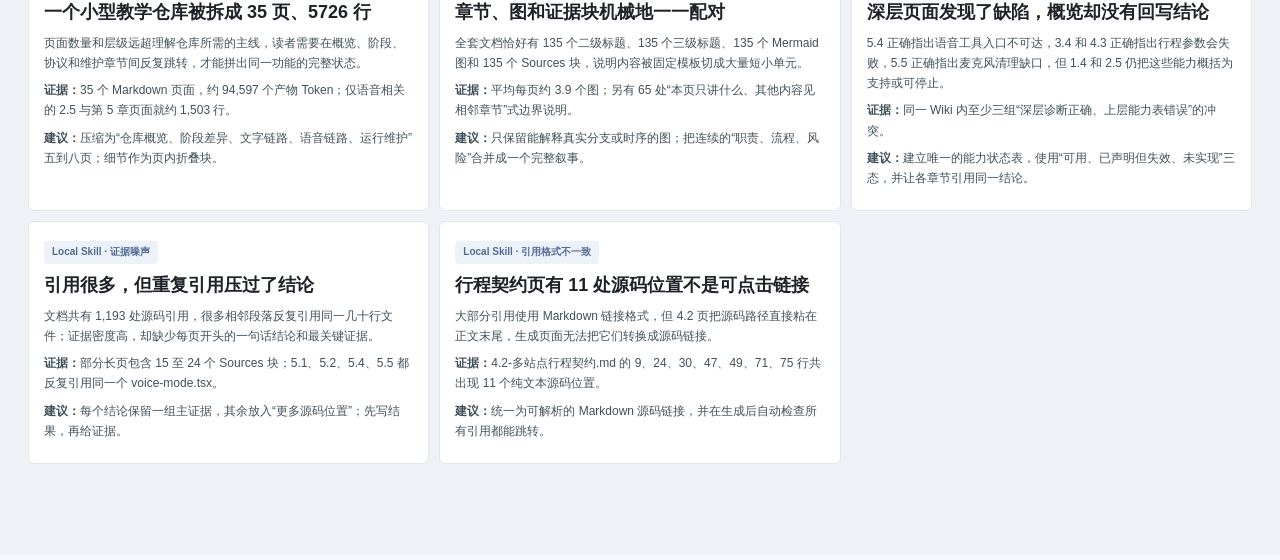
<file: issue-summary.html>
<!doctype html><html lang="zh-CN"><head><meta charset="utf-8"><meta name="viewport" content="width=device-width,initial-scale=1"><title>问题与严重程度汇总</title><link rel="stylesheet" href="assets/styles.css?v=20260907-compare1"></head><body class="hide-technical"><nav class="topbar"><a class="brand" href="index.html">Wiki 对比结果</a><a class="" href="index.html">对比首页</a><a class="" href="repository-intro.html">仓库说明</a><a class="" href="local-skill.html">Local Skill</a><a class="" href="deepwiki-open.html">DeepWiki Open</a><a class="" href="openwiki.html">OpenWiki</a><a class="" href="codewiki.html">CodeWiki</a><a class="" href="devinwiki.html">DeepWiki（Devin 托管版）</a><a class="active" href="issue-summary.html">问题汇总</a></nav><header class="hero summary-hero"><div class="eyebrow">问题汇总 · 核对版本 e87f060e</div><h1>修复重点是最终能力、真实调用链和版本范围</h1><p class="lead">本轮共确认 19 个可由源码直接证伪的事实错误，其中 16 个属于严重或重要问题，涉及 4 个工具。问题主要来自没有追完整调用链、没有覆盖最终版本，或深层页面发现缺陷后没有修正概览结论。</p><section class="conclusion-panel summary-conclusion"><div class="conclusion-panel-heading"><div><span>针对性结论</span><h2>先修能力判断，再补版本覆盖，最后改善表达</h2></div><p>修复顺序按误导风险排列，而不是按页面数量排列。</p></div><div class="conclusion-grid"><article><strong>4 / 5</strong><h3>最普遍：执行位置判断错误</h3><p>接口、连接或配置消费点与源码不一致，会直接把实现关系说错。</p></article><article><strong>3 / 5</strong><h3>最危险：把声明写成可用</h3><p>读者可能据此承诺实际无法运行的产品能力。</p></article><article><strong>2 / 5</strong><h3>覆盖缺口集中在最终版本</h3><p>DeepWiki Open、DeepWiki（Devin 托管版） 均未完整呈现最终能力。</p></article><article><strong>本轮未确认</strong><h3>CodeWiki 不是“已经完全正确”</h3><p>它在本轮范围内没有明确事实错误，但单篇概览覆盖更概括，不能据此推断所有细节都已验证。</p></article></div></section></header><main class="dashboard"><section class="summary-grid"><article class="stat-card"><span>严重问题</span><strong>8</strong><p>可能让人误判产品具备某项能力</p></article><article class="stat-card"><span>重要问题</span><strong>8</strong><p>可能让人误判改造范围和工作量</p></article><article class="stat-card"><span>一般与轻微</span><strong>3</strong><p>主要影响局部事实和实现判断</p></article></section><p class="scope-note">事实错误只统计能够由固定版本源码直接证伪的陈述；表达与结构问题单独列出，不混入以上数量。“本轮未确认”不表示该 Wiki 已覆盖所有细节或不存在其他问题。</p><div class="section-title"><h2>常见事实问题</h2></div><section class="diagram-grid"><article class="diagram-card"><h3>问题来源</h3><div class="mermaid">flowchart LR
  A[只读取早期版本] --> B[漏掉最终功能]
  C[只看到工具声明] --> D[把声明写成已可用]
  E[漏追踪真实消费点] --> F[配置和错误边界判断错误]
  G[堆叠代码细节] --> H[概览没有回写结论]</div></article><article class="diagram-card"><h3>修复顺序</h3><div class="mermaid">flowchart TD
  A{会不会误判产品能力}
  A -->|会| B[先修正事实和流程图]
  A -->|不会| C{会不会误判工作范围}
  C -->|会| D[补充能力边界和失败表现]
  C -->|不会| E[改善导航和表达]</div></article></section><section class="summary-grid"><article class="issue-card critical-row"><span class="severity severity-critical">严重</span><h3>最终版本覆盖不足</h3><p>DeepWiki Open、DeepWiki（Devin 托管版）</p></article><article class="issue-card critical-row"><span class="severity severity-critical">严重</span><h3>把计划或声明能力写成已可用能力</h3><p>Local Skill、DeepWiki Open、OpenWiki</p></article><article class="issue-card critical-row"><span class="severity severity-critical">严重</span><h3>接口、连接或配置消费点与源码不一致</h3><p>Local Skill、DeepWiki Open、OpenWiki、DeepWiki（Devin 托管版）</p></article><article class="issue-card high-row"><span class="severity severity-high">重要</span><h3>阶段范围与实际代码不一致</h3><p>DeepWiki Open、OpenWiki、DeepWiki（Devin 托管版）</p></article><article class="issue-card high-row"><span class="severity severity-high">重要</span><h3>工具参数处理与源码不一致</h3><p>Local Skill、DeepWiki Open、DeepWiki（Devin 托管版）</p></article><article class="issue-card high-row"><span class="severity severity-high">重要</span><h3>异步与流式错误边界被描述得过于可靠</h3><p>Local Skill</p></article></section><div class="section-title"><h2>问题 × 工具</h2><p>横向查看同一种问题在哪些 Wiki 中出现，以及一共涉及多少个工具。</p></div><div class="matrix-wrap"><table class="matrix issue-tool-matrix"><thead><tr><th>严重度</th><th>问题类型</th><th>Local Skill</th><th>DeepWiki Open</th><th>OpenWiki</th><th>CodeWiki</th><th>DeepWiki（Devin 托管版）</th><th>涉及工具数</th></tr></thead><tbody><tr class="critical-row"><td><span class="severity severity-critical">严重</span></td><th scope="row">最终版本覆盖不足</th><td class="matrix-tool-cell"><span class="matrix-mark is-empty" aria-label="本轮未确认">—</span></td><td class="matrix-tool-cell"><span class="matrix-mark is-found" aria-label="已确认出现">●</span></td><td class="matrix-tool-cell"><span class="matrix-mark is-empty" aria-label="本轮未确认">—</span></td><td class="matrix-tool-cell"><span class="matrix-mark is-empty" aria-label="本轮未确认">—</span></td><td class="matrix-tool-cell"><span class="matrix-mark is-found" aria-label="已确认出现">●</span></td><td class="matrix-count"><strong>2</strong> / 5</td></tr><tr class="critical-row"><td><span class="severity severity-critical">严重</span></td><th scope="row">把计划或声明能力写成已可用能力</th><td class="matrix-tool-cell"><span class="matrix-mark is-found" aria-label="已确认出现">●</span></td><td class="matrix-tool-cell"><span class="matrix-mark is-found" aria-label="已确认出现">●</span></td><td class="matrix-tool-cell"><span class="matrix-mark is-found" aria-label="已确认出现">●</span></td><td class="matrix-tool-cell"><span class="matrix-mark is-empty" aria-label="本轮未确认">—</span></td><td class="matrix-tool-cell"><span class="matrix-mark is-empty" aria-label="本轮未确认">—</span></td><td class="matrix-count"><strong>3</strong> / 5</td></tr><tr class="critical-row"><td><span class="severity severity-critical">严重</span></td><th scope="row">接口、连接或配置消费点与源码不一致</th><td class="matrix-tool-cell"><span class="matrix-mark is-found" aria-label="已确认出现">●</span></td><td class="matrix-tool-cell"><span class="matrix-mark is-found" aria-label="已确认出现">●</span></td><td class="matrix-tool-cell"><span class="matrix-mark is-found" aria-label="已确认出现">●</span></td><td class="matrix-tool-cell"><span class="matrix-mark is-empty" aria-label="本轮未确认">—</span></td><td class="matrix-tool-cell"><span class="matrix-mark is-found" aria-label="已确认出现">●</span></td><td class="matrix-count"><strong>4</strong> / 5</td></tr><tr class="high-row"><td><span class="severity severity-high">重要</span></td><th scope="row">阶段范围与实际代码不一致</th><td class="matrix-tool-cell"><span class="matrix-mark is-empty" aria-label="本轮未确认">—</span></td><td class="matrix-tool-cell"><span class="matrix-mark is-found" aria-label="已确认出现">●</span></td><td class="matrix-tool-cell"><span class="matrix-mark is-found" aria-label="已确认出现">●</span></td><td class="matrix-tool-cell"><span class="matrix-mark is-empty" aria-label="本轮未确认">—</span></td><td class="matrix-tool-cell"><span class="matrix-mark is-found" aria-label="已确认出现">●</span></td><td class="matrix-count"><strong>3</strong> / 5</td></tr><tr class="high-row"><td><span class="severity severity-high">重要</span></td><th scope="row">工具参数处理与源码不一致</th><td class="matrix-tool-cell"><span class="matrix-mark is-found" aria-label="已确认出现">●</span></td><td class="matrix-tool-cell"><span class="matrix-mark is-found" aria-label="已确认出现">●</span></td><td class="matrix-tool-cell"><span class="matrix-mark is-empty" aria-label="本轮未确认">—</span></td><td class="matrix-tool-cell"><span class="matrix-mark is-empty" aria-label="本轮未确认">—</span></td><td class="matrix-tool-cell"><span class="matrix-mark is-found" aria-label="已确认出现">●</span></td><td class="matrix-count"><strong>3</strong> / 5</td></tr><tr class="high-row"><td><span class="severity severity-high">重要</span></td><th scope="row">异步与流式错误边界被描述得过于可靠</th><td class="matrix-tool-cell"><span class="matrix-mark is-found" aria-label="已确认出现">●</span></td><td class="matrix-tool-cell"><span class="matrix-mark is-empty" aria-label="本轮未确认">—</span></td><td class="matrix-tool-cell"><span class="matrix-mark is-empty" aria-label="本轮未确认">—</span></td><td class="matrix-tool-cell"><span class="matrix-mark is-empty" aria-label="本轮未确认">—</span></td><td class="matrix-tool-cell"><span class="matrix-mark is-empty" aria-label="本轮未确认">—</span></td><td class="matrix-count"><strong>1</strong> / 5</td></tr></tbody><tfoot><tr><th colspan="2">该工具命中的共性问题类型</th><td class="matrix-count"><strong>4</strong> 类</td><td class="matrix-count"><strong>5</strong> 类</td><td class="matrix-count"><strong>3</strong> 类</td><td class="matrix-count"><strong>0</strong> 类</td><td class="matrix-count"><strong>4</strong> 类</td><td></td></tr></tfoot></table></div><p class="matrix-note"><span class="matrix-mark is-found">●</span> 已由源码核对确认出现；“—”表示本轮尚未确认该类问题，不代表该工具绝对没有其他错误。</p><div class="section-title"><h2>逐项事实问题与修改建议</h2><p>顶部工具标签进入对应 Wiki 页面，页面顶部和右栏显示相同问题，并可定位原文。</p></div><div style="overflow:auto"><table class="matrix"><thead><tr><th>工具</th><th>严重度</th><th>类型</th><th>问题</th><th>通俗解释</th><th>修改建议</th></tr></thead><tbody><tr class="critical-row"><td>Local Skill</td><td><span class="severity severity-critical">严重</span></td><td>能力夸大</td><td>把不可达的语音地点搜索写成已支持</td><td>页面把“模型知道有这个工具”当成了“用户真的能用”。源码已经挂了搜索菜单，但接单入口永远进不去。</td><td>概览矩阵改为“已声明但当前不可执行”，并把理想流程与当前源码状态并列展示。</td></tr><tr class="critical-row"><td>Local Skill</td><td><span class="severity severity-critical">严重</span></td><td>能力夸大</td><td>把最终阶段无法执行的行程工具写成已支持</td><td>模型能填出行程申请表，但程序收到表后又把它当作一段 JSON 文本重复拆包，实际会在送往规划服务前失败。</td><td>把最终阶段标为“工具已声明、执行链当前损坏”；统一让两个工具分支接收已解析对象。</td></tr><tr class="medium-row"><td>Local Skill</td><td><span class="severity severity-medium">一般</span></td><td>配置消费点误判</td><td>因浏览器未导入 VOICE 就判断声音配置未使用</td><td>声音是在服务端办临时通行证时选好的，不是在浏览器接通电话时再选。只检查浏览器文件会漏掉真正的使用位置。</td><td>从常量追踪到所有消费者；将结论改为“VOICE 由 session route 使用，voice-mode 不直接消费”。</td></tr><tr class="high-row"><td>Local Skill</td><td><span class="severity severity-high">重要</span></td><td>错误边界误判</td><td>把异步工具回调异常说成会被外层 catch 捕获</td><td>接线员把任务交出去后没有等结果就挂断了，所以后续任务出错时，原来的错误处理接不到这通电话。</td><td>文档明确区分同步解析错误与未等待的异步回调错误；代码侧应 await onMessage 或显式捕获返回 Promise。</td></tr><tr class="high-row"><td>Local Skill</td><td><span class="severity severity-high">重要</span></td><td>流式可靠性误判</td><td>把 SSE 读取器描述成完整跨分块安全</td><td>它能把被截成两段的信封重新拼起来，却可能先把信封里的一个中文字拆坏。</td><td>把结论限定为“SSE 记录边界可累计”；补充 TextDecoder 的流式解码缺口，并建议 decode(value, { stream: true }) 后在结束时 flush。</td></tr><tr class="high-row"><td>Local Skill</td><td><span class="severity severity-high">重要</span></td><td>生命周期能力夸大</td><td>把语音骨架概括为“可停止”</td><td>电话连接虽然挂断了，但麦克风采集对象没有被正确收回，因此不能把资源层面的停止写成完整可用。</td><td>阶段结论改为“可关闭连接，但麦克风资源清理不完整”，并让摘要与生命周期专页保持一致。</td></tr><tr class="medium-row"><td>Local Skill</td><td><span class="severity severity-medium">一般</span></td><td>配置来源误判</td><td>把最终文字模型说成由共享常量统一控制</td><td>看起来只有一个总开关，实际最终文字聊天还藏着第二个同名开关。改了总开关，页面仍可能继续用旧值。</td><td>明确 challenge1 至 challenge4 使用共享 MODEL，而 challenge5 重复定义本地 MODEL；不要把导出常量等同为最终运行配置。</td></tr><tr class="critical-row"><td>DeepWiki Open</td><td><span class="severity severity-critical">严重</span></td><td>流程说错</td><td>把实时语音连接写成普通消息连接</td><td>原文把视频通话式连接说成了普通聊天消息通道，两者的权限、媒体能力和故障方式都不同。</td><td>改画为一次性通行证、麦克风、实时音频连接和事件通道四步。</td></tr><tr class="critical-row"><td>DeepWiki Open</td><td><span class="severity severity-critical">严重</span></td><td>能力夸大</td><td>把语音可用工具写成了行程规划</td><td>页面说可以直接用语音完成整套行程，实际连这个按钮后的工具链都还没有真正接通。</td><td>将现状写成仅计划支持地点搜索，并单列当前实现缺陷。</td></tr><tr class="high-row"><td>DeepWiki Open</td><td><span class="severity severity-high">重要</span></td><td>阶段映射错误</td><td>把能力升级误写成界面和样式升级</td><td>原文把课程进度表写错了，读者会从错误章节开始学习。</td><td>以相邻阶段的新增用户能力重写阶段表。</td></tr><tr class="high-row"><td>DeepWiki Open</td><td><span class="severity severity-high">重要</span></td><td>实现关系说反</td><td>最终阶段的工具参数处理被描述得过于简单</td><td>原文说所有订单都按同一种格式交付，实际其中一种还会再拆一次包，可能当场报错。</td><td>明确两个工具分支参数约定不一致，并给出统一格式建议。</td></tr><tr class="critical-row"><td>OpenWiki</td><td><span class="severity severity-critical">严重</span></td><td>能力夸大</td><td>把两种后端称为等价</td><td>像两辆车都能到目的地，但其中一辆没有语音和实时字幕，不能说功能完全一样。</td><td>入口页改成基础能力可替代，最终语音和流式能力仅默认后端具备。</td></tr><tr class="critical-row"><td>OpenWiki</td><td><span class="severity severity-critical">严重</span></td><td>未识别失效流程</td><td>把语音搜索链路当作已经可用</td><td>流程图画出了完整道路，但源码里的闸门条件互相冲突，车辆实际上过不去。</td><td>增加当前不可达警告，并把理想流程和现有流程分开画。</td></tr><tr class="medium-row"><td>OpenWiki</td><td><span class="severity severity-medium">一般</span></td><td>范围表述不一致</td><td>非流式阶段范围前后不一致</td><td>同一页给出了两个不同的课程范围，读者无法判断哪一关开始具备搜索能力。</td><td>统一为第二至第四关，并明确第一关只有普通文字对话。</td></tr><tr class="critical-row"><td>DeepWiki（Devin 托管版）</td><td><span class="severity severity-critical">严重</span></td><td>版本覆盖偏斜</td><td>同一提交却主要解释第一关</td><td>书的封面是最终版，正文却大多只讲第一章的产品。</td><td>以最终阶段为主线，早期阶段只用于解释能力如何逐步加入。</td></tr><tr class="critical-row"><td>DeepWiki（Devin 托管版）</td><td><span class="severity severity-critical">严重</span></td><td>范围错误</td><td>把当前应用说成只有一个主要接口</td><td>像介绍一家旅行社时只提电话咨询，漏掉酒店查询、行程设计和语音服务窗口。</td><td>按最终阶段列出四类服务入口，并标明它们分别服务于什么用户体验。</td></tr><tr class="high-row"><td>DeepWiki（Devin 托管版）</td><td><span class="severity severity-high">重要</span></td><td>泛化替代事实</td><td>工具章节使用通用示例代替仓库真实能力</td><td>页面展示的是通用积木说明，而不是这个产品现在真正装了哪些积木、哪块还装不上。</td><td>使用仓库真实工具、参数和失败边界替换占位示例。</td></tr><tr class="high-row"><td>DeepWiki（Devin 托管版）</td><td><span class="severity severity-high">重要</span></td><td>关键能力遗漏</td><td>目录中没有最终语音和流式响应章节</td><td>目录看起来完整，但漏掉了产品最有辨识度的两项功能。</td><td>增加文字逐步显示、实时语音及二者能力差异章节。</td></tr><tr class="high-row"><td>DeepWiki（Devin 托管版）</td><td><span class="severity severity-high">重要</span></td><td>改造范围低估</td><td>新增工具指南漏掉最终阶段同步点</td><td>原文把跨四个岗位的改造说成改两个配置，容易严重低估排期。</td><td>用文字链路和语音链路两张改造清单分别估算。</td></tr></tbody></table></div><div class="section-title"><h2>表达与结构问题</h2><p>以下观察不计入内容错误数量。</p></div><section class="quality-grid summary-quality"><article class="quality-card"><span class="quality-tag">Local Skill · 结构过度拆分</span><h3>一个小型教学仓库被拆成 35 页、5726 行</h3><p>页面数量和层级远超理解仓库所需的主线，读者需要在概览、阶段、协议和维护章节间反复跳转，才能拼出同一功能的完整状态。</p><p><strong>证据：</strong>35 个 Markdown 页面，约 94,597 个产物 Token；仅语音相关的 2.5 与第 5 章页面就约 1,503 行。</p><p><strong>建议：</strong>压缩为“仓库概览、阶段差异、文字链路、语音链路、运行维护”五到八页；细节作为页内折叠块。</p></article><article class="quality-card"><span class="quality-tag">Local Skill · 模板化碎片</span><h3>章节、图和证据块机械地一一配对</h3><p>全套文档恰好有 135 个二级标题、135 个三级标题、135 个 Mermaid 图和 135 个 Sources 块，说明内容被固定模板切成大量短小单元。</p><p><strong>证据：</strong>平均每页约 3.9 个图；另有 65 处“本页只讲什么、其他内容见相邻章节”式边界说明。</p><p><strong>建议：</strong>只保留能解释真实分支或时序的图；把连续的“职责、流程、风险”合并成一个完整叙事。</p></article><article class="quality-card"><span class="quality-tag">Local Skill · 结论一致性</span><h3>深层页面发现了缺陷，概览却没有回写结论</h3><p>5.4 正确指出语音工具入口不可达，3.4 和 4.3 正确指出行程参数会失败，5.5 正确指出麦克风清理缺口，但 1.4 和 2.5 仍把这些能力概括为支持或可停止。</p><p><strong>证据：</strong>同一 Wiki 内至少三组“深层诊断正确、上层能力表错误”的冲突。</p><p><strong>建议：</strong>建立唯一的能力状态表，使用“可用、已声明但失效、未实现”三态，并让各章节引用同一结论。</p></article><article class="quality-card"><span class="quality-tag">Local Skill · 证据噪声</span><h3>引用很多，但重复引用压过了结论</h3><p>文档共有 1,193 处源码引用，很多相邻段落反复引用同一几十行文件；证据密度高，却缺少每页开头的一句话结论和最关键证据。</p><p><strong>证据：</strong>部分长页包含 15 至 24 个 Sources 块；5.1、5.2、5.4、5.5 都反复引用同一个 voice-mode.tsx。</p><p><strong>建议：</strong>每个结论保留一组主证据，其余放入“更多源码位置”；先写结果，再给证据。</p></article><article class="quality-card"><span class="quality-tag">Local Skill · 引用格式不一致</span><h3>行程契约页有 11 处源码位置不是可点击链接</h3><p>大部分引用使用 Markdown 链接格式，但 4.2 页把源码路径直接粘在正文末尾，生成页面无法把它们转换成源码链接。</p><p><strong>证据：</strong>4.2-多站点行程契约.md 的 9、24、30、47、49、71、75 行共出现 11 个纯文本源码位置。</p><p><strong>建议：</strong>统一为可解析的 Markdown 源码链接，并在生成后自动检查所有引用都能跳转。</p></article></section></main><script src="assets/mermaid.min.js"></script><script src="assets/app.js?v=20260907-compare1"></script></body></html>
</file>
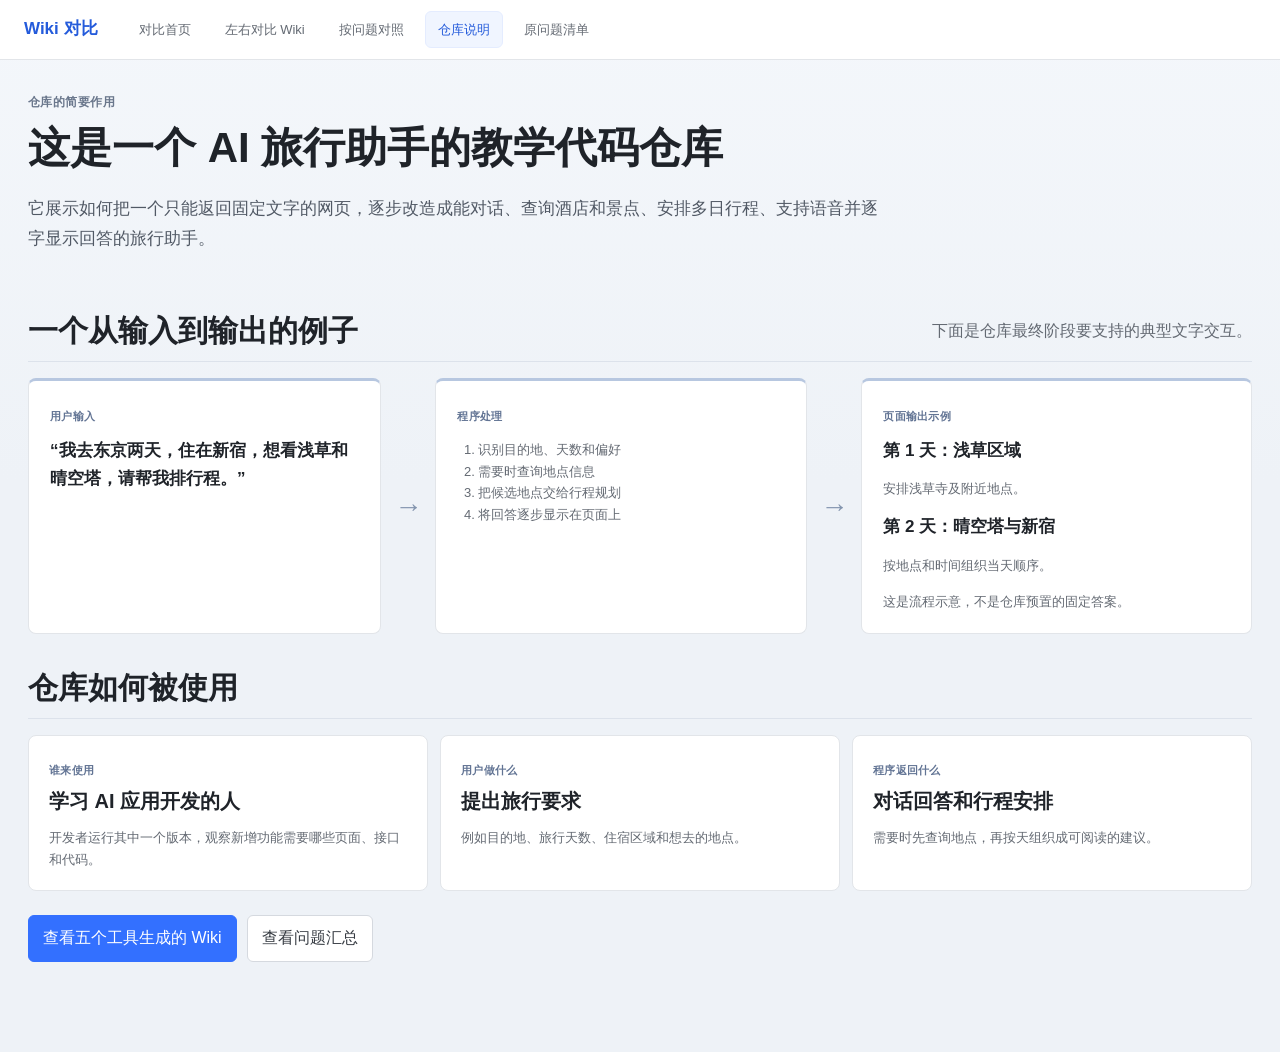
<file: repository-intro.html>
<!doctype html><html lang="zh-CN"><head><meta charset="utf-8"><meta name="viewport" content="width=device-width,initial-scale=1"><title>仓库结构与功能</title><link rel="stylesheet" href="assets/styles.css?v=20260907-compare1"></head><body class="hide-technical"><nav class="topbar"><a class="brand" href="index.html">Wiki 对比结果</a><a class="" href="index.html">对比首页</a><a class="active" href="repository-intro.html">仓库说明</a><a class="" href="local-skill.html">Local Skill</a><a class="" href="deepwiki-open.html">DeepWiki Open</a><a class="" href="openwiki.html">OpenWiki</a><a class="" href="codewiki.html">CodeWiki</a><a class="" href="devinwiki.html">DeepWiki（Devin 托管版）</a><a class="" href="issue-summary.html">问题汇总</a></nav><header class="hero intro-hero"><div class="eyebrow">仓库的简要作用</div><h1>这是一个 AI 旅行助手的教学代码仓库</h1><p class="lead">它展示如何把一个只能返回固定文字的网页，逐步改造成能对话、查询酒店和景点、安排多日行程、支持语音并逐字显示回答的旅行助手。</p></header><main class="dashboard"><div class="section-title example-title"><h2>一个从输入到输出的例子</h2><p>下面是仓库最终阶段要支持的典型文字交互。</p></div><section class="example-flow"><article class="example-card input-card"><span>用户输入</span><strong>“我去东京两天，住在新宿，想看浅草和晴空塔，请帮我排行程。”</strong></article><div class="flow-arrow" aria-hidden="true">→</div><article class="example-card process-card"><span>程序处理</span><ol><li>识别目的地、天数和偏好</li><li>需要时查询地点信息</li><li>把候选地点交给行程规划</li><li>将回答逐步显示在页面上</li></ol></article><div class="flow-arrow" aria-hidden="true">→</div><article class="example-card output-card"><span>页面输出示例</span><strong>第 1 天：浅草区域</strong><p>安排浅草寺及附近地点。</p><strong>第 2 天：晴空塔与新宿</strong><p>按地点和时间组织当天顺序。</p><small>这是流程示意，不是仓库预置的固定答案。</small></article></section><div class="section-title"><h2>仓库如何被使用</h2></div><section class="plain-summary"><article><span>谁来使用</span><strong>学习 AI 应用开发的人</strong><p>开发者运行其中一个版本，观察新增功能需要哪些页面、接口和代码。</p></article><article><span>用户做什么</span><strong>提出旅行要求</strong><p>例如目的地、旅行天数、住宿区域和想去的地点。</p></article><article><span>程序返回什么</span><strong>对话回答和行程安排</strong><p>需要时先查询地点，再按天组织成可阅读的建议。</p></article></section><div class="hero-actions"><a class="button primary" href="local-skill.html">查看五个工具生成的 Wiki</a><a class="button" href="issue-summary.html">查看问题汇总</a></div></main><script src="assets/mermaid.min.js"></script><script src="assets/app.js?v=20260907-compare1"></script></body></html>
</file>
<file: assets/styles.css>
:root {
  --ink: #1f2329;
  --muted: #646a73;
  --paper: #eef2f7;
  --panel: #ffffff;
  --line: #e2e5e9;
  --accent: #3370ff;
  --forest: #3370ff;
  --mint: #edf3ff;
  --orange: #607394;
  --gold: #7b879b;
  --red: #b46458;
  --blue: #3370ff;
  --shadow: 0 2px 8px rgba(31, 35, 41, .025);
}

* { box-sizing: border-box; }
html { scroll-behavior: smooth; }
body {
  margin: 0;
  color: var(--ink);
  background: linear-gradient(180deg, #f4f7fb 0, var(--paper) 480px);
  font-family: "Avenir Next", "PingFang SC", sans-serif;
  line-height: 1.68;
}

/* A shared neutral workspace theme keeps source content and audit labels distinct. */
html { scroll-padding-top: 78px; }
button, input, select { font-family: inherit; }
body [hidden] { display: none !important; }
:is(button, a, input, select):focus-visible { outline: 2px solid var(--accent); outline-offset: 3px; }

a { color: var(--forest); }
button, input { font: inherit; }

.topbar {
  position: sticky;
  top: 0;
  z-index: 30;
  display: flex;
  align-items: center;
  gap: 10px;
  padding: 11px 18px;
  overflow-x: auto;
  color: #eff8f3;
  background: rgba(20, 54, 45, .96);
  backdrop-filter: blur(12px);
}
.brand { margin-right: 10px; color: white; font-weight: 850; white-space: nowrap; text-decoration: none; }
.topbar a:not(.brand) { padding: 6px 10px; border: 1px solid #668379; border-radius: 999px; color: #dfece6; font-size: 12px; white-space: nowrap; text-decoration: none; }
.topbar a.active { color: #153c32; background: #d8ecdf; border-color: #d8ecdf; }

.hero, .page-hero { max-width: 1480px; margin: auto; padding: 58px 28px 24px; }
.intro-hero { padding-top: 38px; padding-bottom: 0; }
.intro-hero h1 { max-width: 1100px; font-size: clamp(38px, 5.3vw, 64px); }
.eyebrow { color: var(--orange); font-size: 12px; font-weight: 900; letter-spacing: .14em; text-transform: uppercase; }
h1, h2, h3 { font-family: "Iowan Old Style", "Songti SC", serif; line-height: 1.18; }
h1 { max-width: 980px; margin: 8px 0 20px; font-size: clamp(42px, 7vw, 78px); letter-spacing: -.045em; }
.lead { max-width: 850px; color: #33443d; font-size: clamp(17px, 2.2vw, 23px); }
.hero-actions, .toolbar { display: flex; flex-wrap: wrap; gap: 10px; margin-top: 24px; }
.button, button {
  appearance: none;
  padding: 9px 14px;
  border: 1px solid var(--forest);
  border-radius: 999px;
  color: var(--forest);
  background: transparent;
  cursor: pointer;
  text-decoration: none;
}
.button.primary, button.primary, button.is-active { color: white; background: var(--forest); }

.dashboard { max-width: 1480px; margin: auto; padding: 18px 28px 90px; }
.purpose-strip, .plain-summary { display: grid; grid-template-columns: repeat(3, minmax(0, 1fr)); gap: 12px; }
.purpose-strip { max-width: 980px; margin-top: 24px; }
.purpose-strip div, .plain-summary article, .example-card { border: 1px solid var(--line); border-radius: 16px; background: var(--panel); box-shadow: var(--shadow); }
.purpose-strip div { padding: 14px 16px; }
.purpose-strip strong, .purpose-strip span { display: block; }
.purpose-strip strong, .plain-summary span, .example-card span { color: var(--orange); font-size: 11px; font-weight: 900; letter-spacing: .08em; }
.purpose-strip span { margin-top: 4px; color: var(--ink); font-size: 14px; }
.comparison-purpose { max-width: 1180px; }
.comparison-hero code { padding: 2px 7px; border-radius: 7px; color: #24463c; background: rgba(255, 255, 255, .58); font-size: .82em; }
.conclusion-panel { max-width: 1320px; margin-top: 28px; padding: 22px; border-radius: 20px; color: #eff8f3; background: #173f35; box-shadow: 0 22px 52px rgba(23, 63, 53, .2); }
.conclusion-panel-heading { display: flex; align-items: end; justify-content: space-between; gap: 24px; }
.conclusion-panel-heading span { color: #f1b86d; font-size: 11px; font-weight: 900; letter-spacing: .12em; }
.conclusion-panel-heading h2 { max-width: 850px; margin: 5px 0 0; color: #fff; font-size: clamp(25px, 3.2vw, 38px); }
.conclusion-panel-heading p { max-width: 390px; margin: 0; color: #c8d9d2; font-size: 13px; }
.conclusion-grid { display: grid; grid-template-columns: repeat(4, minmax(0, 1fr)); gap: 10px; margin-top: 18px; }
.conclusion-grid article { min-height: 176px; padding: 16px; border: 1px solid rgba(220, 240, 230, .22); border-radius: 14px; background: rgba(255, 255, 255, .07); }
.conclusion-grid article > strong { display: block; color: #f1c17e; font: 800 25px/1.1 "Avenir Next", "PingFang SC", sans-serif; }
.conclusion-grid h3 { margin: 9px 0 6px; color: #fff; font-size: 18px; }
.conclusion-grid p { margin: 0; color: #d0ddd7; font-size: 12px; line-height: 1.55; }
.tool-verdict-grid { display: grid; grid-template-columns: repeat(2, minmax(0, 1fr)); gap: 11px; margin-top: 18px; }
.tool-verdict-grid article { min-height: 150px; padding: 17px 18px; border: 1px solid rgba(220, 240, 230, .22); border-radius: 14px; background: rgba(255, 255, 255, .07); }
.tool-verdict-grid article:last-child { grid-column: 1 / -1; min-height: 0; }
.tool-verdict-grid h3 { margin: 0 0 7px; color: #f1c17e; font: 800 15px/1.2 "Avenir Next", "PingFang SC", sans-serif; }
.tool-verdict-grid strong { display: block; color: #fff; font: 700 21px/1.25 "Iowan Old Style", "Songti SC", serif; }
.tool-verdict-grid p { margin: 8px 0 0; color: #d0ddd7; font-size: 14px; line-height: 1.65; }
.summary-conclusion { max-width: none; }
.scope-note { margin: 13px 2px 0; color: var(--muted); font-size: 13px; }
.plain-summary article { padding: 20px; }
.plain-summary strong { display: block; margin: 6px 0; font: 700 22px/1.25 "Iowan Old Style", "Songti SC", serif; }
.plain-summary p { margin-bottom: 0; color: var(--muted); font-size: 13px; }
.example-flow { display: grid; grid-template-columns: minmax(0, .95fr) 34px minmax(0, 1fr) 34px minmax(0, 1.05fr); align-items: stretch; gap: 10px; }
.example-card { padding: 21px; }
.example-card strong { display: block; margin: 8px 0; font-size: 17px; }
.example-card p, .example-card li, .example-card small { color: var(--muted); font-size: 13px; }
.example-card ol { margin: 10px 0 0; padding-left: 21px; }
.example-card small { display: block; margin-top: 14px; }
.input-card { border-top: 6px solid var(--blue); }
.process-card { border-top: 6px solid var(--gold); }
.output-card { border-top: 6px solid var(--forest); }
.flow-arrow { display: grid; place-items: center; color: var(--forest); font-size: 28px; font-weight: 900; }
.section-title { display: flex; align-items: end; justify-content: space-between; gap: 20px; margin: 42px 0 16px; border-bottom: 3px solid var(--forest); }
.section-title.example-title { margin-top: 12px; }
.section-title h2 { margin: 0 0 8px; font-size: clamp(27px, 4vw, 42px); }
.section-title p { max-width: 600px; color: var(--muted); }

.cards { display: grid; grid-template-columns: repeat(5, minmax(0, 1fr)); gap: 14px; }
.tool-card, .panel, .issue-card, .diagram-card, .stat-card {
  border: 1px solid var(--line);
  border-radius: 18px;
  background: var(--panel);
  box-shadow: var(--shadow);
}
.tool-card { min-height: 320px; padding: 22px; display: flex; flex-direction: column; border-top: 7px solid var(--forest); }
.tool-card:nth-child(2) { border-top-color: var(--gold); }
.tool-card:nth-child(3) { border-top-color: #168a78; }
.tool-card:nth-child(4) { border-top-color: var(--blue); }
.tool-card:nth-child(5) { border-top-color: var(--orange); }
.tool-card h3 { margin: 12px 0 8px; font-size: 25px; }
.tool-card p { margin: 6px 0; color: var(--muted); font-size: 13px; }
.tool-card .button { margin-top: auto; text-align: center; }
.metric-row { display: flex; justify-content: space-between; gap: 10px; padding: 7px 0; border-bottom: 1px solid #eee6d9; font-size: 12px; }
.metric-row strong { text-align: right; }

.diagram-grid { display: grid; grid-template-columns: repeat(2, minmax(0, 1fr)); gap: 16px; }
.diagram-card { padding: 20px; overflow: auto; }
.diagram-card h3 { margin-top: 0; }
.mermaid { min-width: 0; overflow: auto; padding: 10px; text-align: center; }
.reading-guide-grid { display: grid; grid-template-columns: 1fr; gap: 20px; }
.reading-card { padding: 26px; }
.reading-card h3 { margin-bottom: 20px; font-size: 28px; }
.reading-flow { display: grid; grid-template-columns: 1fr; gap: 8px; }
.reading-step { display: grid; grid-template-columns: 48px minmax(0, 1fr); align-items: center; gap: 15px; padding: 17px 19px; border: 1px solid #cdd8d1; border-radius: 13px; background: #f4f8f5; }
.reading-step > span { display: grid; place-items: center; width: 42px; height: 42px; border-radius: 50%; color: #fff; background: var(--forest); font-size: 17px; font-weight: 900; }
.reading-step strong { display: block; font-size: 18px; }
.reading-step p { margin: 3px 0 0; color: var(--muted); font-size: 14px; }
.reading-arrow { color: var(--orange); font-size: 27px; font-weight: 900; line-height: 1; text-align: center; }
.mermaid-fallback { padding: 16px; color: #764231; background: #fff1e9; white-space: pre-wrap; text-align: left; }
.diagram-fallback { padding: 18px; border: 1px dashed #c98970; border-radius: 12px; color: #633824; background: #fff4ec; text-align: left; }
.diagram-fallback p { margin: 6px 0; font-size: 13px; }
.diagram-fallback pre { max-height: 220px; margin-top: 10px; overflow: auto; white-space: pre-wrap; }

.reader-layout {
  display: grid;
  grid-template-columns: 260px minmax(0, 1fr) 330px;
  gap: 18px;
  max-width: 1640px;
  margin: auto;
  padding: 0 18px 90px;
}
.toc, .audit-rail { position: sticky; top: 64px; align-self: start; max-height: calc(100vh - 82px); overflow: auto; }
.toc { padding: 18px; border: 1px solid var(--line); border-radius: 16px; background: rgba(242, 236, 224, .95); }
.toc h2, .audit-rail h2 { margin: 0 0 12px; font-size: 20px; }
.toc a { display: block; padding: 7px 3px; border-bottom: 1px solid #ddd3c4; color: #33443d; font-size: 12px; text-decoration: none; }
.reader { min-width: 0; }
.wiki-doc { margin-bottom: 22px; padding: clamp(20px, 4vw, 46px); overflow: hidden; border: 1px solid var(--line); border-radius: 18px; background: var(--panel); box-shadow: var(--shadow); }
.wiki-doc h1 { font-size: 38px; }
.wiki-doc h2 { margin-top: 38px; padding-bottom: 6px; border-bottom: 2px solid #eee6da; font-size: 27px; }
.wiki-doc h3 { margin-top: 28px; font-size: 21px; }
.wiki-doc img, .wiki-doc svg { max-width: 100%; height: auto; }
.wiki-doc pre { padding: 16px; overflow: auto; border-radius: 11px; color: #eaf3ee; background: #172721; font-size: 12px; }
.wiki-doc :not(pre) > code { padding: 2px 5px; border-radius: 5px; color: #843e27; background: #eee5d8; }
.wiki-doc table { display: block; width: 100%; overflow: auto; border-collapse: collapse; }
.wiki-doc th, .wiki-doc td { min-width: 105px; padding: 8px 10px; border: 1px solid #ddd4c7; text-align: left; vertical-align: top; }
.doc-kicker { margin-bottom: 18px; padding-bottom: 9px; border-bottom: 1px solid var(--line); color: var(--orange); font-size: 11px; font-weight: 900; letter-spacing: .1em; }
.hide-technical .wiki-doc pre, .hide-technical .wiki-doc details { display: none; }
.hide-technical .wiki-doc code { font-family: inherit; color: inherit; background: transparent; }

.audit-rail { padding: 17px; }
.audit-verdict { margin: 0 0 13px; color: var(--muted); font-size: 13px; }
.audit-quality-list { margin: 16px 0 18px; padding: 14px; border: 1px solid #b9cbd5; border-top: 5px solid var(--blue); border-radius: 13px; background: #f2f7fa; }
.audit-section-heading h3 { margin: 8px 0 4px; font-size: 17px; }
.audit-section-heading p { margin: 0 0 10px; color: var(--muted); font-size: 12px; }
.audit-quality-item { margin-bottom: 8px; padding: 10px; border: 1px solid #b9cbd5; border-radius: 10px; color: var(--ink); background: #fff; }
.audit-quality-item > span { display: block; margin-bottom: 3px; color: var(--blue); font-size: 10px; font-weight: 900; }
.audit-quality-item > strong { display: block; font-size: 12px; line-height: 1.4; }
.audit-quality-item:last-child { margin-bottom: 0; }
.audit-quality-actions { display: flex; flex-wrap: wrap; gap: 6px; margin-top: 8px; }
.audit-quality-actions a, .audit-quality-actions button { padding: 5px 8px; border: 1px solid #9db7c5; border-radius: 999px; color: #28566d; background: #eef6fa; font-size: 10px; font-weight: 800; text-decoration: none; }
.audit-quality-actions a:hover, .audit-quality-actions button:hover { border-color: var(--blue); background: #dfeef5; }
.audit-fact-heading { display: flex; align-items: center; justify-content: space-between; margin: 20px 0 10px; padding-bottom: 7px; border-bottom: 2px solid var(--orange); color: #7f3f27; font-size: 12px; }
.issue-card { margin-bottom: 12px; padding: 14px; box-shadow: none; }
.issue-card h3 { margin: 8px 0; font-size: 17px; }
.issue-card p { margin: 7px 0; font-size: 12px; }
.issue-card .diagnosis { padding: 8px 9px; border-radius: 9px; }
.source-diagnosis { background: #edf5ef; }
.wiki-diagnosis { background: #fff0e7; }
.severity { display: inline-flex; padding: 3px 8px; border-radius: 999px; color: white; font-size: 10px; font-weight: 900; }
.severity-critical { background: var(--red); }
.severity-high { background: #d36c25; }
.severity-medium { color: #4d3511; background: #edc870; }
.severity-low { background: #72867d; }
.severity-info { background: var(--blue); }
.issue-target { outline: 4px solid rgba(212, 91, 50, .27); border-radius: 8px; scroll-margin-top: 90px; }
.quality-context-target { margin-left: -12px; margin-right: -12px; padding-left: 12px; padding-right: 12px; background: #e7f3f8; box-shadow: inset 6px 0 #2d658c; }
.quality-context-first { padding-top: 12px; border-radius: 12px 12px 0 0; scroll-margin-top: 88px; }
.quality-context-last { padding-bottom: 12px; border-radius: 0 0 12px 12px; }
.quality-context-first.quality-context-last { border-radius: 12px; }
.quality-context-anchor::before { content: attr(data-quality-context); display: block; margin: 0 0 12px; padding: 11px 13px; border: 1px solid #8eb4c7; border-radius: 10px; color: #173f54; background: #d7ebf4; font: 800 13px/1.55 "Avenir Next", "PingFang SC", sans-serif; }
.toc.quality-context-target { margin-left: 0; margin-right: 0; padding-left: 18px; padding-right: 18px; outline: 4px solid rgba(45, 101, 140, .25); }
.anchor-alias { display: block; position: relative; top: -82px; visibility: hidden; }
.source-link::after { content: " ↗"; font-size: .8em; }
.issue-actions { display: flex; gap: 7px; margin-top: 10px; }
.issue-actions button { padding: 5px 9px; font-size: 11px; }

.search { width: min(420px, 100%); padding: 10px 14px; border: 1px solid var(--line); border-radius: 999px; background: #fff; }
.hidden { display: none !important; }
.translation-notice { margin: 0 0 16px; padding: 13px 16px; border-left: 5px solid var(--blue); background: #e9f3f8; }

.issue-overview {
  max-width: 1480px;
  margin: 0 auto 22px;
  padding: 18px 22px;
  border: 1px solid #d8b394;
  border-radius: 18px;
  background: #fff8ef;
  box-shadow: var(--shadow);
}
.issue-overview.no-errors { border-color: #9fbbaa; background: #f2f8f3; }
.quality-overview {
  max-width: 1480px;
  margin: 0 auto 22px;
  padding: 18px 22px;
  border: 1px solid #9fb7c5;
  border-radius: 18px;
  background: #f2f7fa;
  box-shadow: var(--shadow);
}
.explanation-overview {
  max-width: 1480px;
  margin: 0 auto 22px;
  padding: 18px 22px;
  border: 1px solid #93ad9d;
  border-radius: 18px;
  background: #edf5ef;
  box-shadow: var(--shadow);
}
.explanation-grid { display: grid; grid-template-columns: repeat(4, minmax(0, 1fr)); gap: 10px; margin-top: 15px; }
.explanation-card { padding: 14px; border: 1px solid #b9ccbf; border-radius: 13px; background: rgba(255, 255, 255, .78); }
.explanation-card > span { display: inline-flex; padding: 3px 8px; border-radius: 999px; color: #fff; background: var(--forest); font-size: 10px; font-weight: 900; }
.explanation-step { margin-top: 10px; padding: 10px; border-radius: 10px; background: #f4f0e6; }
.explanation-step strong { color: var(--forest); font-size: 11px; }
.explanation-step p { margin: 4px 0 0; font-size: 12px; }
.explanation-step.wiki-step { background: #fff0e7; }
.explanation-step.wiki-step strong { color: #9b4428; }
.explanation-arrow { color: var(--orange); font-size: 18px; font-weight: 900; text-align: center; line-height: 1; }
.explanation-card small { display: block; margin-top: 9px; color: var(--muted); font-size: 11px; }
.issue-overview-heading { display: flex; align-items: end; justify-content: space-between; gap: 24px; }
.issue-overview-heading h2 { margin: 5px 0 0; font-size: clamp(23px, 3vw, 34px); }
.issue-overview-heading p { max-width: 620px; margin: 0; color: var(--muted); font-size: 13px; }
.issue-index { display: grid; grid-template-columns: repeat(3, minmax(0, 1fr)); gap: 9px; margin-top: 15px; }
.issue-index-item { display: flex; align-items: center; gap: 9px; min-height: 52px; padding: 9px 12px; border: 1px solid var(--line); border-radius: 11px; color: var(--ink); background: var(--panel); font-size: 12px; font-weight: 700; text-decoration: none; }
.issue-card { scroll-margin-top: 78px; }
.issue-card:target { outline: 4px solid rgba(212, 91, 50, .28); }
.quality-grid { display: grid; grid-template-columns: repeat(3, minmax(0, 1fr)); gap: 10px; margin-top: 15px; }
.quality-card { padding: 15px; border: 1px solid #b9cbd5; border-radius: 13px; background: rgba(255, 255, 255, .75); }
.quality-card { scroll-margin-top: 82px; }
.quality-card:target { outline: 4px solid rgba(43, 101, 130, .28); }
.quality-card h3 { margin: 8px 0; font-size: 18px; }
.quality-card p { margin: 7px 0; color: #40515a; font-size: 12px; }
.quality-tag { display: inline-flex; padding: 3px 8px; border-radius: 999px; color: #fff; background: var(--blue); font-size: 10px; font-weight: 900; }
.summary-quality { margin-top: 0; }

.summary-grid { display: grid; grid-template-columns: repeat(3, 1fr); gap: 14px; }
.stat-card { padding: 18px; }
.stat-card strong { display: block; margin-top: 4px; font: 700 32px/1.1 "Iowan Old Style", serif; }
.matrix { width: 100%; border-collapse: collapse; background: var(--panel); }
.matrix th, .matrix td { padding: 10px; border: 1px solid var(--line); text-align: left; }
.matrix-wrap { overflow-x: auto; border-radius: 14px; box-shadow: var(--shadow); }
.issue-tool-matrix { min-width: 900px; }
.issue-tool-matrix thead th { background: #1f342f; color: #fff; white-space: nowrap; }
.issue-tool-matrix tbody th { min-width: 260px; font-size: 14px; }
.issue-tool-matrix tfoot th, .issue-tool-matrix tfoot td { background: #edf1e8; }
.matrix-tool-cell, .matrix-count { text-align: center !important; white-space: nowrap; }
.matrix-mark { display: inline-grid; place-items: center; width: 24px; height: 24px; border-radius: 999px; font-weight: 800; }
.matrix-mark.is-found { background: #1f6b50; color: #fff; }
.matrix-mark.is-empty { color: #8a938d; }
.matrix-note { margin: 10px 2px 0; color: var(--muted); font-size: 13px; }
.matrix-note .matrix-mark { width: 18px; height: 18px; margin-right: 5px; font-size: 11px; vertical-align: -3px; }
.critical-row { border-left: 6px solid var(--red); }
.high-row { border-left: 6px solid #d36c25; }
.medium-row { border-left: 6px solid var(--gold); }
.low-row, .info-row { border-left: 6px solid #72867d; }

@media (max-width: 1250px) {
  .cards { grid-template-columns: repeat(3, 1fr); }
  .issue-overview, .quality-overview, .explanation-overview { margin-left: 18px; margin-right: 18px; }
  .issue-index { grid-template-columns: repeat(2, minmax(0, 1fr)); }
  .explanation-grid { grid-template-columns: repeat(2, minmax(0, 1fr)); }
  .quality-grid { grid-template-columns: repeat(2, minmax(0, 1fr)); }
  .conclusion-grid { grid-template-columns: repeat(2, minmax(0, 1fr)); }
  .tool-verdict-grid { grid-template-columns: 1fr; }
  .tool-verdict-grid article:last-child { grid-column: auto; }
  .reader-layout { grid-template-columns: 220px minmax(0, 1fr); }
  .audit-rail { position: relative; top: 0; grid-column: 1 / -1; max-height: none; display: grid; grid-template-columns: repeat(2, 1fr); gap: 12px; }
  .audit-rail h2, .audit-verdict { grid-column: 1 / -1; }
}
@media (max-width: 780px) {
  .cards, .diagram-grid, .summary-grid, .quality-grid, .explanation-grid, .purpose-strip, .plain-summary, .example-flow, .conclusion-grid { grid-template-columns: 1fr; }
  .conclusion-panel { padding: 16px; }
  .conclusion-panel-heading { display: block; }
  .conclusion-panel-heading p { margin-top: 8px; }
  .conclusion-grid article { min-height: 0; }
  .flow-arrow { transform: rotate(90deg); min-height: 28px; }
  .issue-overview, .quality-overview, .explanation-overview { margin-left: 9px; margin-right: 9px; padding: 15px; }
  .issue-overview-heading { display: block; }
  .issue-overview-heading p { margin-top: 8px; }
  .issue-index { grid-template-columns: 1fr; }
  .reader-layout { display: block; padding: 0 9px 70px; }
  .toc { position: relative; top: 0; max-height: 230px; margin-bottom: 12px; }
  .audit-rail { display: block; }
  .hero, .page-hero, .dashboard { padding-left: 15px; padding-right: 15px; }
  .wiki-doc { padding: 18px 14px; }
}

/* Override the former multicolour exhibition chrome without rewriting any Wiki text. */
h1, h2, h3 { font-family: "Avenir Next", "PingFang SC", sans-serif; letter-spacing: normal; }
h1 { margin: 8px 0 16px; font-size: clamp(28px, 3.5vw, 42px); line-height: 1.35; }
h2, h3 { line-height: 1.45; }
.topbar { gap: 8px; min-height: 60px; padding: 10px 24px; border-bottom: 1px solid var(--line); color: var(--ink); background: rgba(255, 255, 255, .97); box-shadow: none; backdrop-filter: blur(8px); }
.topbar .brand { margin-right: 20px; color: #245bdb; font-size: 17px; font-weight: 700; }
.topbar a:not(.brand) { padding: 7px 12px; border: 1px solid transparent; border-radius: 6px; color: #646a73; font-size: 13px; }
.topbar a:not(.brand):hover { color: var(--accent); background: #f6f8fc; }
.topbar a.active { border-color: #e4ecff; color: #245bdb; background: #f0f5ff; }
.button, button { border-color: #d5d9df; border-radius: 6px; color: #373c43; background: #fff; }
.button:hover, button:hover { border-color: #b0c6f7; }
.button.primary, button.primary, button.is-active { border-color: var(--accent); color: #fff; background: var(--accent); }
.hero, .page-hero { padding-top: 32px; }
.lead { color: #515965; font-size: 17px; line-height: 1.8; }
.eyebrow { color: #6a778c; font-weight: 650; letter-spacing: .04em; }
.intro-hero h1 { font-size: clamp(28px, 3.8vw, 42px); }
.comparison-hero code { color: #526787; background: #edf2f9; }
.conclusion-panel { padding: 22px; border: 1px solid #dfe5ef; border-radius: 9px; color: var(--ink); background: #fff; box-shadow: none; }
.conclusion-panel-heading span { color: #5c7194; letter-spacing: .03em; }
.conclusion-panel-heading h2 { color: var(--ink); font-size: clamp(23px, 2.8vw, 30px); }
.conclusion-panel-heading p { color: var(--muted); }
.conclusion-grid article, .tool-verdict-grid article { border: 1px solid #e5e9ef; border-radius: 6px; background: #fafbfc; }
.conclusion-grid article > strong { color: #566c91; }
.conclusion-grid h3, .tool-verdict-grid strong { color: var(--ink); font-family: inherit; }
.tool-verdict-grid strong { font-size: 19px; }
.tool-verdict-grid h3 { color: #4c6590; }
.conclusion-grid p, .tool-verdict-grid p { color: var(--muted); }
.purpose-strip div, .plain-summary article, .example-card { border-radius: 8px; box-shadow: none; }
.purpose-strip strong, .plain-summary span, .example-card span { color: #627494; letter-spacing: .025em; }
.plain-summary strong { font-family: inherit; font-size: 20px; }
.input-card, .process-card, .output-card { border-top: 3px solid #b7c7e0; }
.section-title { margin-top: 32px; border-bottom: 1px solid #dce2eb; }
.section-title h2 { font-size: clamp(23px, 2.8vw, 30px); }
.tool-card, .panel, .issue-card, .diagram-card, .stat-card { border-radius: 8px; box-shadow: none; }
.tool-card, .tool-card:nth-child(n) { border-top: 3px solid #b7c7e0; }
.tool-card h3 { font-size: 22px; }
.metric-row { border-color: #edf0f3; }
.reading-card h3 { font-size: 23px; }
.reading-step { border-color: #e2e6ec; border-radius: 7px; background: #f8f9fb; }
.reading-step > span { border-radius: 7px; color: #4e6ca6; background: #eaf0fb; }
.reading-arrow, .flow-arrow { color: #8395ae; }
.toc { border-radius: 8px; background: #fff; }
.toc a { border-color: #edf0f3; color: #536074; }
.wiki-doc { border-radius: 8px; box-shadow: none; }
.wiki-doc h1 { font-size: 31px; }
.wiki-doc h2 { border-color: #edf0f3; font-size: 25px; }
.wiki-doc h3 { font-size: 20px; }
.wiki-doc pre { border: 1px solid #e7ecf2; border-radius: 6px; color: #35455c; background: #f6f8fb; font-size: 13px; }
.wiki-doc :not(pre) > code { color: #50617a; background: #eef2f7; }
.wiki-doc th, .wiki-doc td { border-color: #e2e6ec; }
.doc-kicker { color: #72819a; letter-spacing: .04em; }
.explanation-overview, .quality-overview, .issue-overview { border-color: #dfe5ee; border-radius: 8px; background: #fafbfc; box-shadow: none; }
.issue-overview.no-errors { border-color: #dfe5ee; background: #fafbfc; }
.explanation-card, .quality-card { border-color: #e1e7ef; border-radius: 6px; background: #fff; }
.explanation-card > span, .quality-tag { border-radius: 4px; color: #536b94; background: #edf2fa; }
.explanation-step, .explanation-step.wiki-step { border-radius: 5px; background: #f5f7fa; }
.explanation-step strong, .explanation-step.wiki-step strong { color: #586a87; }
.explanation-arrow { color: #8794a8; }
.issue-index-item { border-color: #e1e6ee; border-radius: 6px; }
.audit-quality-list, .audit-quality-item { border-color: #dfe6ef; border-radius: 6px; background: #fafbfc; }
.audit-quality-list { border-top: 3px solid #bccbe4; }
.audit-quality-item { background: #fff; }
.audit-quality-actions a, .audit-quality-actions button { border-color: #dbe4f3; border-radius: 5px; color: #4b6593; background: #f6f8fc; }
.audit-quality-actions a:hover, .audit-quality-actions button:hover { background: #edf3ff; }
.audit-fact-heading { border-color: #dfe6f0; color: #5e6d85; }
.source-diagnosis, .wiki-diagnosis { background: #f4f6f9; }
.severity { border-radius: 4px; font-weight: 600; }
.severity-critical { color: #995a51; background: #f7eeec; }
.severity-high { color: #92693b; background: #f5f0e9; }
.severity-medium, .severity-low, .severity-info { color: #647286; background: #eef1f5; }
.critical-row, .high-row, .medium-row, .low-row, .info-row { border-left: 3px solid #ccd5e2; }
.issue-target, .issue-card:target, .quality-card:target { outline: 3px solid #adc4f5; }
.quality-context-target { background: #f0f5ff; box-shadow: inset 3px 0 #6694ef; }
.quality-context-anchor::before { border-color: #cedcf7; border-radius: 5px; color: #4d6590; background: #eaf1ff; }
.toc.quality-context-target { outline-color: #adc4f5; }
.stat-card strong { font-family: inherit; font-size: 28px; }
.matrix-wrap { border: 1px solid var(--line); border-radius: 6px; box-shadow: none; }
.issue-tool-matrix thead th { color: #4a576d; background: #f3f6fb; }
.issue-tool-matrix tfoot th, .issue-tool-matrix tfoot td { background: #f8fafc; }
.matrix-mark.is-found { color: #62759a; background: #eaf0fa; }
.diagram-fallback, .mermaid-fallback { border-color: #d5dce7; border-radius: 6px; color: #5a6679; background: #f7f9fc; }
.review-update-notice { max-width: 1424px; margin: 24px auto 0; padding: 17px 21px; border: 1px solid #dce6fc; border-radius: 7px; background: #f4f7ff; }
.review-update-notice > strong { font-size: 16px; }
.review-update-notice p { margin: 7px 0 12px; color: var(--muted); font-size: 13px; }
.review-update-notice .button { font-size: 13px; }
.wiki-highlight-notice { margin: 12px 16px; padding: 12px 15px; border: 1px solid #c9d7ef; border-radius: 6px; color: #455875; background: #f0f5ff; font-size: 13px; }

/* Standalone reader pages adapt themselves even when file:// blocks parent-frame access. */
body.embed-reader { min-width: 0; background: #fff; }
.embed-reader > .topbar,
.embed-reader > .page-hero,
.embed-reader > .explanation-overview,
.embed-reader > .issue-overview,
.embed-reader > .quality-overview,
.embed-reader .reader-layout > .toc,
.embed-reader .reader-layout > .audit-rail { display: none !important; }
.embed-reader .reader-layout { display: block; max-width: none; margin: 0; padding: 0; }
.embed-reader .reader { width: 100%; }
.embed-reader .wiki-doc { margin: 0 0 12px; padding: 22px 24px; border: 0; border-radius: 0; }
.embed-reader .wiki-doc h1 { font-size: 27px; }
.embed-reader .wiki-doc h2 { font-size: 23px; }
.embed-reader .wiki-doc h3 { font-size: 19px; }
.embed-reader .wiki-doc p, .embed-reader .wiki-doc li { font-size: 14px; line-height: 1.85; }
.embed-reader .quality-context-first { scroll-margin-top: 12px; }
.embed-reader h2[id], .embed-reader .wiki-doc[id] { scroll-margin-top: 16px; }

@media (max-width: 780px) {
  .topbar { padding: 9px 14px; }
  .topbar .brand { margin-right: 4px; font-size: 15px; }
  .topbar a:not(.brand) { padding: 6px 9px; font-size: 12px; }
  .hero, .page-hero { padding-top: 24px; }
  .review-update-notice { margin: 16px 14px 0; }
  .embed-reader .wiki-doc { padding: 17px; }
}
@media (prefers-reduced-motion: reduce) {
  html { scroll-behavior: auto; }
}
</file>
<file: assets/compare.css>
.compare-page {
  --compare-ink: #1f2329;
  --compare-muted: #646a73;
  --compare-line: #e2e5e9;
  --compare-blue: #3370ff;
  color: var(--compare-ink);
  background: var(--paper);
  font-family: "Avenir Next", "PingFang SC", "Microsoft YaHei", sans-serif;
}

.compare-page [hidden] { display: none !important; }
.compare-page h1, .compare-page h2, .compare-page h3 { font-family: inherit; letter-spacing: normal; }
.compare-main { max-width: 1900px; margin: 0 auto; padding: 24px 24px 16px; }
.compare-heading { display: flex; justify-content: space-between; align-items: center; gap: 24px; margin-bottom: 20px; }
.compare-eyebrow { margin: 0 0 4px; color: var(--compare-muted); font-size: 12px; }
.compare-heading h1 { margin: 0 0 8px; font-size: 28px; line-height: 1.3; font-weight: 700; }
.compare-heading p:not(.compare-eyebrow) { margin: 0; color: var(--compare-muted); font-size: 14px; }
.compare-action, .compare-page .compare-action {
  display: inline-flex;
  align-items: center;
  justify-content: center;
  padding: 7px 12px;
  border: 1px solid #d5d9df;
  border-radius: 6px;
  color: #373c43;
  background: #fff;
  font-size: 13px;
  line-height: 1.6;
  text-decoration: none;
  white-space: nowrap;
}
.compare-action:hover { border-color: var(--compare-blue); color: var(--compare-blue); background: #f5f8ff; }
.compare-page button:focus-visible, .compare-page select:focus-visible, .compare-page a:focus-visible, .compare-page input:focus-visible { outline: 2px solid var(--compare-blue); outline-offset: 3px; }
.compare-topic { display: flex; align-items: center; flex-wrap: wrap; gap: 6px 12px; margin: 0 0 16px; padding: 12px 16px; border: 1px solid #cedcff; border-radius: 7px; background: #f0f5ff; font-size: 13px; }
.compare-topic > span { color: #4f628a; }
.compare-topic > strong { flex: 1; min-width: 100px; font-weight: 600; overflow-wrap: anywhere; }
.compare-topic button { padding: 3px 8px; border: 0; border-radius: 4px; color: #245bcc; font-size: 12px; }
.compare-toolbar { display: flex; justify-content: space-between; align-items: center; flex-wrap: wrap; gap: 12px; margin: 0 0 12px; }
.compare-sync-group { display: flex; align-items: center; flex-wrap: wrap; gap: 5px 14px; }
.compare-check { display: inline-flex; align-items: center; gap: 7px; font-size: 13px; cursor: pointer; }
.compare-check input { width: 15px; height: 15px; margin: 0; accent-color: var(--compare-blue); }
.compare-check:has(input:disabled) { color: #858b94; cursor: default; }
.compare-hint { color: var(--compare-muted); font-size: 12px; }
.compare-toolbar-actions { display: flex; gap: 8px; }
.compare-share { margin: 0 0 12px; padding: 12px 16px; border: 1px solid var(--compare-line); border-radius: 6px; background: #fff; }
.compare-share label { display: block; margin-bottom: 6px; font-size: 12px; color: var(--compare-muted); }
.compare-share input { width: 100%; min-width: 0; padding: 8px; border: 1px solid #c7cdd5; border-radius: 4px; font-size: 13px; }
.compare-output-overview { margin: 0 0 18px; border: 1px solid var(--compare-line); border-radius: 8px; background: #fff; }
.compare-output-heading { display: flex; align-items: center; justify-content: space-between; gap: 16px; padding: 14px 16px; }
.compare-output-heading h2 { margin: 0 0 4px; font-size: 17px; line-height: 1.4; }
.compare-output-heading p { margin: 0; color: var(--compare-muted); font-size: 12px; }
.compare-output-heading .compare-action { padding: 4px 9px; font-size: 12px; }
.compare-output-grid { display: grid; grid-template-columns: repeat(2, minmax(0, 1fr)); }
.compare-output-profile { min-width: 0; padding: 0 16px 14px; }
.compare-output-profile + .compare-output-profile { border-left: 1px solid var(--compare-line); }
.compare-output-tool { display: flex; align-items: baseline; flex-wrap: wrap; gap: 8px; margin: 0 0 8px; }
.compare-output-tool > span { color: var(--compare-muted); font-size: 11px; }
.compare-output-tool h3 { margin: 0; font-size: 15px; line-height: 1.4; font-weight: 650; }
.compare-output-metrics { display: grid; grid-template-columns: repeat(4, minmax(0, 1fr)); gap: 8px; margin: 0 0 8px; padding: 10px 11px; border-radius: 5px; background: #f7f8fa; }
.compare-output-metrics > div { display: flex; min-width: 0; flex-direction: column-reverse; }
.compare-output-metrics dt { margin-top: 3px; color: var(--compare-muted); font-size: 11px; line-height: 1.4; }
.compare-output-metrics dd { margin: 0; font-size: 21px; line-height: 1.2; font-weight: 600; font-variant-numeric: tabular-nums; }
.compare-output-metrics dd[data-pending="true"] { padding-top: 4px; font-size: 12px; font-weight: 400; }
.compare-output-language { margin: 0 0 10px; color: var(--compare-muted); font-size: 11px; line-height: 1.6; }
.compare-output-observations { display: grid; gap: 10px; margin: 0; padding: 0; list-style: none; }
.compare-output-observation { display: grid; grid-template-columns: minmax(0, 1fr) auto; align-items: center; gap: 10px; }
.compare-output-observation strong { display: block; font-size: 12px; font-weight: 650; line-height: 1.6; }
.compare-output-observation p { margin: 2px 0 0; color: var(--compare-muted); font-size: 12px; line-height: 1.65; }
.compare-page .compare-output-locate { padding: 5px 8px; border: 1px solid #cad7ed; border-radius: 5px; color: #245bcc; background: #f7faff; font-size: 11px; white-space: nowrap; }
.compare-page .compare-output-locate:hover { border-color: var(--compare-blue); background: #eef4ff; }
.compare-output-unavailable { margin: 0; color: var(--compare-muted); font-size: 12px; }
.compare-output-scope { display: flex; align-items: baseline; justify-content: space-between; flex-wrap: wrap; gap: 6px 16px; padding: 10px 16px; border-top: 1px solid var(--compare-line); color: var(--compare-muted); font-size: 11px; }
.compare-output-scope > p { margin: 0; }
.compare-output-scope details { max-width: 900px; }
.compare-output-scope summary { cursor: pointer; color: #4f6587; }
.compare-output-scope details p { margin: 7px 0 0; }
.compare-grid { display: grid; grid-template-columns: repeat(2, minmax(0, 1fr)); gap: 16px; align-items: stretch; }
.compare-pane { min-width: 0; overflow: hidden; border: 1px solid var(--compare-line); border-radius: 8px; background: #fff; scroll-margin-top: 72px; }
.compare-pane-header { padding: 14px 16px 12px; border-bottom: 1px solid var(--compare-line); }
.compare-pane-tools { display: flex; align-items: start; gap: 14px; }
.compare-field { display: flex; flex-direction: column; gap: 5px; min-width: 0; }
.compare-field > span { color: var(--compare-muted); font-size: 11px; line-height: 1.5; }
.compare-tool-field { flex: 1 1 55%; }
.compare-language-field { flex: 1 1 45%; }
.compare-field select { width: 100%; min-width: 0; height: 36px; padding: 5px 28px 5px 9px; border: 1px solid #d3d8df; border-radius: 5px; color: var(--compare-ink); background-color: #fff; font-family: inherit; font-size: 13px; text-overflow: ellipsis; }
.compare-tool-field select { font-weight: 600; }
.compare-field select:disabled { color: #646a73; background: #f5f6f7; opacity: 1; }
.compare-provenance { min-height: 36px; margin: 7px 0 10px; color: #646a73; font-size: 11px; line-height: 1.6; }
.compare-pane[data-summary="true"] .compare-provenance { color: #245bcc; }
.compare-chapter-row { display: flex; align-items: end; gap: 12px; }
.compare-chapter-field { flex: 1; flex-direction: row; align-items: center; gap: 8px; }
.compare-chapter-field > span { flex-shrink: 0; font-size: 12px; }
.compare-chapter-field select { height: 32px; font-size: 12px; }
.compare-open { padding: 5px 0; flex-shrink: 0; color: #245bcc; font-size: 12px; text-underline-offset: 3px; }
.compare-frame-wrap { position: relative; height: max(450px, calc(100dvh - 345px)); background: #fff; }
.compare-frame-wrap iframe { display: block; width: 100%; height: 100%; border: 0; background: #fff; }
.compare-loading { position: absolute; inset: 0; display: grid; place-items: center; color: var(--compare-muted); background: #fff; font-size: 14px; }
.compare-loading span { padding: 14px 18px; border: 1px solid var(--compare-line); border-radius: 6px; }
.compare-pane-footer { display: flex; align-items: start; justify-content: space-between; gap: 12px; min-height: 33px; padding: 7px 12px; border-top: 1px solid var(--compare-line); color: var(--compare-muted); background: #fafbfc; font-size: 11px; line-height: 1.6; }
.compare-state { overflow-wrap: anywhere; }
.compare-progress { flex-shrink: 0; font-variant-numeric: tabular-nums; }
.compare-footnote { max-width: 1200px; margin: 12px 0 0; color: var(--compare-muted); font-size: 11px; line-height: 1.7; }
.compare-announcement { position: fixed; left: 50%; bottom: 22px; z-index: 80; max-width: min(580px, calc(100vw - 40px)); margin: 0; transform: translateX(-50%); border-radius: 6px; color: #fff; background: #303846; font-size: 13px; }
.compare-announcement:not(:empty) { padding: 9px 16px; box-shadow: 0 5px 20px rgba(0, 0, 0, .12); }
.compare-noscript { padding: 16px; border: 1px solid var(--compare-line); background: #fff; }

@media (min-width: 1700px) {
  .compare-main { padding-left: 32px; padding-right: 32px; }
  .compare-frame-wrap { height: max(530px, calc(100dvh - 345px)); }
}

@media (max-width: 850px) {
  .compare-main { padding: 18px 14px 20px; }
  .compare-heading { align-items: start; gap: 12px; }
  .compare-heading h1 { font-size: 24px; }
  .compare-heading p:not(.compare-eyebrow) { font-size: 13px; }
  .compare-heading > .compare-action { font-size: 12px; }
  .compare-grid { grid-template-columns: 1fr; gap: 18px; }
  .compare-output-grid { grid-template-columns: 1fr; }
  .compare-output-profile + .compare-output-profile { padding-top: 14px; border-top: 1px solid var(--compare-line); border-left: 0; }
  .compare-frame-wrap { height: max(430px, 65dvh); }
  .compare-pane-header { padding: 12px; }
  .compare-hint { flex-basis: 100%; }
}

@media (max-width: 520px) {
  .compare-heading { flex-direction: column; }
  .compare-heading h1 { font-size: 23px; }
  .compare-toolbar-actions { width: 100%; }
  .compare-toolbar-actions > .compare-action { flex: 1; }
  .compare-pane-tools { gap: 8px; }
  .compare-tool-field { flex-basis: 50%; }
  .compare-language-field { flex-basis: 50%; }
  .compare-field select { padding-right: 18px; font-size: 12px; }
  .compare-provenance { font-size: 11px; }
  .compare-chapter-row { gap: 8px; }
  .compare-footnote { font-size: 11px; }
  .compare-output-heading { align-items: start; gap: 10px; padding: 12px; }
  .compare-output-heading p { font-size: 11px; }
  .compare-output-profile { padding-right: 12px; padding-left: 12px; }
  .compare-output-metrics { gap: 5px; padding: 9px; }
  .compare-output-metrics dt { font-size: 10px; }
  .compare-output-metrics dd { font-size: 19px; }
  .compare-output-observation { gap: 8px; }
  .compare-output-scope { padding: 10px 12px; }
}

@media (prefers-reduced-motion: reduce) {
  .compare-page { scroll-behavior: auto; }
}
</file>
<file: assets/issue-compare.css>
.case-page { background: var(--paper); }
.case-main { max-width: 1920px; margin: 0 auto; padding: 24px; }
.case-page-heading { display: flex; justify-content: space-between; align-items: center; gap: 24px; margin-bottom: 24px; }
.case-page-heading h1 { margin: 3px 0 8px; font-size: 28px; line-height: 1.3; }
.case-page-heading p { margin: 0; color: var(--muted); font-size: 14px; }
.case-page-heading .case-eyebrow { margin-bottom: 4px; font-size: 12px; }
.case-page-heading > a { white-space: nowrap; font-size: 13px; }
.case-categories { display: grid; grid-template-columns: repeat(7, minmax(140px, 1fr)); gap: 10px; margin-bottom: 20px; padding-bottom: 3px; overflow-x: auto; }
.case-category { min-height: 99px; padding: 13px 15px; border: 1px solid var(--line); border-radius: 10px; color: var(--ink); background: #fafcfe; text-align: left; }
.case-category:hover { background: #f8faff; }
.case-category[aria-pressed="true"] { border-color: var(--accent); color: #245bdb; background: #fff; box-shadow: 0 2px 6px rgba(51, 112, 255, .07); }
.case-category-title { display: flex; align-items: baseline; justify-content: space-between; gap: 8px; font-size: 14px; }
.case-category-count { padding: 0 5px; border-radius: 4px; color: var(--muted); background: #f0f2f5; font-size: 11px; }
.case-category-description { display: block; margin-top: 5px; color: var(--muted); font-size: 11px; line-height: 1.6; }
.case-workspace { display: grid; grid-template-columns: 265px minmax(0, 1fr); gap: 18px; align-items: start; }
.case-sidebar { position: sticky; top: 77px; max-height: calc(100dvh - 98px); overflow: auto; border: 1px solid var(--line); border-radius: 8px; background: #fff; }
.case-sidebar-heading { display: flex; align-items: center; justify-content: space-between; gap: 12px; padding: 16px 16px 10px; }
.case-sidebar-heading h2 { margin: 0; font-size: 16px; }
.case-sidebar-heading > span { color: var(--muted); font-size: 11px; }
.case-search-label { position: absolute; width: 1px; height: 1px; overflow: hidden; clip-path: inset(50%); }
.case-sr-only { position: absolute; width: 1px; height: 1px; margin: -1px; padding: 0; overflow: hidden; clip-path: inset(50%); }
.case-search { display: block; width: calc(100% - 32px); margin: 0 16px 14px; padding: 7px 10px; border: 1px solid var(--line); border-radius: 5px; color: var(--ink); background: #fafbfc; font-size: 12px; }
.case-list { padding: 0 8px 8px; }
.case-list-item { display: flex; align-items: start; gap: 10px; width: 100%; margin-bottom: 4px; padding: 12px 9px; border: 1px solid transparent; border-radius: 5px; color: var(--ink); background: #fff; text-align: left; }
.case-list-item:hover { background: #f5f7fa; }
.case-list-item[aria-pressed="true"] { border-color: #dbe5ff; background: #f0f5ff; }
.case-item-number { margin-top: 2px; color: #8f959e; font-size: 11px; font-variant-numeric: tabular-nums; }
.case-item-content strong { display: block; font-size: 13px; font-weight: 600; line-height: 1.6; }
.case-item-content small { display: block; margin-top: 5px; color: var(--muted); font-size: 10px; }
.case-list-item[aria-pressed="true"] strong { color: #245bdb; }
.case-list-note { margin: 0; padding: 13px 16px; border-top: 1px solid var(--line); color: var(--muted); font-size: 11px; }
.case-detail { min-width: 0; padding: 22px; border: 1px solid var(--line); border-radius: 8px; background: #fff; }
.case-breadcrumb { margin: 0 0 6px; color: var(--muted); font-size: 12px; }
.case-detail-heading h2 { margin: 0 0 8px; font-size: 23px; line-height: 1.45; }
.case-question { margin: 0; color: #434b57; font-size: 14px; }
.case-tags { display: flex; flex-wrap: wrap; gap: 6px; margin-top: 12px; }
.case-tags span { padding: 2px 7px; border: 1px solid #e4e7ec; border-radius: 4px; color: var(--muted); background: #f8f9fa; font-size: 11px; }
.case-status-overview { display: grid; grid-template-columns: repeat(5, minmax(0, 1fr)); margin-top: 17px; border: 1px solid var(--line); border-radius: 6px; overflow: hidden; }
.case-status-button { min-width: 0; padding: 11px 9px; border: 0; border-right: 1px solid var(--line); border-radius: 0; color: var(--ink); background: #fafcfe; text-align: left; }
.case-status-button:last-child { border-right: 0; }
.case-status-button:hover { background: #f0f5ff; }
.case-status-button strong { display: block; min-height: 38px; font-size: 12px; line-height: 1.5; }
.case-status-button .case-status { align-items: baseline; }
.case-truth { margin-top: 18px; padding: 15px 17px; border: 1px solid #e0e6ed; border-left: 3px solid #89a8e2; border-radius: 5px; background: #f7f9fc; }
.case-truth h3 { margin: 0 0 7px; font-size: 14px; }
.case-truth p { margin: 0; color: #444d5c; font-size: 13px; line-height: 1.8; }
.case-source-links { display: flex; flex-wrap: wrap; gap: 8px 16px; margin-top: 7px; }
.case-source-link, .case-original-link { color: #245bdb; font-size: 12px; text-underline-offset: 3px; }
.case-truth .case-impact { margin-top: 9px; padding-top: 9px; border-top: 1px solid #e4e9f0; font-size: 12px; }
.case-review-note { margin: 12px 0 0; padding: 10px 12px; border: 1px dashed #ced9eb; border-radius: 5px; color: #5c697e; background: #fafcff; font-size: 12px; }
.case-comparison-heading { display: flex; flex-wrap: wrap; align-items: baseline; justify-content: space-between; gap: 4px 16px; margin: 22px 0 12px; }
.case-comparison-heading h3 { margin: 0; font-size: 17px; }
.case-comparison-heading p { margin: 0; color: var(--muted); font-size: 11px; }
.case-scroll-controls { display: flex; gap: 6px; margin-left: auto; }
.case-scroll-controls button { padding: 4px 8px; font-size: 11px; }
.case-comparison-scroll { overflow-x: auto; border: 1px solid var(--line); border-radius: 6px; scroll-margin-top: 78px; }
.case-tool-grid { display: grid; grid-template-columns: repeat(5, minmax(270px, 1fr)); align-items: stretch; }
.case-tool-card { display: flex; flex-direction: column; min-width: 0; border-right: 1px solid var(--line); }
.case-tool-card:last-child { border-right: 0; }
@media (min-width: 851px) { .case-tool-card[data-tool="local-skill"] { position: sticky; left: 0; z-index: 1; background: #fff; box-shadow: 5px 0 9px rgba(38, 54, 80, .04); } }
.case-tool-heading { min-height: 66px; padding: 13px 15px 10px; border-bottom: 1px solid #edf0f3; background: #fafbfc; }
.case-tool-heading h3 { min-height: 23px; margin: 0 0 8px; font-size: 14px; font-weight: 650; line-height: 1.6; }
.case-status { display: inline-flex; align-items: center; gap: 5px; color: #616a76; font-size: 11px; line-height: 1.6; }
.case-status::before { width: 6px; height: 6px; flex-shrink: 0; border-radius: 50%; background: #a5aab3; content: ''; }
.case-status-correct::before { background: #33916a; }
.case-status-same_issue::before { background: #b46458; }
.case-status-mixed::before { background: #b58a4a; }
.case-status-unreviewed::before { background: transparent; border: 1px solid #a5aab3; }
.case-tool-summary { margin: 0 0 15px; color: #353e4b; font-size: 13px; line-height: 1.8; }
.case-evidence { margin-bottom: 13px; padding: 10px; border: 1px solid #e7ebf0; border-radius: 5px; background: #fbfcfd; }
.case-evidence h4 { margin: 0 0 6px; color: var(--muted); font-size: 11px; font-weight: 600; }
.case-evidence blockquote { margin: 0 0 9px; color: #36445a; font-size: 13px; line-height: 1.8; overflow-wrap: anywhere; white-space: pre-wrap; }
.case-original-link { font-size: 11px; }
.case-no-evidence { margin: 0 0 14px; color: #8f959e; font-size: 12px; }
.case-retained { margin-top: auto; padding-top: 10px; border-top: 1px solid #edf0f3; }
.case-retained h4 { margin: 0 0 4px; color: #6b7280; font-size: 11px; font-weight: 600; }
.case-retained p { margin: 0 0 11px; color: #646a73; font-size: 12px; line-height: 1.75; }
.case-pair-link { display: block; width: 100%; margin-top: 5px; padding: 8px 6px; border: 1px solid #d6e0f1; border-radius: 5px; color: #245bdb; background: #fff; font-size: 12px; text-align: center; text-decoration: none; }
.case-pair-link:hover { background: #f0f5ff; border-color: #3370ff; }
.case-jump-pair { margin-right: 6px; align-self: center; color: #245bdb; font-size: 12px; text-underline-offset: 3px; }
.case-tool-section { min-width: 0; padding: 15px; border-bottom: 1px solid var(--line); }
.case-field-title { margin: 0 0 12px; color: #536784; font-size: 12px; font-weight: 650; }
.case-tool-section p { margin: 0 0 9px; font-size: 13px; line-height: 1.85; overflow-wrap: anywhere; }
.case-tool-section .case-evidence:last-child { margin-bottom: 0; }
.case-tool-footer { margin-top: auto; padding: 10px 15px 15px; }
.case-caption { display: block; margin-bottom: 4px; color: var(--muted); font-size: 11px; }
.case-wiki-meaning { margin: 0 0 14px; color: #323d4d; font-size: 14px; line-height: 1.8; }
.case-provenance, .case-scope-note, .case-source-boundary { padding: 8px 10px; border-radius: 4px; color: #5e6d83; background: #f3f6fa; font-size: 12px !important; line-height: 1.75; }
.case-preserve-note { margin-top: 13px; color: var(--muted); font-size: 12px; }
.case-preserve-note summary { cursor: pointer; text-underline-offset: 3px; }
.case-preserve-note p { margin-top: 7px; color: #5c6878; font-size: 12px; }
@supports (grid-template-rows: subgrid) {
  .case-tool-grid { grid-template-rows: repeat(6, auto); grid-auto-flow: column; }
  .case-tool-card { display: grid; grid-row: span 6; grid-template-rows: subgrid; }
}
.case-pair { margin-top: 32px; padding-top: 25px; border-top: 2px solid #dfe7f3; scroll-margin-top: 82px; }
.case-pair-heading h3 { margin: 0 0 7px; font-size: 20px; line-height: 1.4; }
.case-pair-heading p { margin: 0; color: var(--muted); font-size: 13px; }
.case-pair-controls { display: grid; grid-template-columns: repeat(2, minmax(0, 1fr)); gap: 12px 20px; margin: 17px 0; }
.case-pair-field { min-width: 0; }
.case-pair-field label { display: block; margin-bottom: 6px; color: #4c5a70; font-size: 12px; }
.case-pair-field select { width: 100%; min-width: 0; padding: 9px 11px; border: 1px solid #cfd8e7; border-radius: 5px; color: #24334b; background: #fff; font-size: 14px; }
.case-pair-actions { display: flex; grid-column: 1 / -1; justify-content: end; flex-wrap: wrap; gap: 8px; }
.case-pair-actions :is(button, .button) { padding: 7px 11px; font-size: 12px; }
.case-pair-baseline { margin-bottom: 18px; padding: 14px 16px; border: 1px solid #e0e7f1; border-radius: 5px; background: #f6f8fc; }
.case-pair-baseline strong { color: #364b6a; font-size: 13px; }
.case-pair-baseline p { margin: 5px 0; color: #404c5e; font-size: 14px; line-height: 1.85; }
.case-pair-baseline small { display: block; margin-top: 6px; color: #667388; font-size: 12px; }
.case-pair-body { border: 1px solid var(--line); border-radius: 6px; }
.case-pair-column-headings { position: sticky; top: 58px; z-index: 3; display: grid; grid-template-columns: repeat(2, minmax(0, 1fr)); border-bottom: 1px solid #dfe5ee; border-radius: 6px 6px 0 0; background: #f6f8fb; }
.case-pair-column-heading { display: flex; flex-wrap: wrap; align-items: center; gap: 4px 12px; min-width: 0; padding: 12px 17px; }
.case-pair-column-heading:first-child { border-right: 1px solid var(--line); }
.case-pair-column-heading strong { color: #29394f; font-size: 14px; }
.case-pair-row + .case-pair-row { border-top: 1px solid var(--line); }
.case-pair-row-title { margin: 0; padding: 10px 17px; border-bottom: 1px solid #e8ecf2; color: #526985; background: #f9fbfd; font-size: 13px; font-weight: 650; }
.case-pair-source-note { margin: 0; padding: 8px 17px; border-bottom: 1px solid #e8ecf2; color: #5d6c80; font-size: 12px; line-height: 1.75; }
.case-pair-columns { display: grid; grid-template-columns: repeat(2, minmax(0, 1fr)); }
.case-pair-cell { min-width: 0; padding: 16px 17px; overflow-wrap: anywhere; }
.case-pair-cell:first-child { border-right: 1px solid var(--line); }
.case-pair-cell-label { margin: 0 0 12px; color: #6e7c90; font-size: 11px; }
.case-source-aligned-row + .case-source-aligned-row, .case-pair-scopes + .case-source-aligned-row { border-top: 1px dashed #e1e7ef; }
.case-source-not-used { margin: 0; padding: 14px; border: 1px dashed #dee5ee; border-radius: 5px; color: #65748a; background: #fafbfd; font-size: 12px; line-height: 1.85; }
.case-pair-cell > div > p { margin: 0 0 12px; font-size: 14px; line-height: 1.9; }
.case-pair-cell .case-evidence { padding: 12px; border-left: 2px solid #a9bfdf; background: #fafcfe; }
.case-pair-cell .case-evidence h4 { font-size: 12px; }
.case-pair-cell .case-evidence blockquote { font-size: 14px; }
.case-pair-cell .case-original-link { font-size: 12px; }
.case-source-excerpt { margin: 0 0 14px; padding: 12px; border: 1px solid #e2e8f1; border-radius: 5px; background: #fbfcfe; }
.case-source-excerpt:last-child { margin-bottom: 0; }
.case-source-excerpt > summary { cursor: pointer; color: #364e70; font-size: 13px; font-weight: 600; }
.case-source-takeaway { margin: 8px 0; color: #4a5970; font-size: 13px; line-height: 1.8; }
.case-source-file { display: block; margin: 8px 0 4px; color: #68758a; font-size: 11px; overflow-wrap: anywhere; }
.case-source-code { max-height: 350px; margin: 10px 0 0; padding: 9px 0; overflow: auto; border: 1px solid #e4eaf2; border-radius: 4px; color: #34445e; background: #f3f6fb; font-family: "SFMono-Regular", Consolas, monospace; font-size: 12px; line-height: 1.8; white-space: pre; tab-size: 2; }
.case-source-code code { display: block; min-width: max-content; }
.case-source-line { display: grid; grid-template-columns: 3.4em minmax(0, 1fr); padding-right: 10px; }
.case-source-line-number { position: sticky; left: 0; margin-right: 8px; padding-right: 7px; border-right: 1px solid #e1e7f0; color: #8b97a8; background: #f3f6fb; text-align: right; user-select: none; }
.case-inline-original { margin-top: 12px; }
.case-inline-original > summary { color: #245bdb; font-size: 12px; cursor: pointer; }
.case-inline-state { margin: 8px 0; color: #5e6c80; font-size: 11px; }
.case-original-frame { display: block; width: 100%; height: 360px; border: 1px solid #dce3ed; border-radius: 4px; background: #fff; }
.case-method { margin: 20px 0 0; padding: 14px 18px; border: 1px solid var(--line); border-radius: 6px; color: var(--muted); background: #fff; font-size: 12px; }
.case-method summary { cursor: pointer; color: #454d5c; font-size: 13px; }
.case-method code { overflow-wrap: anywhere; }
.case-empty, .case-empty-detail { padding: 22px 14px; color: var(--muted); font-size: 13px; }
.case-page :is(button, a, input, [tabindex]):focus-visible { outline: 2px solid var(--accent); outline-offset: 3px; }
@media (max-width: 1300px) { .case-workspace { grid-template-columns: 235px minmax(0, 1fr); gap: 14px; } .case-detail { padding: 18px; } .case-categories { grid-template-columns: repeat(7, minmax(148px, 1fr)); } }
@media (max-width: 1050px) {
  .case-workspace { grid-template-columns: 1fr; }
  .case-sidebar { position: static; max-height: 275px; }
  .case-list { display: grid; grid-template-columns: repeat(2, minmax(0, 1fr)); }
  .case-list-note { display: none; }
}
@media (max-width: 850px) {
  .case-main { padding: 18px 14px; }
  .case-page-heading { align-items: start; flex-direction: column; gap: 12px; }
  .case-page-heading h1 { font-size: 24px; }
  .case-workspace { grid-template-columns: 1fr; }
  .case-sidebar { position: static; max-height: 300px; }
  .case-list-note { display: none; }
  .case-list { display: grid; grid-template-columns: repeat(2, minmax(0, 1fr)); }
  .case-categories { margin-bottom: 14px; }
  .case-detail { padding: 15px; }
  .case-detail-heading h2 { font-size: 20px; }
  .case-status-overview { grid-template-columns: repeat(2, minmax(0, 1fr)); }
  .case-status-button { border-bottom: 1px solid var(--line); }
  .case-status-button:last-child { grid-column: 1 / -1; border-bottom: 0; }
  .case-status-button strong { min-height: 0; margin-bottom: 5px; }
  .case-tool-grid { grid-template-columns: repeat(5, 280px); }
}
@media (max-width: 650px) {
  .case-pair-controls { gap: 12px; }
  .case-pair-field select { padding: 10px 5px; font-size: 16px; }
  .case-pair-actions { justify-content: start; }
  .case-pair-column-headings { position: static; }
  .case-pair-column-heading { display: block; padding: 11px; }
  .case-pair-column-heading strong { display: block; margin-bottom: 4px; font-size: 13px; }
  .case-pair-columns { grid-template-columns: 1fr; }
  .case-pair-cell { padding: 14px 12px; }
  .case-pair-cell:first-child { border-right: 0; border-bottom: 1px dashed var(--line); }
  .case-pair-cell-label { font-size: 12px; font-weight: 600; }
  .case-pair-row-title, .case-pair-source-note { padding-left: 12px; padding-right: 12px; }
  .case-source-excerpt { padding: 10px; }
  .case-pair-baseline { padding: 12px; }
  .case-scroll-controls { flex-wrap: wrap; margin-left: 0; }
  .case-source-code { font-size: 12px; }
}
@media (max-width: 480px) { .case-list { grid-template-columns: 1fr; } .case-sidebar { max-height: 270px; } }
</file>
